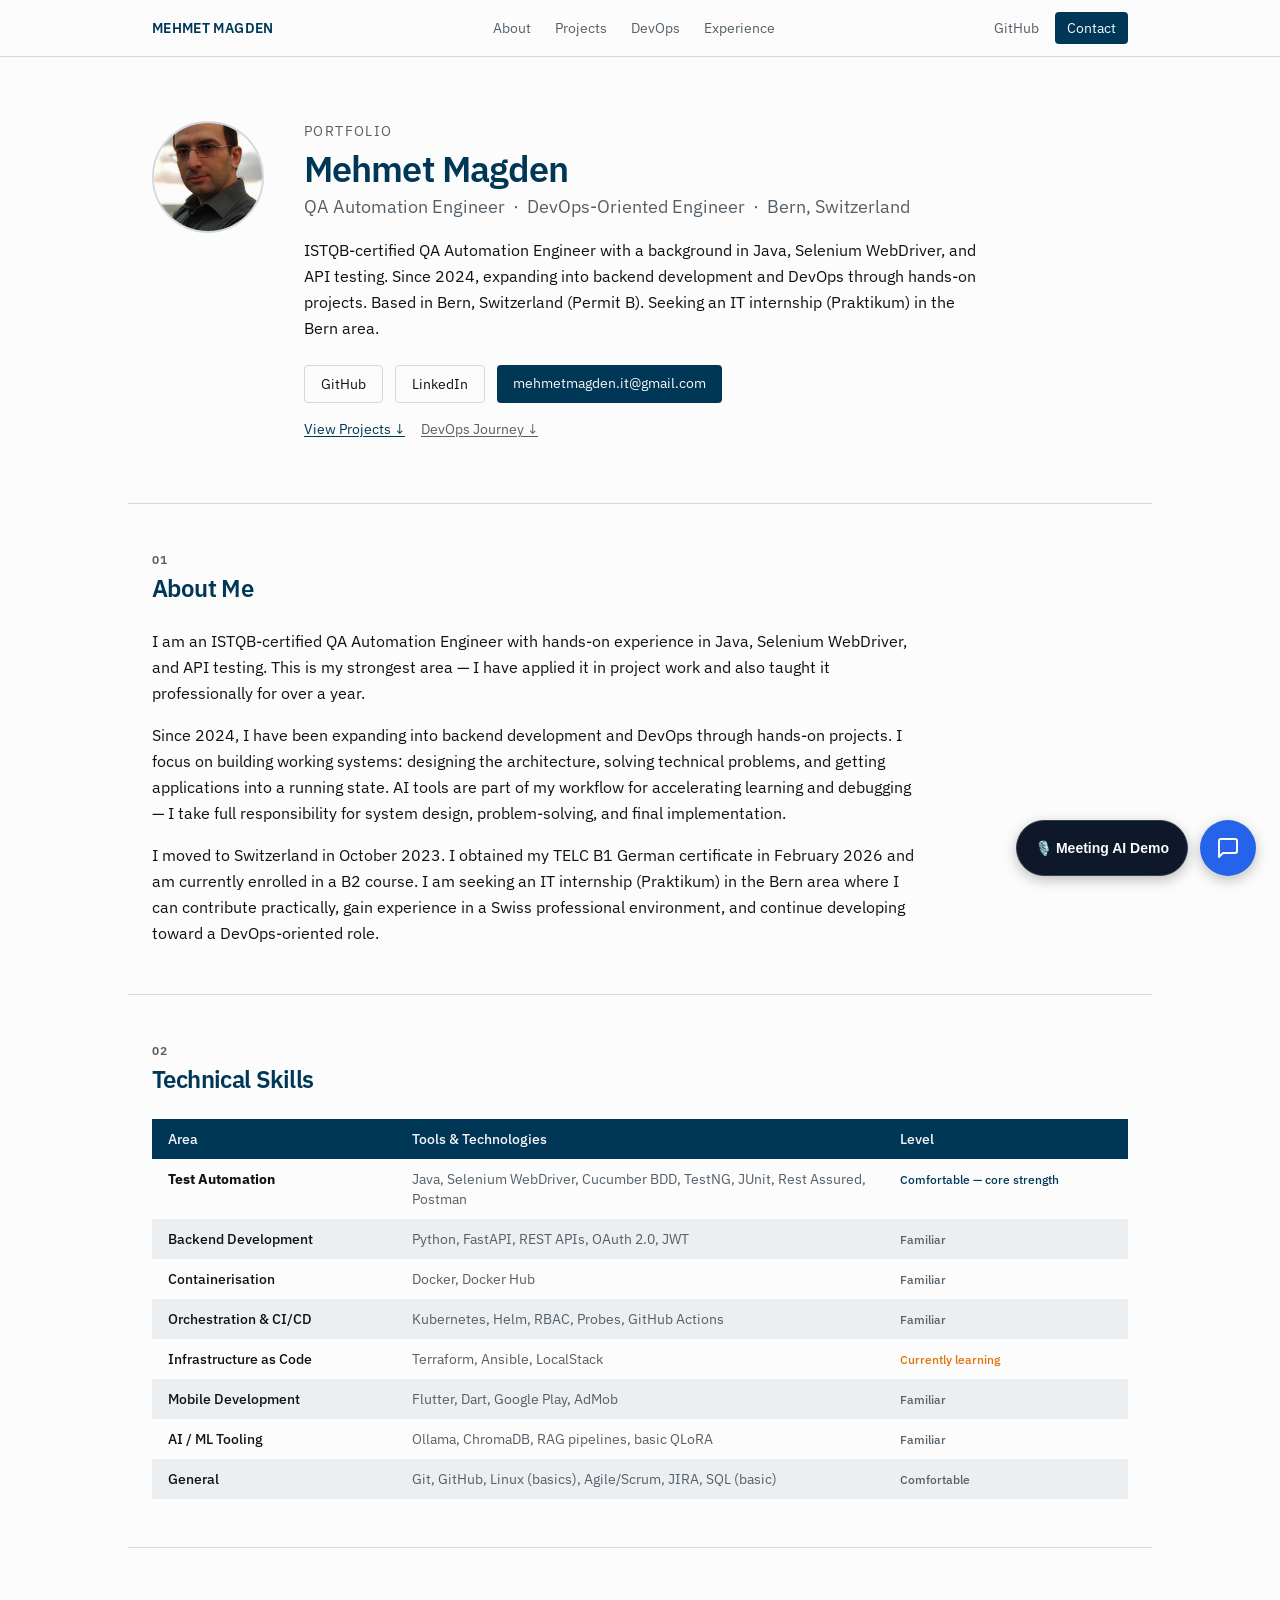
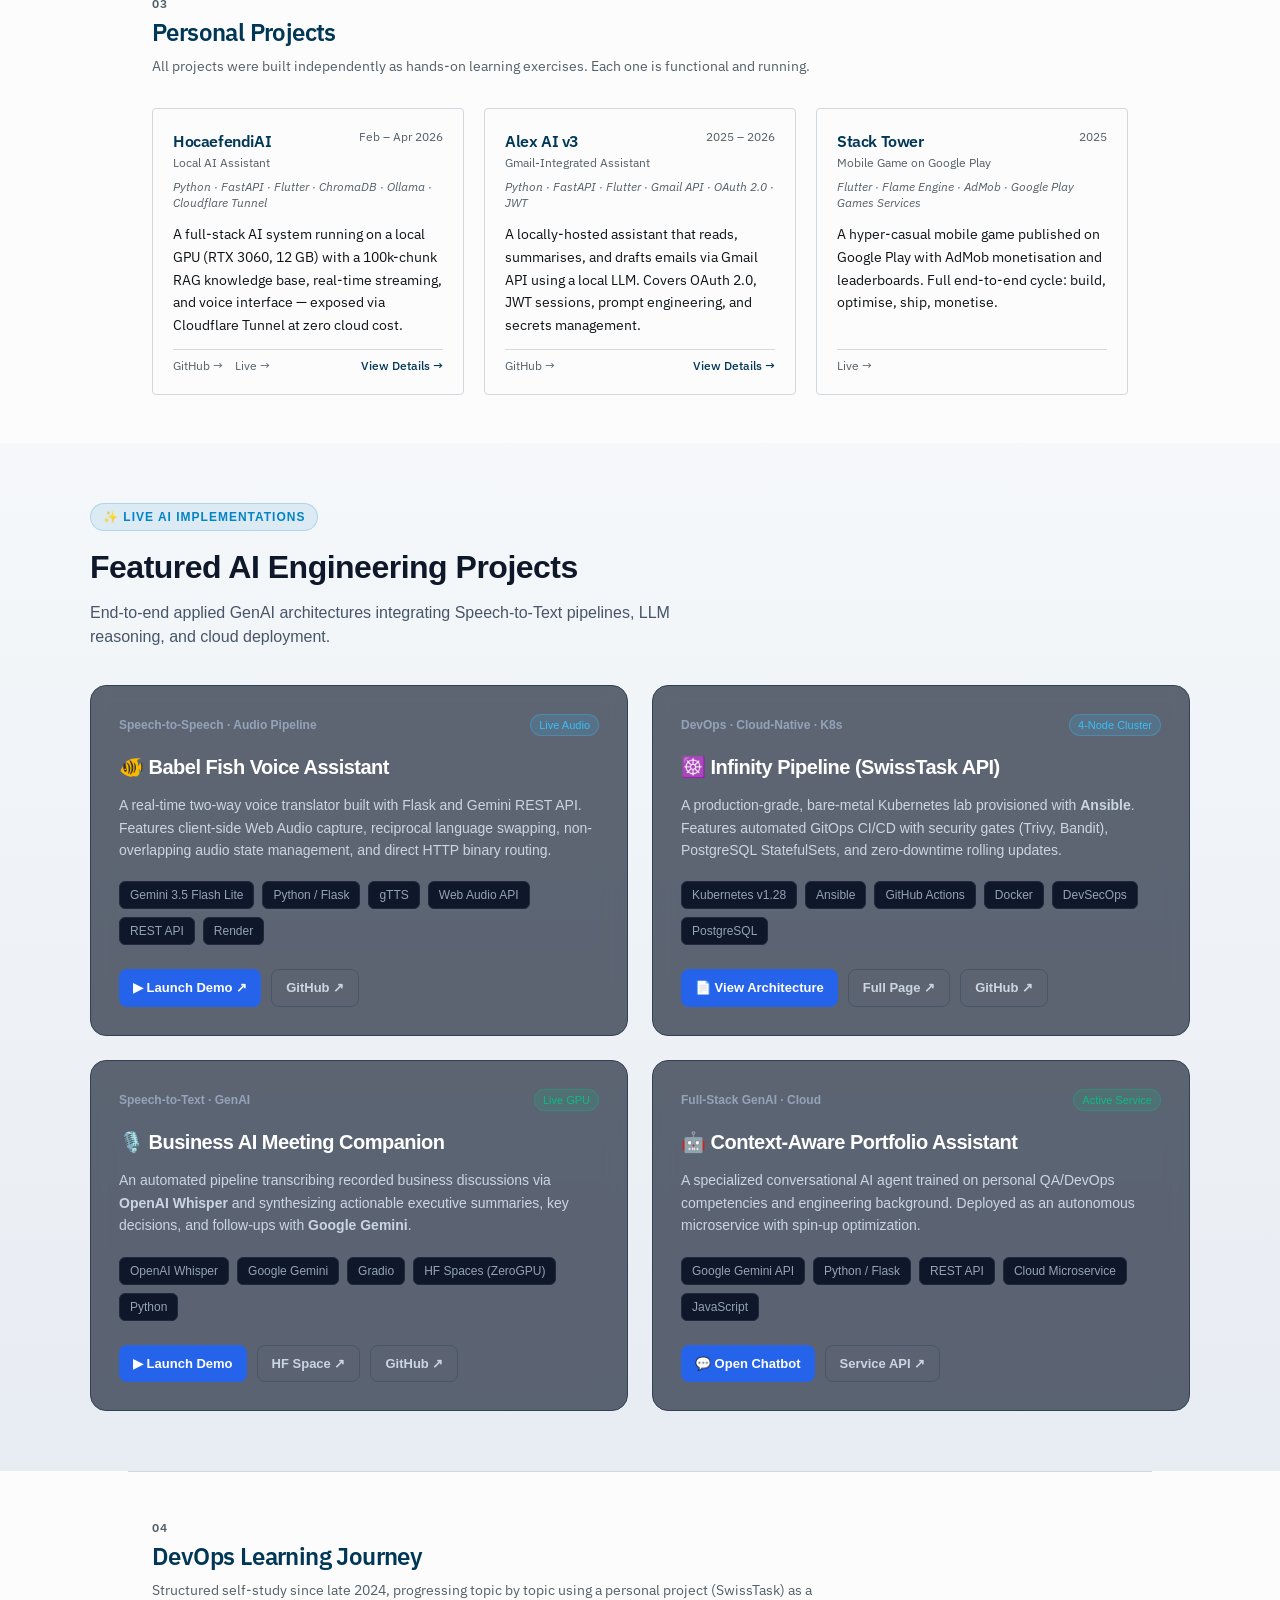
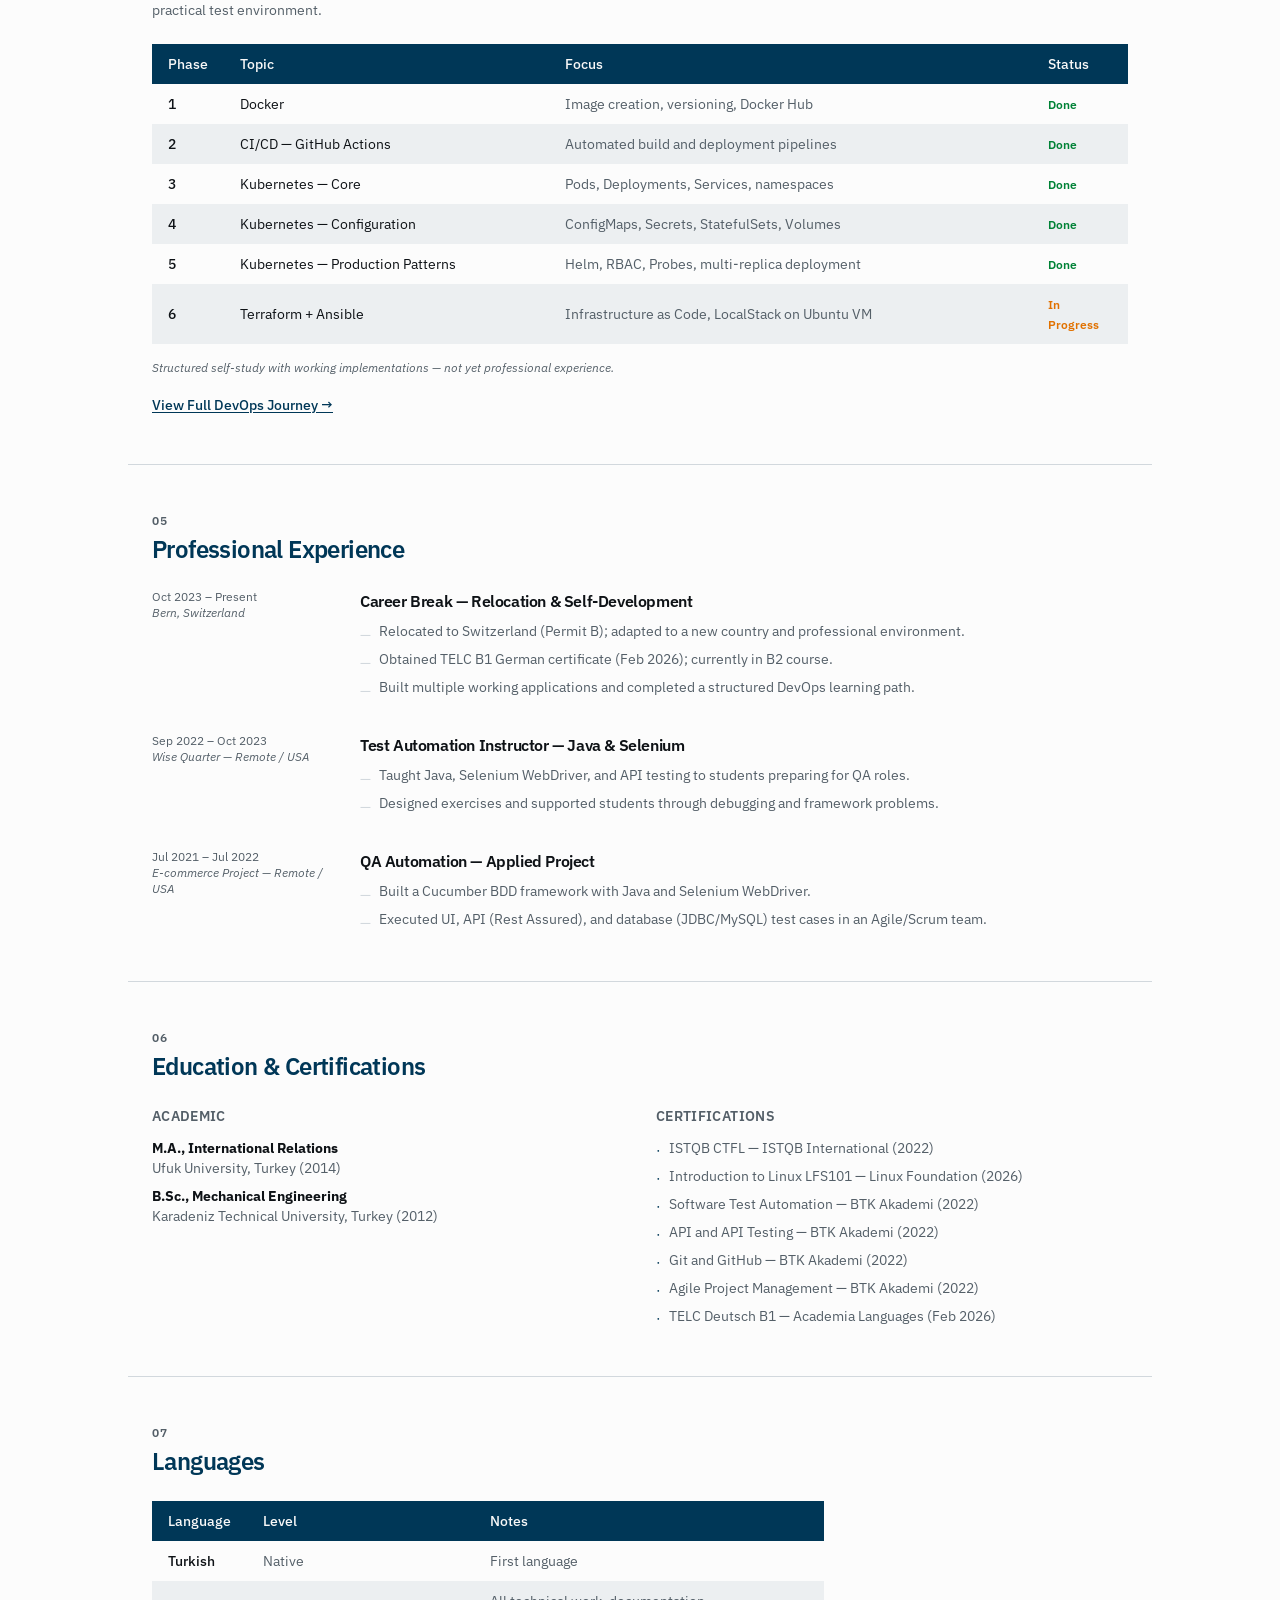
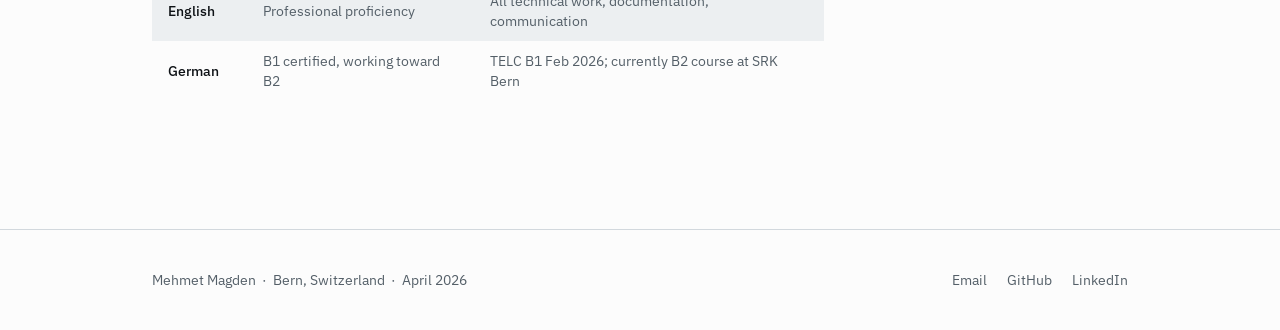
<file: index.html>
<!DOCTYPE html>
<html lang="en">
  <head>
    <meta charset="UTF-8" />
    <meta name="viewport" content="width=device-width, initial-scale=1.0" />
    <title>Mehmet Magden — QA Automation Engineer · DevOps · Bern</title>
    <meta name="description" content="Personal portfolio of Mehmet Magden — QA Automation Engineer transitioning to DevOps. Based in Bern, Switzerland." />
    <meta name="author" content="Skywork" />

    <meta property="og:title" content="Mehmet Magden — Portfolio" />
    <meta property="og:description" content="QA Automation Engineer transitioning to DevOps. Based in Bern, Switzerland." />
    <meta property="og:type" content="website" />
    <script type="module" crossorigin src="/assets/index-CN5qv0gE.js"></script>
    <link rel="stylesheet" crossorigin href="/assets/index-DxcIpa8t.css">
  </head>

  <body>
    <div id="root"></div>

    <!-- ================= START: FEATURED AI PROJECTS SECTION ================= -->
        <section id="ai-showcase-section">
          <div class="ai-showcase-container">
            <div class="ai-section-badge">✨ Live AI Implementations</div>
            <h2 class="ai-section-title">Featured AI Engineering Projects</h2>
            <p class="ai-section-subtitle">
              End-to-end applied GenAI architectures integrating Speech-to-Text pipelines, LLM reasoning, and cloud deployment.
            </p>
    
            <div class="ai-cards-grid">

              <!-- Project 4: Babel Fish -->
              <div class="ai-card">
                <div class="ai-card-header">
                  <span class="ai-tag">Speech-to-Speech · Audio Pipeline</span>
                  <span class="ai-status" style="color: #38bdf8; background: rgba(56, 189, 248, 0.15); border-color: rgba(56, 189, 248, 0.3);">Live Audio</span>
                </div>
                <h3>🐠 Babel Fish Voice Assistant</h3>
                <p>
                  A real-time two-way voice translator built with Flask and Gemini REST API. Features client-side Web Audio capture, reciprocal language swapping, non-overlapping audio state management, and direct HTTP binary routing.
                </p>
                <div class="ai-stack-list">
                  <span>Gemini 3.5 Flash Lite</span>
                  <span>Python / Flask</span>
                  <span>gTTS</span>
                  <span>Web Audio API</span>
                  <span>REST API</span>
                  <span>Render</span>
                </div>
                <div class="ai-card-actions">
                  <a href="https://babelfish.aimaden.com" target="_blank" rel="noopener" class="ai-btn ai-btn-primary">
                    ▶ Launch Demo ↗
                  </a>
                  <a href="https://github.com/MehmetMagden/babel-fish-voice-assistant" target="_blank" rel="noopener" class="ai-btn ai-btn-outline">
                    GitHub ↗
                  </a>
                </div>
              </div>          

              

              <!-- Project 3: Infinity Pipeline -->
              <div class="ai-card">
                <div class="ai-card-header">
                  <span class="ai-tag">DevOps · Cloud-Native · K8s</span>
                  <span class="ai-status" style="color: #38bdf8; background: rgba(56, 189, 248, 0.15); border-color: rgba(56, 189, 248, 0.3);">4-Node Cluster</span>
                </div>
                <h3>☸️ Infinity Pipeline (SwissTask API)</h3>
                <p>
                  A production-grade, bare-metal Kubernetes lab provisioned with <strong>Ansible</strong>. Features automated GitOps CI/CD with security gates (Trivy, Bandit), PostgreSQL StatefulSets, and zero-downtime rolling updates.
                </p>
                <div class="ai-stack-list">
                  <span>Kubernetes v1.28</span>
                  <span>Ansible</span>
                  <span>GitHub Actions</span>
                  <span>Docker</span>
                  <span>DevSecOps</span>
                  <span>PostgreSQL</span>
                </div>
                <div class="ai-card-actions">
                  <button onclick="openPipelineModal()" class="ai-btn ai-btn-primary">
                    📄 View Architecture
                  </button>
                  <a href="/infinity-pipeline.html" target="_blank" class="ai-btn ai-btn-outline" title="Open Full Page in New Tab">
                    Full Page ↗
                  </a>
                  <a href="https://github.com/MehmetMagden/infinity-pipeline" target="_blank" class="ai-btn ai-btn-outline">
                    GitHub ↗
                  </a>
                </div>
              </div>

              
              <!-- Project 1: Meeting Companion -->
              <div class="ai-card">
                <div class="ai-card-header">
                  <span class="ai-tag">Speech-to-Text · GenAI</span>
                  <span class="ai-status">Live GPU</span>
                </div>
                <h3>🎙️ Business AI Meeting Companion</h3>
                <p>
                  An automated pipeline transcribing recorded business discussions via <strong>OpenAI Whisper</strong> and synthesizing actionable executive summaries, key decisions, and follow-ups with <strong>Google Gemini</strong>.
                </p>
                <div class="ai-stack-list">
                  <span>OpenAI Whisper</span>
                  <span>Google Gemini</span>
                  <span>Gradio</span>
                  <span>HF Spaces (ZeroGPU)</span>
                  <span>Python</span>
                </div>
                <div class="ai-card-actions">
                  <button onclick="openMeetingModal()" class="ai-btn ai-btn-primary">
                    ▶ Launch Demo
                  </button>
                  <a href="https://huggingface.co/spaces/WowMaker/meeting-audio-summarizer" target="_blank" class="ai-btn ai-btn-outline">
                    HF Space ↗
                  </a>
                  <a href="https://github.com/MehmetMagden/meeting-audio-summarizer" target="_blank" class="ai-btn ai-btn-outline">
                    GitHub ↗
                  </a>
                </div>
              </div>
    
              <!-- Project 2: AI Assistant -->
              <div class="ai-card">
                <div class="ai-card-header">
                  <span class="ai-tag">Full-Stack GenAI · Cloud</span>
                  <span class="ai-status">Active Service</span>
                </div>
                <h3>🤖 Context-Aware Portfolio Assistant</h3>
                <p>
                  A specialized conversational AI agent trained on personal QA/DevOps competencies and engineering background. Deployed as an autonomous microservice with spin-up optimization.
                </p>
                <div class="ai-stack-list">
                  <span>Google Gemini API</span>
                  <span>Python / Flask</span>
                  <span>REST API</span>
                  <span>Cloud Microservice</span>
                  <span>JavaScript</span>
                </div>
                <div class="ai-card-actions">
                  <button onclick="toggleChatWindow()" class="ai-btn ai-btn-primary">
                    💬 Open Chatbot
                  </button>
                  <a href="https://aimaden-ai-service.onrender.com" target="_blank" class="ai-btn ai-btn-outline">
                    Service API ↗
                  </a>
                </div>
              </div>
            </div>
          </div>
        </section>
    
        <style>
          /* --- Featured AI Showcase Styles --- */


          
          #ai-showcase-section {
            padding: 60px 20px;
            background: linear-gradient(180deg, rgba(241, 245, 249, 0.6) 0%, rgba(226, 232, 240, 0.8) 100%);
            font-family: -apple-system, BlinkMacSystemFont, "Segoe UI", Roboto, sans-serif;
            color: #0f172a;
          }
          .ai-showcase-container {
            max-width: 1100px;
            margin: 0 auto;
          }
          .ai-section-badge {
            display: inline-block;
            font-size: 12px;
            font-weight: 600;
            text-transform: uppercase;
            letter-spacing: 1px;
            color: #0284c7;
            background: rgba(2, 132, 199, 0.1);
            padding: 4px 12px;
            border-radius: 20px;
            border: 1px solid rgba(2, 132, 199, 0.2);
            margin-bottom: 12px;
          }
          .ai-section-title {
            font-size: 32px;
            font-weight: 700;
            margin: 0 0 10px 0;
            letter-spacing: -0.5px;
            color: #0f172a;
          }
          .ai-section-subtitle {
            color: #475569;
            font-size: 16px;
            max-width: 650px;
            line-height: 1.5;
            margin: 0 0 36px 0;
          }
          .ai-cards-grid {
            display: grid;
            grid-template-columns: repeat(2, 1fr);
            gap: 24px;
          }
          @media (max-width: 768px) {
            .ai-cards-grid {
              grid-template-columns: 1fr;
            }
          }




          
          .ai-card {
            background: rgba(30, 41, 59, 0.7);
            border: 1px solid #334155;
            border-radius: 16px;
            padding: 28px;
            display: flex;
            flex-direction: column;
            justify-content: space-between;
            backdrop-filter: blur(10px);
            transition: transform 0.2s ease, border-color 0.2s ease;
          }
          .ai-card:hover {
            transform: translateY(-4px);
            border-color: #38bdf8;
          }
          .ai-card-header {
            display: flex;
            justify-content: space-between;
            align-items: center;
            margin-bottom: 16px;
          }
          .ai-tag {
            font-size: 12px;
            font-weight: 600;
            color: #94a3b8;
          }
          .ai-status {
            font-size: 11px;
            background: rgba(16, 185, 129, 0.15);
            color: #10b981;
            padding: 2px 8px;
            border-radius: 12px;
            border: 1px solid rgba(16, 185, 129, 0.3);
          }
          .ai-card h3 {
            font-size: 20px;
            font-weight: 600;
            margin: 0 0 12px 0;
            color: #ffffff;
          }
          .ai-card p {
            font-size: 14px;
            line-height: 1.6;
            color: #cbd5e1;
            margin: 0 0 20px 0;
            flex-grow: 1;
          }
          .ai-stack-list {
            display: flex;
            flex-wrap: wrap;
            gap: 8px;
            margin-bottom: 24px;
          }
          .ai-stack-list span {
            font-size: 12px;
            background: #0f172a;
            color: #94a3b8;
            padding: 4px 10px;
            border-radius: 6px;
            border: 1px solid #1e293b;
          }
          .ai-card-actions {
            display: flex;
            flex-wrap: wrap;
            gap: 10px;
          }
          .ai-btn {
            font-size: 13px;
            font-weight: 600;
            padding: 8px 14px;
            border-radius: 8px;
            text-decoration: none;
            cursor: pointer;
            display: inline-flex;
            align-items: center;
            transition: all 0.2s;
            border: none;
          }
          .ai-btn-primary {
            background: #2563eb;
            color: #ffffff;
          }
          .ai-btn-primary:hover {
            background: #1d4ed8;
          }
          .ai-btn-outline {
            background: transparent;
            color: #cbd5e1;
            border: 1px solid #475569;
          }
          .ai-btn-outline:hover {
            border-color: #38bdf8;
            color: #ffffff;
          }
        </style>
        <!-- ================= END: FEATURED AI PROJECTS SECTION ================= -->    

    <!-- ================= START: AI MEETING COMPANION MODAL ================= -->
    <div id="meeting-modal-backdrop" onclick="handleBackdropClick(event)">
      <div id="meeting-modal-content">
        <div id="meeting-modal-header">
          <div style="display:flex; align-items:center; gap:8px;">
            <span>🎙️</span>
            <strong>Business AI Meeting Companion</strong>
            <span style="font-size:11px; background:#0ea5e9; color:#fff; padding:2px 8px; border-radius:12px;">Live Demo</span>
          </div>
          <button onclick="closeMeetingModal()" title="Close">&times;</button>
        </div>
        
        <div id="meeting-modal-body">
          <iframe
            id="meeting-iframe"
            src="https://wowmaker-meeting-audio-summarizer.hf.space"
            frameborder="0"
            allow="microphone; camera; clipboard-read; clipboard-write; autoplay;"
          ></iframe>
        </div>
      </div>
    </div>

    <!-- ================= START: INFINITY PIPELINE MODAL ================= -->
    <div id="pipeline-modal-backdrop" onclick="handlePipelineBackdropClick(event)">
      <div id="meeting-modal-content" style="max-width: 1050px; height: 90vh;">
        <div id="meeting-modal-header">
          <div style="display:flex; align-items:center; gap:8px;">
            <span>☸️</span>
            <strong>Infinity Pipeline: Engineering Architecture & Deep-Dive Report</strong>
            <span style="font-size:11px; background:#0284c7; color:#fff; padding:2px 8px; border-radius:12px;">Case Study</span>
          </div>
          <button onclick="closePipelineModal()" title="Close">&times;</button>
        </div>
        
        <div id="meeting-modal-body">
          <iframe
            id="pipeline-iframe"
            src="/infinity-pipeline.html"
            frameborder="0"
            style="width: 100%; height: 100%; border: none;"
          ></iframe>
        </div>
      </div>
    </div>
    <!-- ================= END: INFINITY PIPELINE MODAL ================= -->
    

    <!-- Floating Trigger Button for Meeting Companion -->
    <button id="meeting-launch-btn" onclick="openMeetingModal()" title="Try Meeting Companion Demo">
      <span>🎙️ Meeting AI Demo</span>
    </button>
    <!-- ================= END: AI MEETING COMPANION MODAL ================= -->

    <!-- ================= START: AI CHATBOT WIDGET ================= -->
    <div id="ai-chat-widget">
      <button id="ai-chat-btn" onclick="toggleChatWindow()" title="Chat with Mehmet's AI Assistant">
        <svg width="24" height="24" viewBox="0 0 24 24" fill="none" stroke="currentColor" stroke-width="2" stroke-linecap="round" stroke-linejoin="round">
          <path d="M21 15a2 2 0 0 1-2 2H7l-4 4V5a2 2 0 0 1 2-2h14a2 2 0 0 1 2 2z"></path>
        </svg>
      </button>
      
      <div id="ai-chat-container">
        <div id="ai-chat-header">
          <div style="display:flex; align-items:center; gap:8px;">
            <span style="display:inline-block; width:10px; height:10px; background:#10b981; border-radius:50%;"></span>
            <span>Mehmet's AI Assistant</span>
          </div>
          <button onclick="toggleChatWindow()" style="background:none; border:none; color:#fff; font-size:18px; cursor:pointer;">&times;</button>
        </div>
      
        <div id="ai-chat-messages">
          <div class="ai-msg bot">
            Hello! I am Mehmet Magden's portfolio assistant. Feel free to ask about his skills, projects, or background!
            <div style="font-size: 11px; color: #64748b; margin-top: 6px; border-top: 1px dashed #cbd5e1; padding-top: 4px;">
              ⏳ <em>Note: Hosted on a free cloud instance; the initial response may take ~30 seconds to spin up.</em>
            </div>
          </div>
        </div>
      
        <div id="ai-chat-input-area">
          <input type="text" id="ai-user-input" placeholder="Ask a question..." onkeypress="handleKeyPress(event)" />
          <button onclick="sendChatMessage()">Send</button>
        </div>
      </div>
    </div>
    <!-- ================= END: AI CHATBOT WIDGET ================= -->

    <style>

      
      /* --- Meeting Companion Floating Button --- */
      #meeting-launch-btn {
        position: fixed;
        bottom: 24px;
        right: 92px;
        z-index: 99998;
        background: #0f172a;
        color: #f8fafc;
        border: 1px solid #334155;
        border-radius: 28px;
        padding: 0 18px;
        height: 56px;
        display: flex;
        align-items: center;
        gap: 8px;
        font-family: -apple-system, BlinkMacSystemFont, "Segoe UI", Roboto, sans-serif;
        font-size: 14px;
        font-weight: 600;
        cursor: pointer;
        box-shadow: 0 4px 14px rgba(0,0,0,0.25);
        transition: all 0.2s ease;
      }
      #meeting-launch-btn:hover {
        background: #1e293b;
        transform: translateY(-2px);
        border-color: #38bdf8;
      }

      /* --- Meeting Modal Styles --- */
      #meeting-modal-backdrop,
      #pipeline-modal-backdrop {
        display: none;
        position: fixed;
        inset: 0;
        background: rgba(15, 23, 42, 0.75);
        backdrop-filter: blur(4px);
        z-index: 100000;
        align-items: center;
        justify-content: center;
        padding: 16px;
      }
      #meeting-modal-content {
        width: 100%;
        max-width: 1000px;
        height: 85vh;
        background: #ffffff;
        border-radius: 14px;
        overflow: hidden;
        display: flex;
        flex-direction: column;
        box-shadow: 0 20px 40px rgba(0,0,0,0.35);
        border: 1px solid #334155;
      }
      #meeting-modal-header {
        background: #1e293b;
        color: #fff;
        padding: 14px 20px;
        display: flex;
        justify-content: space-between;
        align-items: center;
        font-family: -apple-system, BlinkMacSystemFont, "Segoe UI", Roboto, sans-serif;
      }
      #meeting-modal-header button {
        background: none;
        border: none;
        color: #cbd5e1;
        font-size: 24px;
        line-height: 1;
        cursor: pointer;
      }
      #meeting-modal-header button:hover {
        color: #fff;
      }
      #meeting-modal-body {
        flex: 1;
        width: 100%;
        height: calc(100% - 53px);
        background: #f8fafc;
      }
      #meeting-iframe {
        width: 100%;
        height: 100%;
        border: none;
        display: block;
      }

      /* --- AI Chatbot Widget Styles --- */
      #ai-chat-widget {
        position: fixed;
        bottom: 24px;
        right: 24px;
        z-index: 99999;
        font-family: -apple-system, BlinkMacSystemFont, "Segoe UI", Roboto, sans-serif;
      }
      #ai-chat-btn {
        width: 56px;
        height: 56px;
        border-radius: 50%;
        background: #2563eb;
        color: white;
        border: none;
        cursor: pointer;
        box-shadow: 0 4px 14px rgba(0,0,0,0.25);
        display: flex;
        align-items: center;
        justify-content: center;
        transition: transform 0.2s;
      }
      #ai-chat-btn:hover {
        transform: scale(1.05);
      }
      #ai-chat-container {
        display: none;
        position: absolute;
        bottom: 70px;
        right: 0;
        width: 360px;
        max-width: 90vw;
        height: 480px;
        background: #ffffff;
        border-radius: 12px;
        box-shadow: 0 8px 30px rgba(0,0,0,0.18);
        overflow: hidden;
        flex-direction: column;
        border: 1px solid #e2e8f0;
      }
      #ai-chat-header {
        background: #1e293b;
        color: #fff;
        padding: 14px 16px;
        font-weight: 600;
        display: flex;
        justify-content: space-between;
        align-items: center;
      }
      #ai-chat-messages {
        flex: 1;
        padding: 16px;
        overflow-y: auto;
        display: flex;
        flex-direction: column;
        gap: 10px;
        background: #f8fafc;
      }
      .ai-msg {
        max-width: 80%;
        padding: 10px 14px;
        border-radius: 10px;
        font-size: 14px;
        line-height: 1.4;
      }
      .ai-msg.bot {
        background: #ffffff;
        border: 1px solid #e2e8f0;
        align-self: flex-start;
        color: #1e293b;
      }
      .ai-msg.user {
        background: #2563eb;
        color: white;
        align-self: flex-end;
      }
      #ai-chat-input-area {
        display: flex;
        padding: 12px;
        background: #ffffff;
        border-top: 1px solid #e2e8f0;
        gap: 8px;
      }
      #ai-user-input {
        flex: 1;
        border: 1px solid #cbd5e1;
        padding: 8px 12px;
        border-radius: 6px;
        outline: none;
        font-size: 14px;
      }
      #ai-chat-input-area button {
        background: #2563eb;
        color: white;
        border: none;
        padding: 8px 14px;
        border-radius: 6px;
        cursor: pointer;
        font-weight: 500;
      }

      /* Mobil Uyumluluk */
      @media (max-width: 600px) {
        #meeting-launch-btn span {
          display: none;
        }
        #meeting-launch-btn {
          width: 56px;
          padding: 0;
          justify-content: center;
          right: 88px;
        }
        #meeting-launch-btn::after {
          content: "🎙️";
          font-size: 20px;
        }
      }
    </style>

    <script>
      // --- Meeting Modal Mantığı ---
      function openMeetingModal() {
        const modal = document.getElementById("meeting-modal-backdrop");
        if (modal) {
          modal.style.display = "flex";
        }
      }

      function closeMeetingModal() {
        const modal = document.getElementById("meeting-modal-backdrop");
        if (modal) {
          modal.style.display = "none";
        }
      }

      // --- Infinity Pipeline Modal Mantığı ---
      function openPipelineModal() {
        const modal = document.getElementById("pipeline-modal-backdrop");
        if (modal) modal.style.display = "flex";
      }

      function closePipelineModal() {
        const modal = document.getElementById("pipeline-modal-backdrop");
        if (modal) modal.style.display = "none";
      }

      function handlePipelineBackdropClick(e) {
        if (e.target.id === "pipeline-modal-backdrop") {
          closePipelineModal();
        }
      }

      // ESC tuşuyla kapatmayı güncelleme
      document.addEventListener("keydown", (e) => {
        if (e.key === "Escape") {
          closeMeetingModal();
          closePipelineModal();
        }
      });

      

      function handleBackdropClick(e) {
        if (e.target.id === "meeting-modal-backdrop") {
          closeMeetingModal();
        }
      }

      document.addEventListener("keydown", (e) => {
        if (e.key === "Escape") closeMeetingModal();
      });

      // --- AI Chatbot Mantığı ---
      const API_URL = "https://aimaden-ai-service.onrender.com/chat";

      function toggleChatWindow() {
        const container = document.getElementById("ai-chat-container");
        container.style.display = container.style.display === "flex" ? "none" : "flex";
      }

      function handleKeyPress(e) {
        if (e.key === "Enter") sendChatMessage();
      }

      async function sendChatMessage() {
        const input = document.getElementById("ai-user-input");
        const msg = input.value.trim();
        if (!msg) return;

        const chatMessages = document.getElementById("ai-chat-messages");

        chatMessages.innerHTML += `<div class="ai-msg user">${msg}</div>`;
        input.value = "";
        chatMessages.scrollTop = chatMessages.scrollHeight;

        const loadingId = "loading-" + Date.now();
        chatMessages.innerHTML += `<div class="ai-msg bot" id="${loadingId}">Thinking... (Waking up server if idle)</div>`;
        chatMessages.scrollTop = chatMessages.scrollHeight;

        try {
          const res = await fetch(API_URL, {
            method: "POST",
            headers: { "Content-Type": "application/json" },
            body: JSON.stringify({ message: msg })
          });
          const data = await res.json();
          document.getElementById(loadingId).innerText = data.reply || data.error || "No response.";
        } catch (err) {
          document.getElementById(loadingId).innerText = "Connection error. Please try again.";
        }
        chatMessages.scrollTop = chatMessages.scrollHeight;
      }


    // React DOM'u oluşturduktan sonra AI Showcase'i doğrudan Projects bölümünün altına bağlar
    window.addEventListener("DOMContentLoaded", () => {
      const checkReactRender = setInterval(() => {
        // React projenizdeki projeler alanını tespit eder (genelde id veya section olarak bulunur)
        const projectsSection = document.getElementById("projects") || document.querySelector('section[id*="project"]');
        const aiShowcase = document.getElementById("ai-showcase-section");
    
        if (projectsSection && aiShowcase) {
          // AI bölümünü React'in Projeler bölümünün hemen ardına taşır
          projectsSection.insertAdjacentElement("afterend", aiShowcase);
          clearInterval(checkReactRender);
        }
      }, 100);
    
      // 5 saniye sonra aramayı durdurur (kaynak tasarrufu)
      setTimeout(() => clearInterval(checkReactRender), 5000);
    });      


      
    </script>
  </body>
</html>
</file>
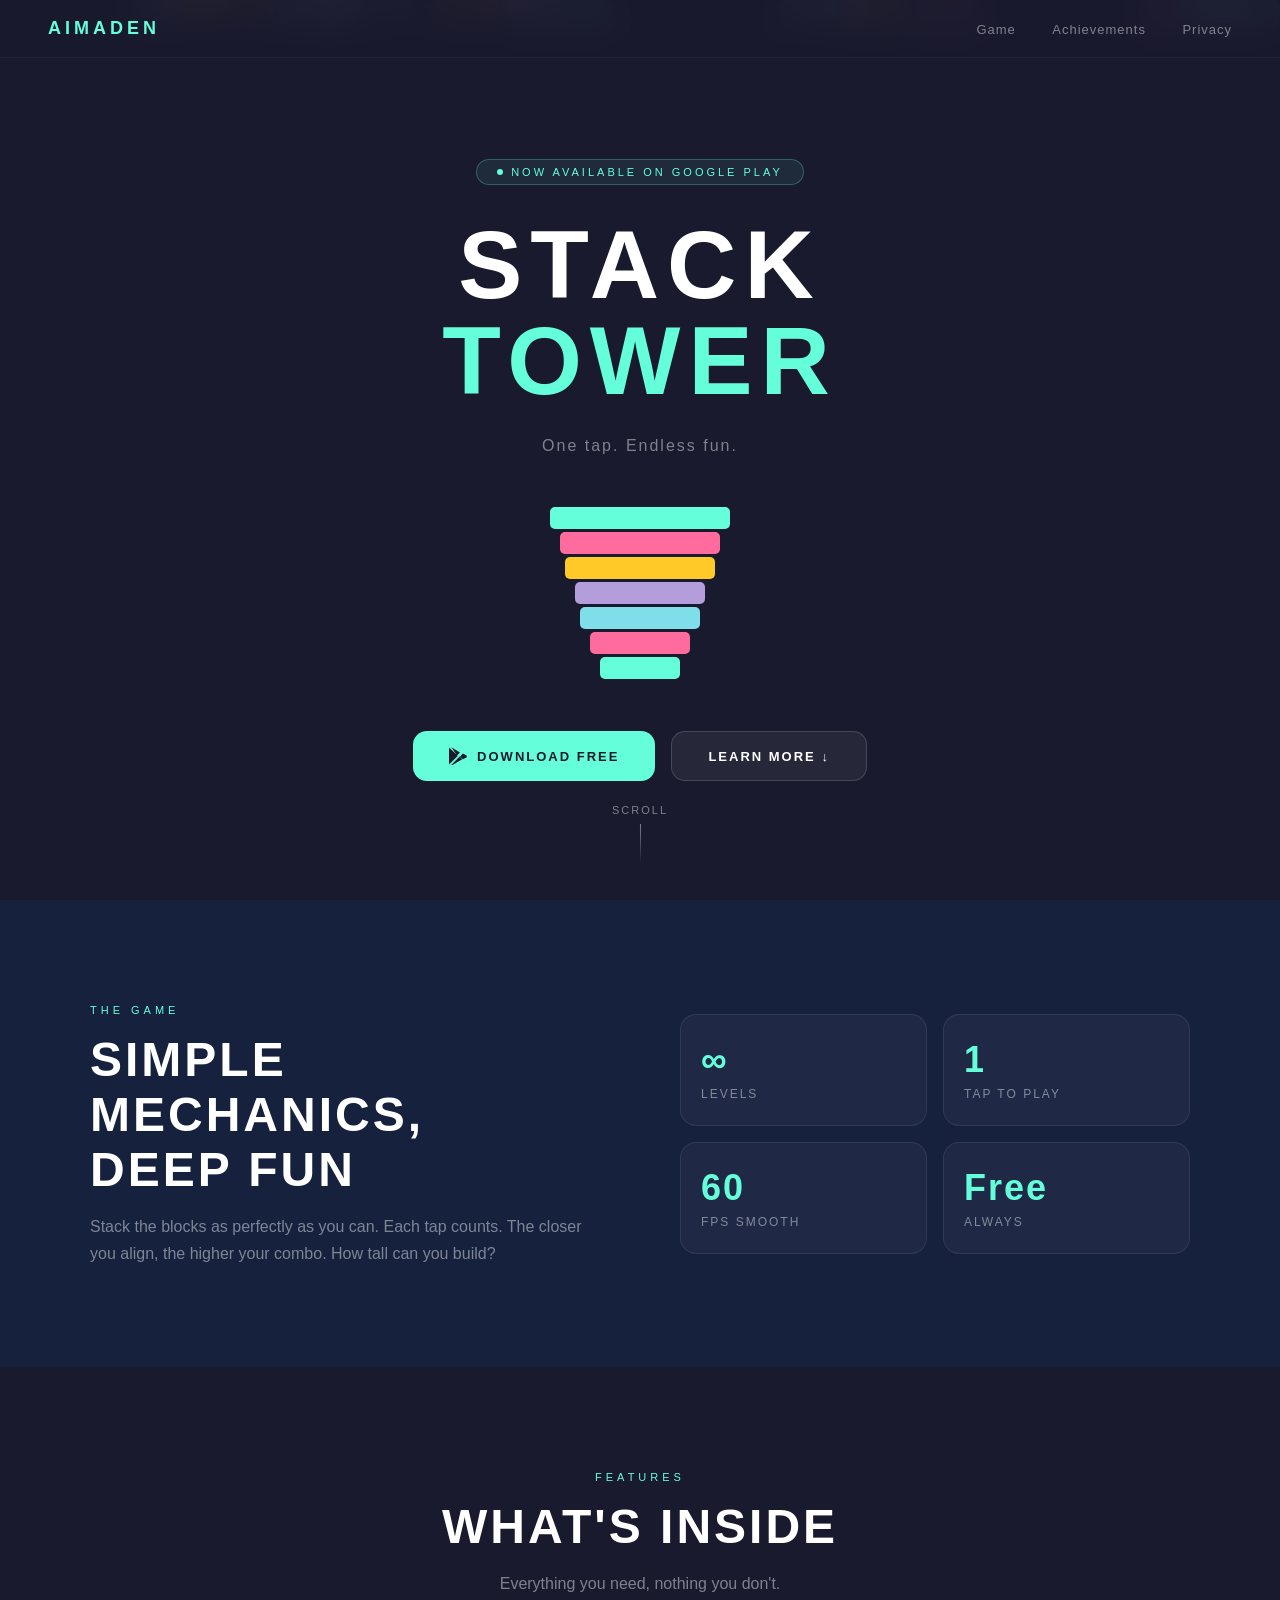
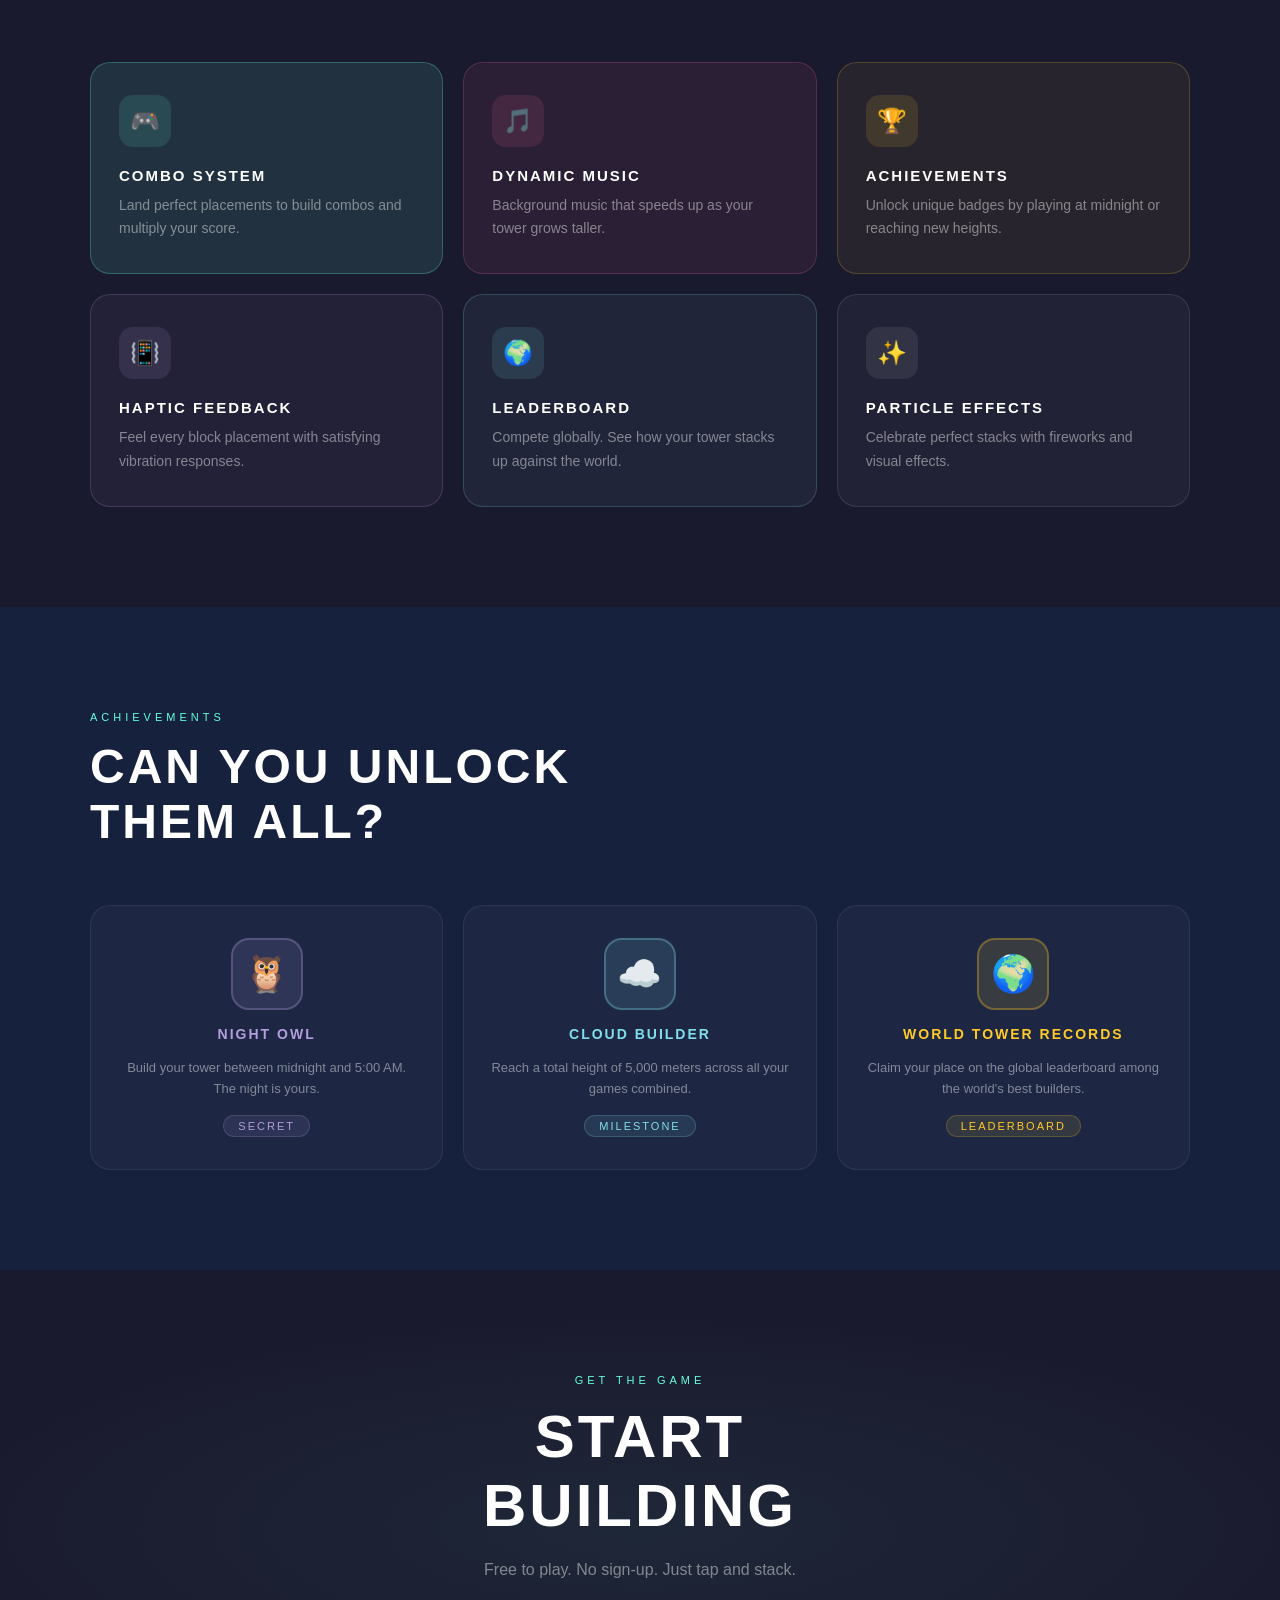
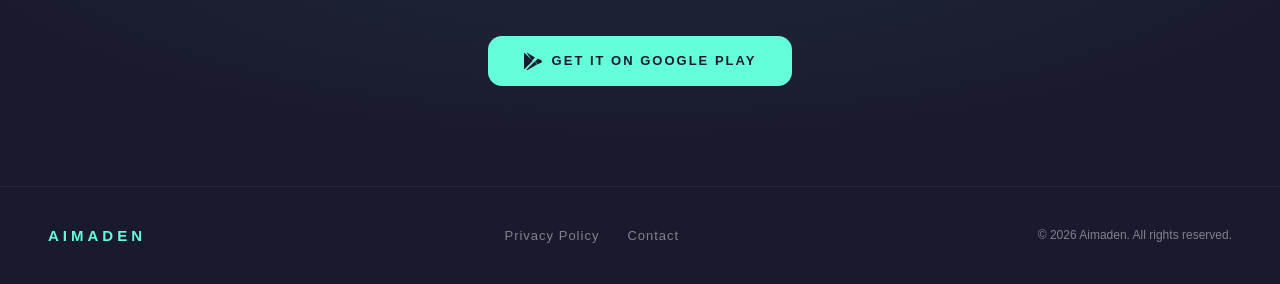
<file: game/index.html>
<!DOCTYPE html><html lang="en"><head>
  <meta charset="UTF-8"/>
  <meta name="viewport" content="width=device-width, initial-scale=1.0"/>
  <title>Aimaden – Stack Tower</title>
  <meta name="description" content="Aimaden – Independent mobile game developer. Creator of Stack Tower, available on Google Play."/>

  <style>
    *, *::before, *::after { margin: 0; padding: 0; box-sizing: border-box; }

    :root {
      --bg:       #1a1a2e;
      --bg2:      #16213e;
      --teal:     #64ffda;
      --pink:     #ff6b9d;
      --amber:    #ffca28;
      --purple:   #b39ddb;
      --lblue:    #80deea;
      --text:     #ffffff;
      --muted:    rgba(255,255,255,0.45);
    }

    html { scroll-behavior: smooth; }

    body {
      background: var(--bg);
      color: var(--text);
      font-family: -apple-system, BlinkMacSystemFont, 'Segoe UI', Roboto, sans-serif;
      overflow-x: hidden;
    }

    /* ── HEADER ─────────────────────────────── */
    header {
      position: fixed; top: 0; left: 0; right: 0; z-index: 100;
      padding: 18px 48px;
      display: flex; align-items: center; justify-content: space-between;
      background: rgba(26,26,46,0.85);
      backdrop-filter: blur(12px);
      border-bottom: 1px solid rgba(255,255,255,0.06);
    }
    .logo {
      font-size: 18px; font-weight: 900; letter-spacing: 4px;
      color: var(--teal); text-decoration: none; text-transform: uppercase;
    }
    nav a {
      color: var(--muted); text-decoration: none;
      font-size: 13px; letter-spacing: 1px; margin-left: 32px;
      transition: color .2s;
    }
    nav a:hover { color: var(--teal); }

    /* ── HERO ────────────────────────────────── */
    .hero {
      min-height: 100vh;
      display: flex; flex-direction: column;
      align-items: center; justify-content: center;
      text-align: center;
      padding: 120px 24px 80px;
      position: relative; overflow: hidden;
    }

    /* Floating blocks background */
    .blocks-bg {
      position: absolute; inset: 0; pointer-events: none;
      overflow: hidden;
    }
    .block {
      position: absolute; border-radius: 6px; opacity: 0.12;
      animation: floatUp linear infinite;
    }
    @keyframes floatUp {
      0%   { transform: translateY(110vh) rotate(0deg);   opacity: 0; }
      10%  { opacity: 0.12; }
      90%  { opacity: 0.12; }
      100% { transform: translateY(-20vh) rotate(360deg); opacity: 0; }
    }

    .hero-eyebrow {
      display: inline-flex; align-items: center; gap: 8px;
      background: rgba(100,255,218,0.08);
      border: 1px solid rgba(100,255,218,0.25);
      border-radius: 30px; padding: 6px 20px;
      font-size: 11px; letter-spacing: 3px; text-transform: uppercase;
      color: var(--teal); margin-bottom: 32px;
    }
    .hero-eyebrow span { width: 6px; height: 6px; border-radius: 50%; background: var(--teal); display: inline-block; animation: pulse 1.5s ease-in-out infinite; }
    @keyframes pulse { 0%,100%{opacity:1;transform:scale(1)} 50%{opacity:.4;transform:scale(.7)} }

    h1 {
      font-size: clamp(52px, 10vw, 96px);
      font-weight: 900; letter-spacing: 8px;
      text-transform: uppercase; line-height: 1;
      margin-bottom: 8px;
    }
    h1 em { color: var(--teal); font-style: normal; }

    .hero-sub {
      font-size: 16px; color: var(--muted);
      letter-spacing: 2px; margin: 20px 0 52px;
    }

    /* Tower visual */
    .tower {
      display: flex; flex-direction: column;
      align-items: center; gap: 3px;
      margin-bottom: 52px;
    }
    .tower-block {
      height: 22px; border-radius: 5px;
      animation: towerPop .4s cubic-bezier(.34,1.56,.64,1) backwards;
    }
    @keyframes towerPop {
      from { opacity:0; transform:scaleX(.3); }
      to   { opacity:1; transform:scaleX(1); }
    }

    /* CTA */
    .cta-group { display: flex; gap: 16px; flex-wrap: wrap; justify-content: center; }

    .btn-primary {
      display: inline-flex; align-items: center; gap: 10px;
      background: var(--teal); color: var(--bg);
      text-decoration: none; font-weight: 800;
      font-size: 13px; letter-spacing: 2px; text-transform: uppercase;
      border-radius: 14px; padding: 16px 36px;
      transition: transform .2s, box-shadow .2s;
      box-shadow: 0 0 0 0 rgba(100,255,218,0);
    }
    .btn-primary:hover {
      transform: translateY(-2px);
      box-shadow: 0 8px 32px rgba(100,255,218,0.25);
    }
    .btn-primary svg { width:18px; height:18px; flex-shrink:0; }

    .btn-secondary {
      display: inline-flex; align-items: center; gap: 10px;
      background: rgba(255,255,255,0.06);
      border: 1px solid rgba(255,255,255,0.15);
      color: var(--text); text-decoration: none; font-weight: 600;
      font-size: 13px; letter-spacing: 2px; text-transform: uppercase;
      border-radius: 14px; padding: 16px 36px;
      transition: background .2s, border-color .2s, transform .2s;
    }
    .btn-secondary:hover {
      background: rgba(255,255,255,0.1);
      border-color: rgba(100,255,218,0.4);
      transform: translateY(-2px);
    }

    /* Scroll hint */
    .scroll-hint {
      position: absolute; bottom: 36px; left: 50%; transform: translateX(-50%);
      display: flex; flex-direction: column; align-items: center; gap: 8px;
      color: var(--muted); font-size: 11px; letter-spacing: 2px; text-transform: uppercase;
    }
    .scroll-hint::after {
      content: ''; width: 1px; height: 40px;
      background: linear-gradient(to bottom, var(--muted), transparent);
      animation: scrollLine 1.8s ease-in-out infinite;
    }
    @keyframes scrollLine { 0%,100%{opacity:.2;transform:scaleY(.5)} 50%{opacity:1;transform:scaleY(1)} }

    /* ── SECTION COMMON ─────────────────────── */
    section { padding: 100px 24px; }

    .section-label {
      display: inline-block;
      font-size: 11px; letter-spacing: 4px; text-transform: uppercase;
      color: var(--teal); margin-bottom: 16px;
    }
    .section-title {
      font-size: clamp(28px,5vw,48px); font-weight: 900;
      letter-spacing: 3px; text-transform: uppercase;
      margin-bottom: 16px;
    }
    .section-desc { color: var(--muted); font-size: 16px; line-height: 1.7; max-width: 520px; }

    /* ── ABOUT ───────────────────────────────── */
    .about { background: var(--bg2); }
    .about-inner {
      max-width: 1100px; margin: 0 auto;
      display: grid; grid-template-columns: 1fr 1fr; gap: 80px; align-items: center;
    }

    .stats-grid {
      display: grid; grid-template-columns: 1fr 1fr; gap: 16px;
    }
    .stat-card {
      background: rgba(255,255,255,0.04);
      border: 1px solid rgba(255,255,255,0.08);
      border-radius: 16px; padding: 24px 20px;
      transition: border-color .2s, transform .2s;
    }
    .stat-card:hover { border-color: rgba(100,255,218,0.3); transform: translateY(-3px); }
    .stat-value {
      font-size: 36px; font-weight: 900; letter-spacing: 2px;
      color: var(--teal); margin-bottom: 6px;
    }
    .stat-label { font-size: 12px; color: var(--muted); letter-spacing: 2px; text-transform: uppercase; }

    /* ── FEATURES ────────────────────────────── */
    .features-inner { max-width: 1100px; margin: 0 auto; }
    .features-header { text-align: center; margin-bottom: 64px; }
    .features-header .section-desc { margin: 0 auto; }

    .features-grid {
      display: grid; grid-template-columns: repeat(3, 1fr); gap: 20px;
    }
    .feature-card {
      background: rgba(255,255,255,0.03);
      border: 1px solid rgba(255,255,255,0.07);
      border-radius: 20px; padding: 32px 28px;
      transition: transform .2s, border-color .2s, background .2s;
    }
    .feature-card:hover {
      transform: translateY(-6px);
      background: rgba(255,255,255,0.06);
    }
    .feature-icon {
      width: 52px; height: 52px; border-radius: 14px;
      display: flex; align-items: center; justify-content: center;
      font-size: 24px; margin-bottom: 20px;
    }
    .feature-card h3 {
      font-size: 15px; font-weight: 700; letter-spacing: 2px;
      text-transform: uppercase; margin-bottom: 10px;
    }
    .feature-card p { font-size: 14px; color: var(--muted); line-height: 1.7; }

    /* Accent colors per feature */
    .fc-teal   { background: rgba(100,255,218,0.1); border-color: rgba(100,255,218,.25); }
    .fi-teal   { background: rgba(100,255,218,0.12); }
    .fc-pink   { background: rgba(255,107,157,0.07); border-color: rgba(255,107,157,.2); }
    .fi-pink   { background: rgba(255,107,157,0.12); }
    .fc-amber  { background: rgba(255,202,40,0.06);  border-color: rgba(255,202,40,.2);  }
    .fi-amber  { background: rgba(255,202,40,0.12);  }
    .fc-purple { background: rgba(179,157,219,0.06); border-color: rgba(179,157,219,.2); }
    .fi-purple { background: rgba(179,157,219,0.12); }
    .fc-lblue  { background: rgba(128,222,234,0.06); border-color: rgba(128,222,234,.2); }
    .fi-lblue  { background: rgba(128,222,234,0.12); }
    .fc-white  { background: rgba(255,255,255,0.04); border-color: rgba(255,255,255,.1); }
    .fi-white  { background: rgba(255,255,255,0.08); }

    /* ── ACHIEVEMENTS ────────────────────────── */
    .achievements { background: var(--bg2); }
    .achievements-inner { max-width: 1100px; margin: 0 auto; }
    .achievements-header { margin-bottom: 56px; }

    .ach-grid {
      display: grid; grid-template-columns: repeat(3, 1fr); gap: 20px;
    }
    .ach-card {
      background: rgba(255,255,255,0.03);
      border: 1px solid rgba(255,255,255,0.07);
      border-radius: 20px; padding: 32px 24px;
      display: flex; flex-direction: column; align-items: center; text-align: center;
      gap: 16px;
      transition: transform .25s, border-color .25s;
    }
    .ach-card:hover { transform: translateY(-6px); border-color: rgba(100,255,218,0.25); }

    .ach-badge {
      width: 72px; height: 72px; border-radius: 18px;
      font-size: 36px;
      display: flex; align-items: center; justify-content: center;
      border: 2px solid rgba(255,255,255,0.1);
    }
    .ach-name {
      font-size: 14px; font-weight: 800; letter-spacing: 2px;
      text-transform: uppercase;
    }
    .ach-desc { font-size: 13px; color: var(--muted); line-height: 1.6; }
    .ach-tag {
      font-size: 11px; letter-spacing: 2px; text-transform: uppercase;
      padding: 4px 14px; border-radius: 20px;
    }

    /* ── DOWNLOAD ────────────────────────────── */
    .download {
      text-align: center;
      background: radial-gradient(ellipse 80% 60% at 50% 50%, rgba(100,255,218,0.06) 0%, transparent 70%);
    }
    .download-inner { max-width: 640px; margin: 0 auto; }
    .download .section-title { font-size: clamp(32px,6vw,60px); }
    .download .section-desc { margin: 16px auto 52px; }

    /* ── FOOTER ──────────────────────────────── */
    footer {
      padding: 40px 48px;
      border-top: 1px solid rgba(255,255,255,0.06);
      display: flex; align-items: center; justify-content: space-between;
      flex-wrap: wrap; gap: 16px;
    }
    .footer-logo { font-size: 15px; font-weight: 900; letter-spacing: 4px; color: var(--teal); text-transform: uppercase; }
    .footer-links { display: flex; gap: 28px; flex-wrap: wrap; }
    .footer-links a { color: var(--muted); text-decoration: none; font-size: 13px; letter-spacing: 1px; transition: color .2s; }
    .footer-links a:hover { color: var(--teal); }
    .footer-copy { color: var(--muted); font-size: 12px; }

    /* ── RESPONSIVE ──────────────────────────── */
    @media (max-width: 900px) {
      .about-inner { grid-template-columns: 1fr; gap: 48px; }
      .features-grid { grid-template-columns: 1fr 1fr; }
      .ach-grid { grid-template-columns: 1fr; max-width: 400px; margin: 0 auto; }
    }
    @media (max-width: 600px) {
      header { padding: 16px 20px; }
      nav a { margin-left: 16px; }
      section { padding: 72px 20px; }
      .features-grid { grid-template-columns: 1fr; }
      .stats-grid { grid-template-columns: 1fr 1fr; }
      footer { padding: 28px 20px; flex-direction: column; align-items: flex-start; }
    }
  </style>
</head>
<body>

<!-- HEADER -->
<header>
  <a href="#" class="logo">Aimaden</a>
  <nav>
    <a href="#game">Game</a>
    <a href="#achievements">Achievements</a>
    <a href="https://privacypolicy.aimaden.com" target="_blank">Privacy</a>
  </nav>
</header>

<!-- HERO -->
<section class="hero" id="home">

  <!-- Floating blocks -->
  <div class="blocks-bg" id="blocksBg"></div>

  <div class="hero-eyebrow">
    <span></span>
    Now available on Google Play
  </div>

  <h1>Stack<br/><em>Tower</em></h1>
  <p class="hero-sub">One tap. Endless fun.</p>

  <!-- Animated tower -->
  <div class="tower" id="tower"></div>

  <div class="cta-group">
    <a href="https://play.google.com/store/apps/details?id=com.aimaden.stack_tower" target="_blank" class="btn-primary">
      <svg viewBox="0 0 24 24" fill="currentColor">
        <path d="M3.18 23.76a2 2 0 0 0 2.14-.22l12.44-7.18-3.54-3.54-11.04 10.94zM.4 1.05A2 2 0 0 0 0 2.18v19.64a2 2 0 0 0 .4 1.13l.06.06 11-11v-.26L.46.99l-.06.06zM21.6 10.37l-2.96-1.71-3.86 3.86 3.86 3.86 2.98-1.72a2.03 2.03 0 0 0 0-4.29zM3.18.24L14.62 7.4l-3.86 3.86L3.12.3a2 2 0 0 1 .06-.06z"></path>
      </svg>
      Download Free
    </a>
    <a href="#game" class="btn-secondary">
      Learn More ↓
    </a>
  </div>

  <div class="scroll-hint">Scroll</div>
</section>

<!-- ABOUT -->
<section class="about" id="game">
  <div class="about-inner">
    <div>
      <span class="section-label">The Game</span>
      <h2 class="section-title">Simple<br/>Mechanics,<br/>Deep Fun</h2>
      <p class="section-desc">
        Stack the blocks as perfectly as you can. Each tap counts.
        The closer you align, the higher your combo. How tall can you build?
      </p>
    </div>
    <div class="stats-grid">
      <div class="stat-card">
        <div class="stat-value">∞</div>
        <div class="stat-label">Levels</div>
      </div>
      <div class="stat-card">
        <div class="stat-value">1</div>
        <div class="stat-label">Tap to play</div>
      </div>
      <div class="stat-card">
        <div class="stat-value">60</div>
        <div class="stat-label">FPS smooth</div>
      </div>
      <div class="stat-card">
        <div class="stat-value">Free</div>
        <div class="stat-label">Always</div>
      </div>
    </div>
  </div>
</section>

<!-- FEATURES -->
<section id="features">
  <div class="features-inner">
    <div class="features-header">
      <span class="section-label">Features</span>
      <h2 class="section-title">What&#39;s Inside</h2>
      <p class="section-desc">Everything you need, nothing you don&#39;t.</p>
    </div>
    <div class="features-grid">
      <div class="feature-card fc-teal">
        <div class="feature-icon fi-teal">🎮</div>
        <h3>Combo System</h3>
        <p>Land perfect placements to build combos and multiply your score.</p>
      </div>
      <div class="feature-card fc-pink">
        <div class="feature-icon fi-pink">🎵</div>
        <h3>Dynamic Music</h3>
        <p>Background music that speeds up as your tower grows taller.</p>
      </div>
      <div class="feature-card fc-amber">
        <div class="feature-icon fi-amber">🏆</div>
        <h3>Achievements</h3>
        <p>Unlock unique badges by playing at midnight or reaching new heights.</p>
      </div>
      <div class="feature-card fc-purple">
        <div class="feature-icon fi-purple">📳</div>
        <h3>Haptic Feedback</h3>
        <p>Feel every block placement with satisfying vibration responses.</p>
      </div>
      <div class="feature-card fc-lblue">
        <div class="feature-icon fi-lblue">🌍</div>
        <h3>Leaderboard</h3>
        <p>Compete globally. See how your tower stacks up against the world.</p>
      </div>
      <div class="feature-card fc-white">
        <div class="feature-icon fi-white">✨</div>
        <h3>Particle Effects</h3>
        <p>Celebrate perfect stacks with fireworks and visual effects.</p>
      </div>
    </div>
  </div>
</section>

<!-- ACHIEVEMENTS -->
<section class="achievements" id="achievements">
  <div class="achievements-inner">
    <div class="achievements-header">
      <span class="section-label">Achievements</span>
      <h2 class="section-title">Can You Unlock<br/>Them All?</h2>
    </div>
    <div class="ach-grid">
      <div class="ach-card">
        <div class="ach-badge" style="background:rgba(179,157,219,0.12);border-color:rgba(179,157,219,0.3)">🦉</div>
        <div class="ach-name" style="color:var(--purple)">Night Owl</div>
        <div class="ach-desc">Build your tower between midnight and 5:00 AM. The night is yours.</div>
        <div class="ach-tag" style="background:rgba(179,157,219,0.1);color:var(--purple);border:1px solid rgba(179,157,219,0.2)">Secret</div>
      </div>
      <div class="ach-card">
        <div class="ach-badge" style="background:rgba(128,222,234,0.12);border-color:rgba(128,222,234,0.3)">☁️</div>
        <div class="ach-name" style="color:var(--lblue)">Cloud Builder</div>
        <div class="ach-desc">Reach a total height of 5,000 meters across all your games combined.</div>
        <div class="ach-tag" style="background:rgba(128,222,234,0.1);color:var(--lblue);border:1px solid rgba(128,222,234,0.2)">Milestone</div>
      </div>
      <div class="ach-card">
        <div class="ach-badge" style="background:rgba(255,202,40,0.12);border-color:rgba(255,202,40,0.3)">🌍</div>
        <div class="ach-name" style="color:var(--amber)">World Tower Records</div>
        <div class="ach-desc">Claim your place on the global leaderboard among the world&#39;s best builders.</div>
        <div class="ach-tag" style="background:rgba(255,202,40,0.1);color:var(--amber);border:1px solid rgba(255,202,40,0.2)">Leaderboard</div>
      </div>
    </div>
  </div>
</section>

<!-- DOWNLOAD -->
<section class="download" id="download">
  <div class="download-inner">
    <span class="section-label">Get The Game</span>
    <h2 class="section-title">Start<br/>Building</h2>
    <p class="section-desc">Free to play. No sign-up. Just tap and stack.</p>
    <a href="https://play.google.com/store/apps/details?id=com.aimaden.stack_tower" target="_blank" class="btn-primary">
      <svg viewBox="0 0 24 24" fill="currentColor" width="20" height="20">
        <path d="M3.18 23.76a2 2 0 0 0 2.14-.22l12.44-7.18-3.54-3.54-11.04 10.94zM.4 1.05A2 2 0 0 0 0 2.18v19.64a2 2 0 0 0 .4 1.13l.06.06 11-11v-.26L.46.99l-.06.06zM21.6 10.37l-2.96-1.71-3.86 3.86 3.86 3.86 2.98-1.72a2.03 2.03 0 0 0 0-4.29zM3.18.24L14.62 7.4l-3.86 3.86L3.12.3a2 2 0 0 1 .06-.06z"></path>
      </svg>
      Get it on Google Play
    </a>
  </div>
</section>

<!-- FOOTER -->
<footer>
  <div class="footer-logo">Aimaden</div>
  <div class="footer-links">
    <a href="https://privacypolicy.aimaden.com" target="_blank">Privacy Policy</a>
    <a href="mailto:contact@aimaden.com">Contact</a>
  </div>
  <div class="footer-copy">© 2026 Aimaden. All rights reserved.</div>
</footer>

<script>
  // Floating blocks background
  const colors = ['#64ffda','#ff6b9d','#ffca28','#b39ddb','#80deea'];
  const bg = document.getElementById('blocksBg');
  for (let i = 0; i < 18; i++) {
    const b = document.createElement('div');
    b.className = 'block';
    const w = 30 + Math.random() * 80;
    b.style.cssText = `
      width:${w}px; height:${14 + Math.random()*16}px;
      left:${Math.random()*100}%;
      background:${colors[Math.floor(Math.random()*colors.length)]};
      border-radius:5px;
      animation-duration:${8 + Math.random()*12}s;
      animation-delay:${Math.random()*12}s;
    `;
    bg.appendChild(b);
  }

  // Animated tower build
  const towerColors = ['#64ffda','#ff6b9d','#ffca28','#b39ddb','#80deea','#ff6b9d','#64ffda'];
  const widths = [180,160,150,130,120,100,80];
  const tower = document.getElementById('tower');
  towerColors.forEach((c, i) => {
    const b = document.createElement('div');
    b.className = 'tower-block';
    b.style.cssText = `width:${widths[i]}px; background:${c}; animation-delay:${i*0.08}s;`;
    tower.appendChild(b);
  });
</script>



</body></html>
</file>
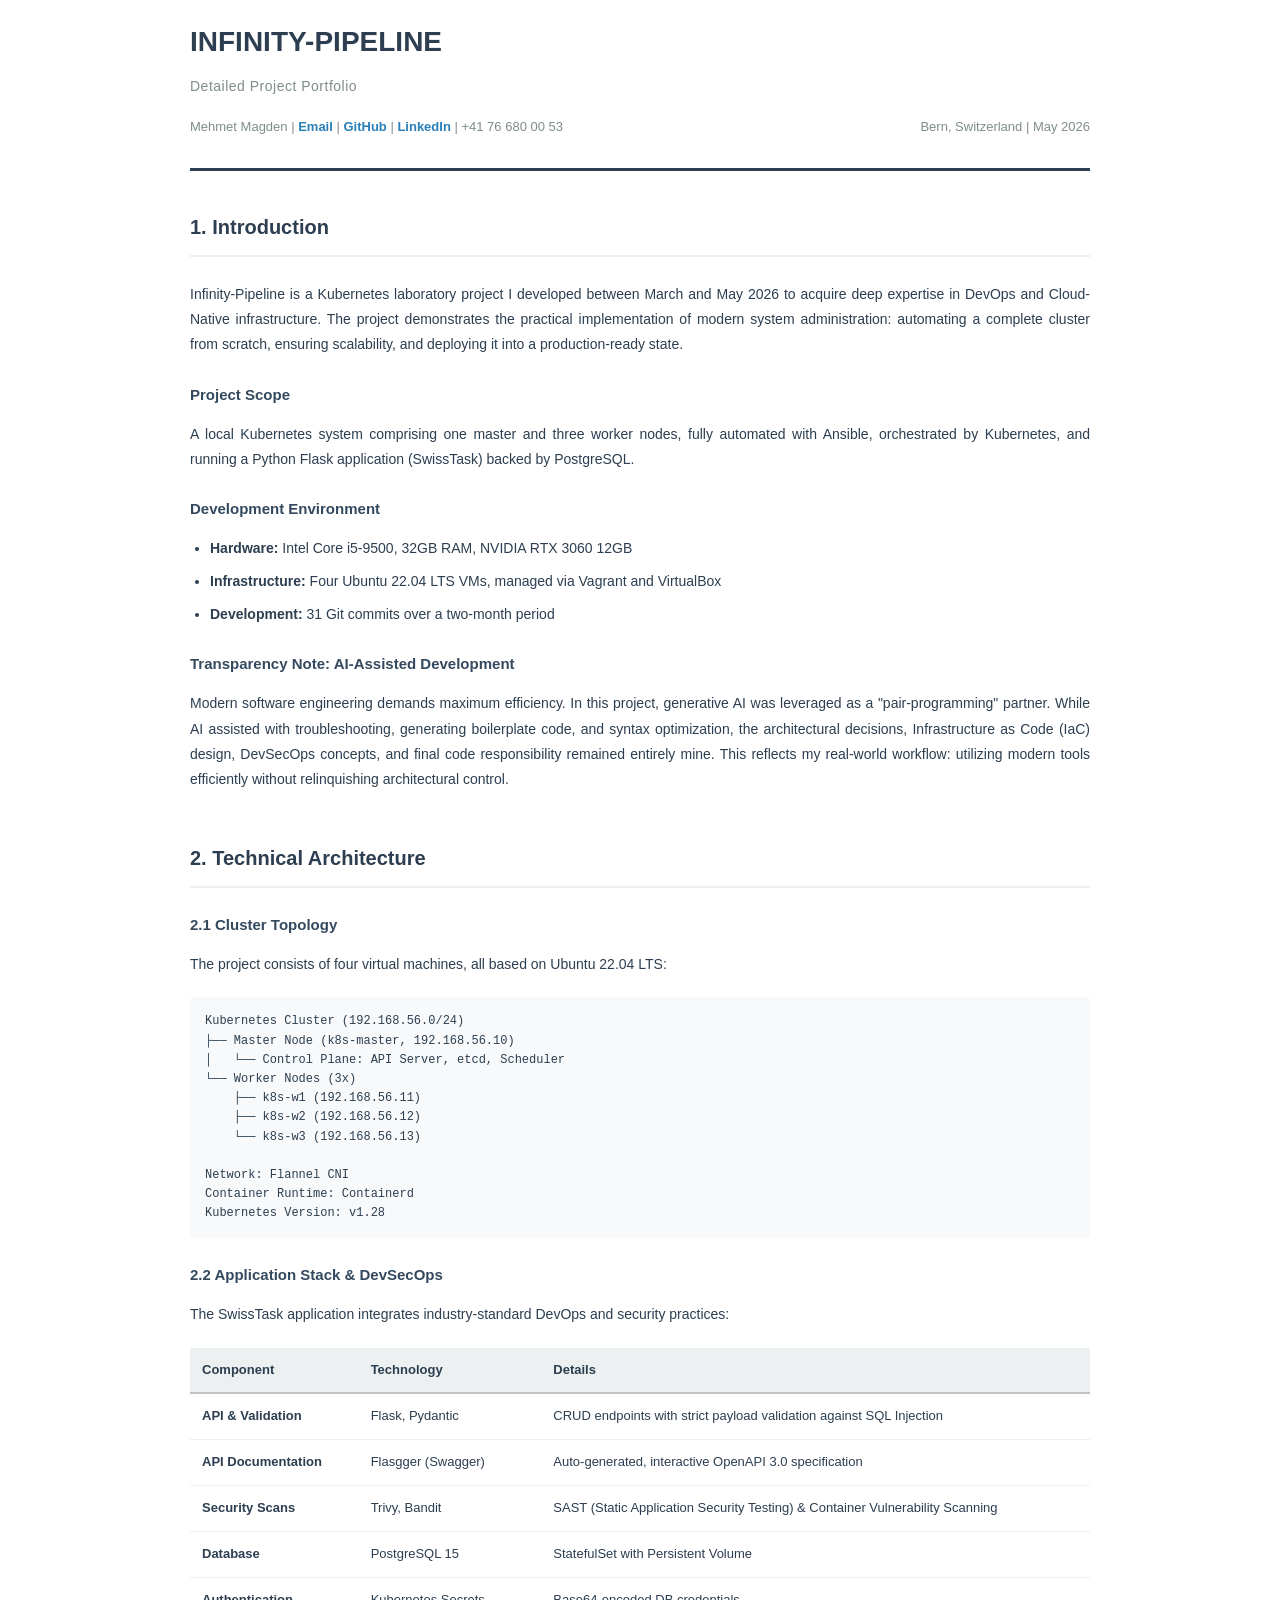
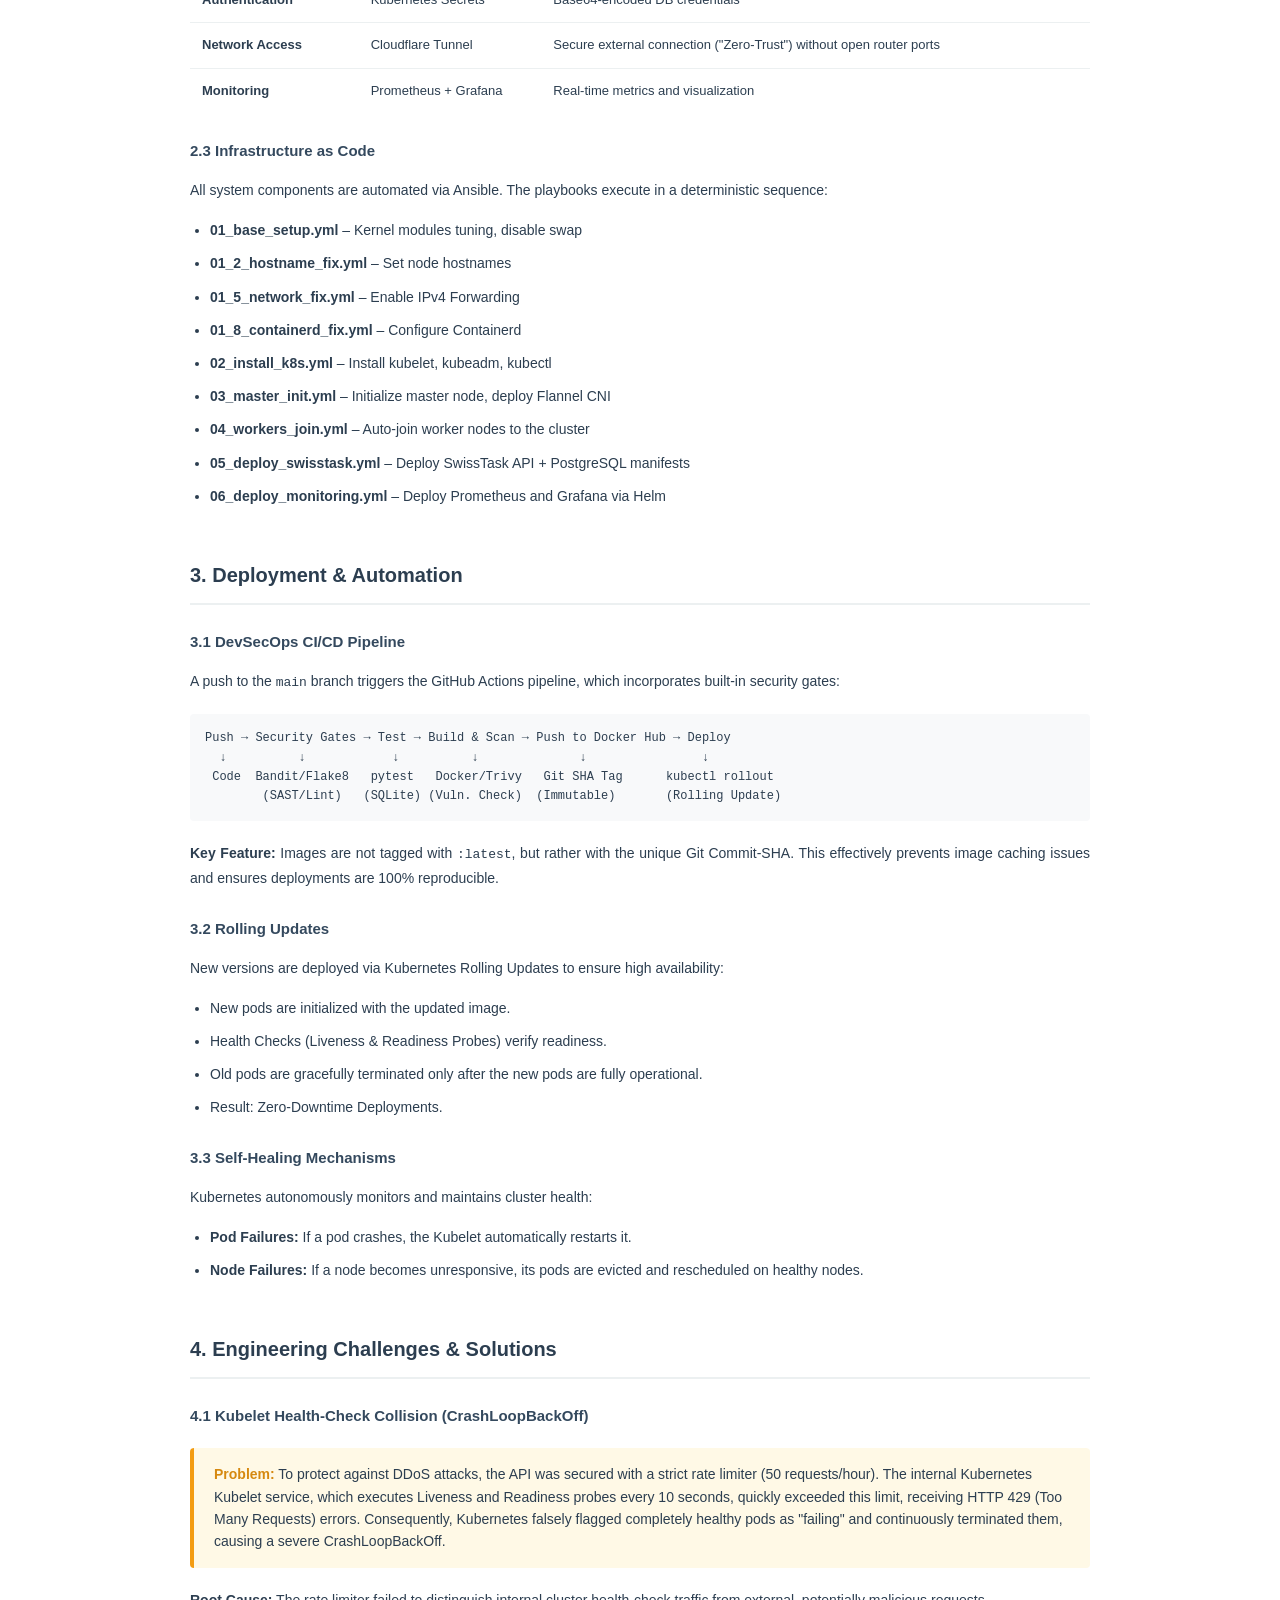
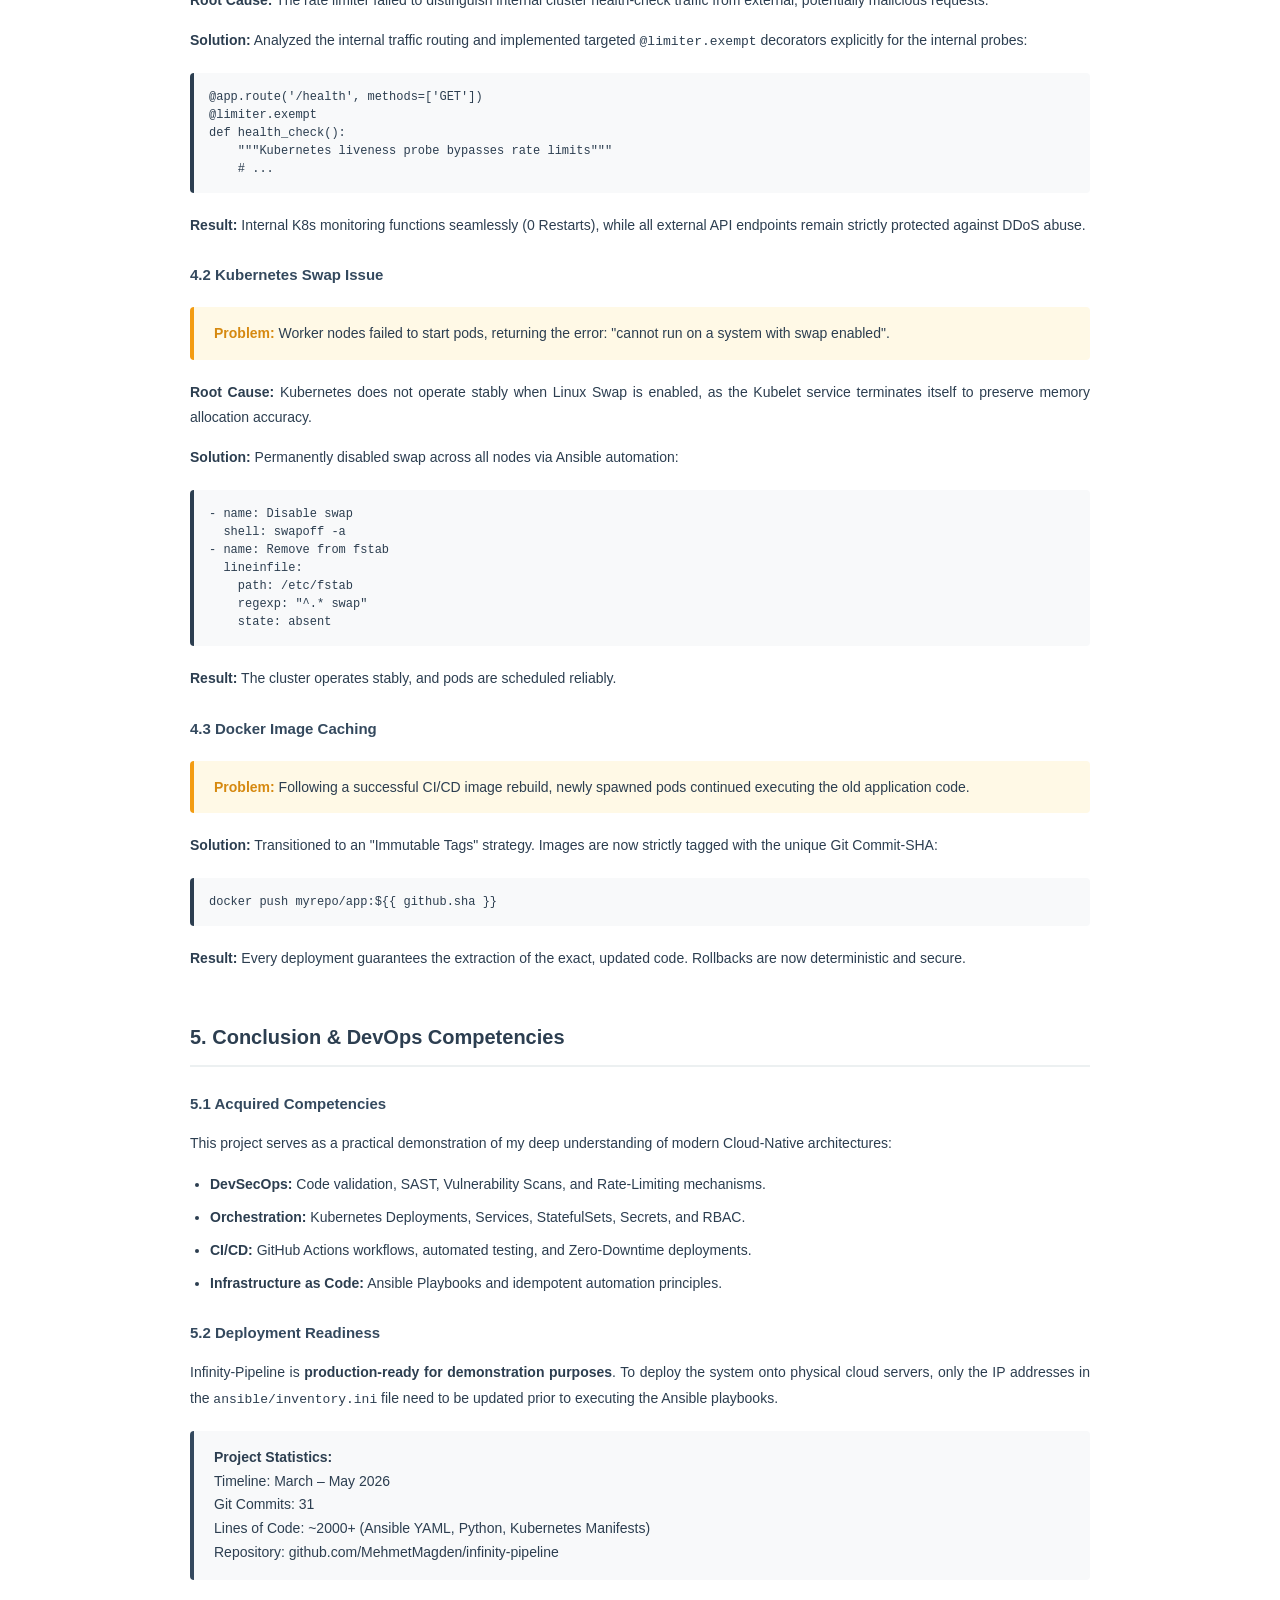
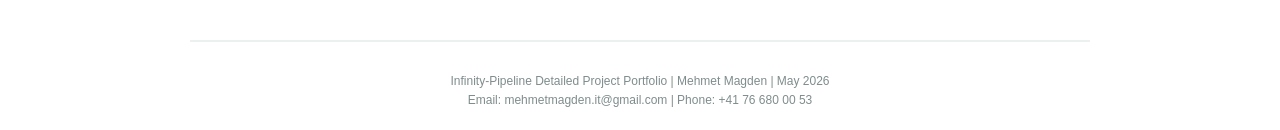
<file: infinity-pipeline.html>
<!DOCTYPE html>
<html lang="en">
<head>
    <meta charset="UTF-8">
    <meta name="viewport" content="width=device-width, initial-scale=1.0">
    <title>Infinity-Pipeline: Detailed Project Portfolio</title>
    <style>
        * {
            margin: 0;
            padding: 0;
            box-sizing: border-box;
        }

        body {
            font-family: -apple-system, BlinkMacSystemFont, 'Segoe UI', 'Roboto', 'Oxygen', 'Ubuntu', 'Cantarell', 'Fira Sans', 'Droid Sans', 'Helvetica Neue', sans-serif;
            line-height: 1.6;
            color: #2c3e50;
            background: #ffffff;
            padding: 20px;
        }

        @media print {
            body {
                padding: 0;
            }
        }

        .container {
            max-width: 900px;
            margin: 0 auto;
            background: #ffffff;
        }

        /* Header */
        .header {
            border-bottom: 3px solid #2c3e50;
            padding-bottom: 30px;
            margin-bottom: 40px;
        }

        .header h1 {
            font-size: 28px;
            font-weight: 700;
            color: #2c3e50;
            margin-bottom: 10px;
        }

        .header .subtitle {
            font-size: 14px;
            color: #7f8c8d;
            font-weight: 500;
            letter-spacing: 0.5px;
        }

        .header .meta {
            display: flex;
            justify-content: space-between;
            align-items: center;
            margin-top: 20px;
            font-size: 13px;
            color: #7f8c8d;
        }

        .header .contact {
            font-size: 13px;
            color: #7f8c8d;
        }

        .header a {
            color: #2980b9;
            text-decoration: none;
            font-weight: 600;
        }

        .header a:hover {
            text-decoration: underline;
        }

        /* Sections */
        .section {
            margin-bottom: 50px;
        }

        .section h2 {
            font-size: 20px;
            font-weight: 700;
            color: #2c3e50;
            margin-bottom: 25px;
            padding-bottom: 12px;
            border-bottom: 2px solid #ecf0f1;
        }

        .section h3 {
            font-size: 15px;
            font-weight: 700;
            color: #34495e;
            margin-top: 25px;
            margin-bottom: 15px;
        }

        .section p {
            margin-bottom: 15px;
            text-align: justify;
            font-size: 14px;
            line-height: 1.8;
        }

        .section ul {
            margin-left: 20px;
            margin-bottom: 15px;
            font-size: 14px;
            line-height: 1.8;
        }

        .section ul li {
            margin-bottom: 8px;
        }

        /* Tables */
        table {
            width: 100%;
            border-collapse: collapse;
            margin: 20px 0;
            font-size: 13px;
        }

        table th {
            background-color: #ecf0f1;
            color: #2c3e50;
            font-weight: 600;
            padding: 12px;
            text-align: left;
            border-bottom: 2px solid #bdc3c7;
        }

        table td {
            padding: 12px;
            border-bottom: 1px solid #ecf0f1;
        }

        table tr:last-child td {
            border-bottom: none;
        }

        /* Code blocks */
        pre {
            background-color: #f8f9fa;
            padding: 15px;
            border-left: 4px solid #2c3e50;
            margin: 20px 0;
            overflow-x: auto;
            font-family: 'Courier New', monospace;
            font-size: 12px;
            line-height: 1.5;
            border-radius: 4px;
        }

        code {
            font-family: 'Courier New', monospace;
            font-size: 13px;
            color: #2c3e50;
        }

        /* Blockquotes / Special boxes */
        .highlight-box {
            background-color: #f8f9fa;
            border-left: 4px solid #34495e;
            padding: 15px 20px;
            margin: 20px 0;
            border-radius: 4px;
            font-size: 14px;
            line-height: 1.7;
        }

        .challenge-box {
            background-color: #fff9e6;
            border-left: 4px solid #f39c12;
            padding: 15px 20px;
            margin: 20px 0;
            border-radius: 4px;
            font-size: 14px;
        }

        .challenge-box strong {
            color: #d68910;
        }

        /* Diagram-like structure */
        .diagram {
            background-color: #f8f9fa;
            padding: 15px;
            margin: 20px 0;
            border-radius: 4px;
            font-family: 'Courier New', monospace;
            font-size: 12px;
            line-height: 1.6;
            white-space: pre;
            overflow-x: auto;
            color: #2c3e50;
        }

        /* Footer */
        .footer {
            margin-top: 60px;
            padding-top: 30px;
            border-top: 2px solid #ecf0f1;
            font-size: 12px;
            color: #7f8c8d;
            text-align: center;
        }

        /* Page break for PDF */
        @media print {
            .section {
                page-break-inside: avoid;
            }
            
            .footer {
                page-break-before: always;
            }
        }

        /* Responsive */
        @media (max-width: 768px) {
            .header .meta {
                flex-direction: column;
                align-items: flex-start;
                gap: 10px;
            }

            .section h2 {
                font-size: 18px;
            }

            pre, .diagram {
                font-size: 11px;
                overflow-x: scroll;
            }
        }
    </style>
</head>
<body>
    <div class="container">
        <div class="header">
            <h1>INFINITY-PIPELINE</h1>
            <div class="subtitle">Detailed Project Portfolio</div>
            <div class="meta">
                <div class="contact">
                    Mehmet Magden | 
                    <a href="mailto:mehmetmagden.it@gmail.com">Email</a> | 
                    <a href="https://github.com/MehmetMagden/infinity-pipeline" target="_blank">GitHub</a> | 
                    <a href="https://linkedin.com/in/mehmetmagden" target="_blank">LinkedIn</a> | 
                    +41 76 680 00 53
                </div>
                <div>Bern, Switzerland | May 2026</div>
            </div>
        </div>

        <div class="section">
            <h2>1. Introduction</h2>
            
            <p>Infinity-Pipeline is a Kubernetes laboratory project I developed between March and May 2026 to acquire deep expertise in DevOps and Cloud-Native infrastructure. The project demonstrates the practical implementation of modern system administration: automating a complete cluster from scratch, ensuring scalability, and deploying it into a production-ready state.</p>
            
            <h3>Project Scope</h3>
            <p>A local Kubernetes system comprising one master and three worker nodes, fully automated with Ansible, orchestrated by Kubernetes, and running a Python Flask application (SwissTask) backed by PostgreSQL.</p>

            <h3>Development Environment</h3>
            <ul>
                <li><strong>Hardware:</strong> Intel Core i5-9500, 32GB RAM, NVIDIA RTX 3060 12GB</li>
                <li><strong>Infrastructure:</strong> Four Ubuntu 22.04 LTS VMs, managed via Vagrant and VirtualBox</li>
                <li><strong>Development:</strong> 31 Git commits over a two-month period</li>
            </ul>

            <h3>Transparency Note: AI-Assisted Development</h3>
            <p>Modern software engineering demands maximum efficiency. In this project, generative AI was leveraged as a "pair-programming" partner. While AI assisted with troubleshooting, generating boilerplate code, and syntax optimization, the architectural decisions, Infrastructure as Code (IaC) design, DevSecOps concepts, and final code responsibility remained entirely mine. This reflects my real-world workflow: utilizing modern tools efficiently without relinquishing architectural control.</p>
        </div>

        <div class="section">
            <h2>2. Technical Architecture</h2>

            <h3>2.1 Cluster Topology</h3>
            <p>The project consists of four virtual machines, all based on Ubuntu 22.04 LTS:</p>
            
            <div class="diagram">Kubernetes Cluster (192.168.56.0/24)
├── Master Node (k8s-master, 192.168.56.10)
│   └── Control Plane: API Server, etcd, Scheduler
└── Worker Nodes (3x)
    ├── k8s-w1 (192.168.56.11)
    ├── k8s-w2 (192.168.56.12)
    └── k8s-w3 (192.168.56.13)

Network: Flannel CNI
Container Runtime: Containerd
Kubernetes Version: v1.28</div>

            <h3>2.2 Application Stack & DevSecOps</h3>
            <p>The SwissTask application integrates industry-standard DevOps and security practices:</p>
            
            <table>
                <tr>
                    <th>Component</th>
                    <th>Technology</th>
                    <th>Details</th>
                </tr>
                <tr>
                    <td><strong>API & Validation</strong></td>
                    <td>Flask, Pydantic</td>
                    <td>CRUD endpoints with strict payload validation against SQL Injection</td>
                </tr>
                <tr>
                    <td><strong>API Documentation</strong></td>
                    <td>Flasgger (Swagger)</td>
                    <td>Auto-generated, interactive OpenAPI 3.0 specification</td>
                </tr>
                <tr>
                    <td><strong>Security Scans</strong></td>
                    <td>Trivy, Bandit</td>
                    <td>SAST (Static Application Security Testing) & Container Vulnerability Scanning</td>
                </tr>
                <tr>
                    <td><strong>Database</strong></td>
                    <td>PostgreSQL 15</td>
                    <td>StatefulSet with Persistent Volume</td>
                </tr>
                <tr>
                    <td><strong>Authentication</strong></td>
                    <td>Kubernetes Secrets</td>
                    <td>Base64-encoded DB credentials</td>
                </tr>
                <tr>
                    <td><strong>Network Access</strong></td>
                    <td>Cloudflare Tunnel</td>
                    <td>Secure external connection ("Zero-Trust") without open router ports</td>
                </tr>
                <tr>
                    <td><strong>Monitoring</strong></td>
                    <td>Prometheus + Grafana</td>
                    <td>Real-time metrics and visualization</td>
                </tr>
            </table>

            <h3>2.3 Infrastructure as Code</h3>
            <p>All system components are automated via Ansible. The playbooks execute in a deterministic sequence:</p>
            <ul>
                <li><strong>01_base_setup.yml</strong> – Kernel modules tuning, disable swap</li>
                <li><strong>01_2_hostname_fix.yml</strong> – Set node hostnames</li>
                <li><strong>01_5_network_fix.yml</strong> – Enable IPv4 Forwarding</li>
                <li><strong>01_8_containerd_fix.yml</strong> – Configure Containerd</li>
                <li><strong>02_install_k8s.yml</strong> – Install kubelet, kubeadm, kubectl</li>
                <li><strong>03_master_init.yml</strong> – Initialize master node, deploy Flannel CNI</li>
                <li><strong>04_workers_join.yml</strong> – Auto-join worker nodes to the cluster</li>
                <li><strong>05_deploy_swisstask.yml</strong> – Deploy SwissTask API + PostgreSQL manifests</li>
                <li><strong>06_deploy_monitoring.yml</strong> – Deploy Prometheus and Grafana via Helm</li>
            </ul>
        </div>

        <div class="section">
            <h2>3. Deployment &amp; Automation</h2>

            <h3>3.1 DevSecOps CI/CD Pipeline</h3>
            <p>A push to the <code>main</code> branch triggers the GitHub Actions pipeline, which incorporates built-in security gates:</p>
            
            <div class="diagram">Push → Security Gates → Test → Build & Scan → Push to Docker Hub → Deploy
  ↓          ↓            ↓          ↓              ↓                ↓
 Code  Bandit/Flake8   pytest   Docker/Trivy   Git SHA Tag      kubectl rollout
        (SAST/Lint)   (SQLite) (Vuln. Check)  (Immutable)       (Rolling Update)</div>

            <p><strong>Key Feature:</strong> Images are not tagged with <code>:latest</code>, but rather with the unique Git Commit-SHA. This effectively prevents image caching issues and ensures deployments are 100% reproducible.</p>

            <h3>3.2 Rolling Updates</h3>
            <p>New versions are deployed via Kubernetes Rolling Updates to ensure high availability:</p>
            <ul>
                <li>New pods are initialized with the updated image.</li>
                <li>Health Checks (Liveness &amp; Readiness Probes) verify readiness.</li>
                <li>Old pods are gracefully terminated only after the new pods are fully operational.</li>
                <li>Result: Zero-Downtime Deployments.</li>
            </ul>

            <h3>3.3 Self-Healing Mechanisms</h3>
            <p>Kubernetes autonomously monitors and maintains cluster health:</p>
            <ul>
                <li><strong>Pod Failures:</strong> If a pod crashes, the Kubelet automatically restarts it.</li>
                <li><strong>Node Failures:</strong> If a node becomes unresponsive, its pods are evicted and rescheduled on healthy nodes.</li>
            </ul>
        </div>

        <div class="section">
            <h2>4. Engineering Challenges &amp; Solutions</h2>

            <h3>4.1 Kubelet Health-Check Collision (CrashLoopBackOff)</h3>
            
            <div class="challenge-box">
                <strong>Problem:</strong> To protect against DDoS attacks, the API was secured with a strict rate limiter (50 requests/hour). The internal Kubernetes Kubelet service, which executes Liveness and Readiness probes every 10 seconds, quickly exceeded this limit, receiving HTTP 429 (Too Many Requests) errors. Consequently, Kubernetes falsely flagged completely healthy pods as "failing" and continuously terminated them, causing a severe CrashLoopBackOff.
            </div>

            <p><strong>Root Cause:</strong> The rate limiter failed to distinguish internal cluster health-check traffic from external, potentially malicious requests.</p>

            <p><strong>Solution:</strong> Analyzed the internal traffic routing and implemented targeted <code>@limiter.exempt</code> decorators explicitly for the internal probes:</p>
            
            <pre>@app.route('/health', methods=['GET'])
@limiter.exempt
def health_check():
    """Kubernetes liveness probe bypasses rate limits"""
    # ...</pre>

            <p><strong>Result:</strong> Internal K8s monitoring functions seamlessly (0 Restarts), while all external API endpoints remain strictly protected against DDoS abuse.</p>

            <h3>4.2 Kubernetes Swap Issue</h3>
            
            <div class="challenge-box">
                <strong>Problem:</strong> Worker nodes failed to start pods, returning the error: "cannot run on a system with swap enabled".
            </div>

            <p><strong>Root Cause:</strong> Kubernetes does not operate stably when Linux Swap is enabled, as the Kubelet service terminates itself to preserve memory allocation accuracy.</p>

            <p><strong>Solution:</strong> Permanently disabled swap across all nodes via Ansible automation:</p>
            
            <pre>- name: Disable swap
  shell: swapoff -a
- name: Remove from fstab
  lineinfile:
    path: /etc/fstab
    regexp: "^.* swap"
    state: absent</pre>

            <p><strong>Result:</strong> The cluster operates stably, and pods are scheduled reliably.</p>

            <h3>4.3 Docker Image Caching</h3>
            
            <div class="challenge-box">
                <strong>Problem:</strong> Following a successful CI/CD image rebuild, newly spawned pods continued executing the old application code.
            </div>

            <p><strong>Solution:</strong> Transitioned to an "Immutable Tags" strategy. Images are now strictly tagged with the unique Git Commit-SHA:</p>
            
            <pre>docker push myrepo/app:${{ github.sha }}</pre>

            <p><strong>Result:</strong> Every deployment guarantees the extraction of the exact, updated code. Rollbacks are now deterministic and secure.</p>
        </div>

        <div class="section">
            <h2>5. Conclusion &amp; DevOps Competencies</h2>

            <h3>5.1 Acquired Competencies</h3>
            <p>This project serves as a practical demonstration of my deep understanding of modern Cloud-Native architectures:</p>
            <ul>
                <li><strong>DevSecOps:</strong> Code validation, SAST, Vulnerability Scans, and Rate-Limiting mechanisms.</li>
                <li><strong>Orchestration:</strong> Kubernetes Deployments, Services, StatefulSets, Secrets, and RBAC.</li>
                <li><strong>CI/CD:</strong> GitHub Actions workflows, automated testing, and Zero-Downtime deployments.</li>
                <li><strong>Infrastructure as Code:</strong> Ansible Playbooks and idempotent automation principles.</li>
            </ul>

            <h3>5.2 Deployment Readiness</h3>
            <p>Infinity-Pipeline is <strong>production-ready for demonstration purposes</strong>. To deploy the system onto physical cloud servers, only the IP addresses in the <code>ansible/inventory.ini</code> file need to be updated prior to executing the Ansible playbooks.</p>

            <div class="highlight-box">
                <strong>Project Statistics:</strong><br>
                Timeline: March – May 2026<br>
                Git Commits: 31<br>
                Lines of Code: ~2000+ (Ansible YAML, Python, Kubernetes Manifests)<br>
                Repository: github.com/MehmetMagden/infinity-pipeline
            </div>
        </div>

        <div class="footer">
            <p>Infinity-Pipeline Detailed Project Portfolio | Mehmet Magden | May 2026</p>
            <p>Email: mehmetmagden.it@gmail.com | Phone: +41 76 680 00 53</p>
        </div>
    </div>

    <script>
        // Optional: Print formatting enhancement
        window.addEventListener('beforeprint', function() {
            document.body.style.backgroundColor = '#ffffff';
        });
    </script>
</body>
</html>
</file>
<file: assets/index-DxcIpa8t.css>
@import"https://fonts.googleapis.com/css2?family=IBM+Plex+Sans:wght@400;500;600&family=IBM+Plex+Serif:wght@400;500&family=IBM+Plex+Mono:wght@400;500&display=swap";/*! tailwindcss v4.1.18 | MIT License | https://tailwindcss.com */@layer properties{@supports (((-webkit-hyphens:none)) and (not (margin-trim:inline))) or ((-moz-orient:inline) and (not (color:rgb(from red r g b)))){*,:before,:after,::backdrop{--tw-translate-x:0;--tw-translate-y:0;--tw-translate-z:0;--tw-rotate-x:initial;--tw-rotate-y:initial;--tw-rotate-z:initial;--tw-skew-x:initial;--tw-skew-y:initial;--tw-space-y-reverse:0;--tw-space-x-reverse:0;--tw-border-style:solid;--tw-leading:initial;--tw-font-weight:initial;--tw-tracking:initial;--tw-ordinal:initial;--tw-slashed-zero:initial;--tw-numeric-figure:initial;--tw-numeric-spacing:initial;--tw-numeric-fraction:initial;--tw-shadow:0 0 #0000;--tw-shadow-color:initial;--tw-shadow-alpha:100%;--tw-inset-shadow:0 0 #0000;--tw-inset-shadow-color:initial;--tw-inset-shadow-alpha:100%;--tw-ring-color:initial;--tw-ring-shadow:0 0 #0000;--tw-inset-ring-color:initial;--tw-inset-ring-shadow:0 0 #0000;--tw-ring-inset:initial;--tw-ring-offset-width:0;--tw-ring-offset-color:#fff;--tw-ring-offset-shadow:0 0 #0000;--tw-outline-style:solid;--tw-backdrop-blur:initial;--tw-backdrop-brightness:initial;--tw-backdrop-contrast:initial;--tw-backdrop-grayscale:initial;--tw-backdrop-hue-rotate:initial;--tw-backdrop-invert:initial;--tw-backdrop-opacity:initial;--tw-backdrop-saturate:initial;--tw-backdrop-sepia:initial;--tw-duration:initial;--tw-ease:initial;--tw-content:"";--tw-animation-delay:0s;--tw-animation-direction:normal;--tw-animation-duration:initial;--tw-animation-fill-mode:none;--tw-animation-iteration-count:1;--tw-enter-blur:0;--tw-enter-opacity:1;--tw-enter-rotate:0;--tw-enter-scale:1;--tw-enter-translate-x:0;--tw-enter-translate-y:0;--tw-exit-blur:0;--tw-exit-opacity:1;--tw-exit-rotate:0;--tw-exit-scale:1;--tw-exit-translate-x:0;--tw-exit-translate-y:0}}}@layer theme{:root,:host{--font-sans:var(--font-sans);--font-mono:var(--font-mono);--color-red-50:oklch(97.1% .013 17.38);--color-red-200:oklch(88.5% .062 18.334);--color-red-300:oklch(80.8% .114 19.571);--color-red-400:oklch(70.4% .191 22.216);--color-red-600:oklch(57.7% .245 27.325);--color-red-700:oklch(50.5% .213 27.518);--color-amber-50:oklch(98.7% .022 95.277);--color-amber-100:oklch(96.2% .059 95.617);--color-amber-200:oklch(92.4% .12 95.746);--color-amber-600:oklch(66.6% .179 58.318);--color-amber-700:oklch(55.5% .163 48.998);--color-amber-900:oklch(41.4% .112 45.904);--color-green-100:oklch(96.2% .044 156.743);--color-green-700:oklch(52.7% .154 150.069);--color-blue-500:oklch(62.3% .214 259.815);--color-blue-600:oklch(54.6% .245 262.881);--color-blue-700:oklch(48.8% .243 264.376);--color-gray-100:oklch(96.7% .003 264.542);--color-gray-300:oklch(87.2% .01 258.338);--color-gray-400:oklch(70.7% .022 261.325);--color-gray-500:oklch(55.1% .027 264.364);--color-gray-600:oklch(44.6% .03 256.802);--color-gray-700:oklch(37.3% .034 259.733);--color-black:#000;--color-white:#fff;--spacing:.25rem;--container-sm:24rem;--container-lg:32rem;--container-2xl:42rem;--container-3xl:48rem;--container-5xl:64rem;--text-xs:.75rem;--text-xs--line-height:calc(1/.75);--text-sm:.875rem;--text-sm--line-height:calc(1.25/.875);--text-base:1rem;--text-base--line-height: 1.5 ;--text-lg:1.125rem;--text-lg--line-height:calc(1.75/1.125);--text-xl:1.25rem;--text-xl--line-height:calc(1.75/1.25);--text-2xl:1.5rem;--text-2xl--line-height:calc(2/1.5);--text-3xl:1.875rem;--text-3xl--line-height: 1.2 ;--text-4xl:2.25rem;--text-4xl--line-height:calc(2.5/2.25);--font-weight-normal:400;--font-weight-medium:500;--font-weight-semibold:600;--font-weight-bold:700;--tracking-tight:-.025em;--tracking-wide:.025em;--tracking-widest:.1em;--leading-relaxed:1.625;--ease-in-out:cubic-bezier(.4,0,.2,1);--animate-spin:spin 1s linear infinite;--animate-pulse:pulse 2s cubic-bezier(.4,0,.6,1)infinite;--aspect-video:16/9;--default-transition-duration:.15s;--default-transition-timing-function:cubic-bezier(.4,0,.2,1);--default-font-family:var(--font-sans);--default-mono-font-family:var(--font-mono);--color-border:var(--border)}}@layer base{*,:after,:before,::backdrop{box-sizing:border-box;border:0 solid;margin:0;padding:0}::file-selector-button{box-sizing:border-box;border:0 solid;margin:0;padding:0}html,:host{-webkit-text-size-adjust:100%;-moz-tab-size:4;tab-size:4;line-height:1.5;font-family:var(--default-font-family,ui-sans-serif,system-ui,sans-serif,"Apple Color Emoji","Segoe UI Emoji","Segoe UI Symbol","Noto Color Emoji");font-feature-settings:var(--default-font-feature-settings,normal);font-variation-settings:var(--default-font-variation-settings,normal);-webkit-tap-highlight-color:transparent}hr{height:0;color:inherit;border-top-width:1px}abbr:where([title]){-webkit-text-decoration:underline dotted;text-decoration:underline dotted}h1,h2,h3,h4,h5,h6{font-size:inherit;font-weight:inherit}a{color:inherit;-webkit-text-decoration:inherit;text-decoration:inherit}b,strong{font-weight:bolder}code,kbd,samp,pre{font-family:var(--default-mono-font-family,ui-monospace,SFMono-Regular,Menlo,Monaco,Consolas,"Liberation Mono","Courier New",monospace);font-feature-settings:var(--default-mono-font-feature-settings,normal);font-variation-settings:var(--default-mono-font-variation-settings,normal);font-size:1em}small{font-size:80%}sub,sup{vertical-align:baseline;font-size:75%;line-height:0;position:relative}sub{bottom:-.25em}sup{top:-.5em}table{text-indent:0;border-color:inherit;border-collapse:collapse}:-moz-focusring{outline:auto}progress{vertical-align:baseline}summary{display:list-item}ol,ul,menu{list-style:none}img,svg,video,canvas,audio,iframe,embed,object{vertical-align:middle;display:block}img,video{max-width:100%;height:auto}button,input,select,optgroup,textarea{font:inherit;font-feature-settings:inherit;font-variation-settings:inherit;letter-spacing:inherit;color:inherit;opacity:1;background-color:#0000;border-radius:0}::file-selector-button{font:inherit;font-feature-settings:inherit;font-variation-settings:inherit;letter-spacing:inherit;color:inherit;opacity:1;background-color:#0000;border-radius:0}:where(select:is([multiple],[size])) optgroup{font-weight:bolder}:where(select:is([multiple],[size])) optgroup option{padding-inline-start:20px}::file-selector-button{margin-inline-end:4px}::placeholder{opacity:1}@supports (not ((-webkit-appearance:-apple-pay-button))) or (contain-intrinsic-size:1px){::placeholder{color:currentColor}@supports (color:color-mix(in lab,red,red)){::placeholder{color:currentColor}@supports (color:color-mix(in lab,red,red)){::placeholder{color:color-mix(in oklab,currentcolor 50%,transparent)}}}}textarea{resize:vertical}::-webkit-search-decoration{-webkit-appearance:none}::-webkit-date-and-time-value{min-height:1lh;text-align:inherit}::-webkit-datetime-edit{display:inline-flex}::-webkit-datetime-edit-fields-wrapper{padding:0}::-webkit-datetime-edit{padding-block:0}::-webkit-datetime-edit-year-field{padding-block:0}::-webkit-datetime-edit-month-field{padding-block:0}::-webkit-datetime-edit-day-field{padding-block:0}::-webkit-datetime-edit-hour-field{padding-block:0}::-webkit-datetime-edit-minute-field{padding-block:0}::-webkit-datetime-edit-second-field{padding-block:0}::-webkit-datetime-edit-millisecond-field{padding-block:0}::-webkit-datetime-edit-meridiem-field{padding-block:0}::-webkit-calendar-picker-indicator{line-height:1}:-moz-ui-invalid{box-shadow:none}button,input:where([type=button],[type=reset],[type=submit]){-webkit-appearance:button;-moz-appearance:button;appearance:button}::file-selector-button{-webkit-appearance:button;-moz-appearance:button;appearance:button}::-webkit-inner-spin-button{height:auto}::-webkit-outer-spin-button{height:auto}[hidden]:where(:not([hidden=until-found])){display:none!important}*{border-color:var(--border);outline-color:var(--ring)}@supports (color:color-mix(in lab,red,red)){*{outline-color:var(--ring)}@supports (color:color-mix(in lab,red,red)){*{outline-color:color-mix(in oklab,var(--ring)50%,transparent)}}}html{scroll-behavior:smooth;-webkit-font-smoothing:antialiased;-moz-osx-font-smoothing:grayscale}body{background-color:var(--background);min-height:100vh;font-family:var(--font-sans);color:var(--foreground);font-feature-settings:"cv02","cv03","cv04","cv11"}h1,h2,h3,h4,h5,h6{--tw-font-weight:var(--font-weight-semibold);font-weight:var(--font-weight-semibold);--tw-tracking:var(--tracking-tight);letter-spacing:var(--tracking-tight)}code,pre{font-family:var(--font-mono)}::selection{background-color:var(--primary)}@supports (color:color-mix(in lab,red,red)){::selection{background-color:var(--primary)}@supports (color:color-mix(in lab,red,red)){::selection{background-color:color-mix(in oklab,var(--primary)20%,transparent)}}}::selection{color:var(--primary)}::-webkit-scrollbar{width:6px;height:6px}::-webkit-scrollbar-track{background-color:#0000}::-webkit-scrollbar-thumb{background-color:var(--muted-foreground);border-radius:3.40282e38px}@supports (color:color-mix(in lab,red,red)){::-webkit-scrollbar-thumb{background-color:var(--muted-foreground)}@supports (color:color-mix(in lab,red,red)){::-webkit-scrollbar-thumb{background-color:color-mix(in oklab,var(--muted-foreground)20%,transparent)}}}@media (hover:hover){::-webkit-scrollbar-thumb:hover{background-color:var(--muted-foreground)}@supports (color:color-mix(in lab,red,red)){::-webkit-scrollbar-thumb:hover{background-color:var(--muted-foreground)}@supports (color:color-mix(in lab,red,red)){::-webkit-scrollbar-thumb:hover{background-color:color-mix(in oklab,var(--muted-foreground)40%,transparent)}}}}}@layer components;@layer utilities{.pointer-events-auto{pointer-events:auto}.pointer-events-none{pointer-events:none}.invisible{visibility:hidden}.visible{visibility:visible}.sr-only{clip-path:inset(50%);white-space:nowrap;border-width:0;width:1px;height:1px;margin:-1px;padding:0;position:absolute;overflow:hidden}.absolute{position:absolute}.fixed{position:fixed}.relative{position:relative}.sticky{position:sticky}.inset-0{inset:calc(var(--spacing)*0)}.inset-x-0{inset-inline:calc(var(--spacing)*0)}.inset-y-0{inset-block:calc(var(--spacing)*0)}.-top-12{top:calc(var(--spacing)*-12)}.top-0{top:calc(var(--spacing)*0)}.top-1\.5{top:calc(var(--spacing)*1.5)}.top-1\/2{top:50%}.top-2{top:calc(var(--spacing)*2)}.top-3\.5{top:calc(var(--spacing)*3.5)}.top-4{top:calc(var(--spacing)*4)}.top-\[1px\]{top:1px}.top-\[50\%\]{top:50%}.top-\[60\%\]{top:60%}.top-full{top:100%}.-right-12{right:calc(var(--spacing)*-12)}.right-0{right:calc(var(--spacing)*0)}.right-1{right:calc(var(--spacing)*1)}.right-2{right:calc(var(--spacing)*2)}.right-3{right:calc(var(--spacing)*3)}.right-4{right:calc(var(--spacing)*4)}.-bottom-12{bottom:calc(var(--spacing)*-12)}.bottom-0{bottom:calc(var(--spacing)*0)}.-left-12{left:calc(var(--spacing)*-12)}.left-0{left:calc(var(--spacing)*0)}.left-1{left:calc(var(--spacing)*1)}.left-1\/2{left:50%}.left-2{left:calc(var(--spacing)*2)}.left-\[50\%\]{left:50%}.z-10{z-index:10}.z-20{z-index:20}.z-50{z-index:50}.z-\[1\]{z-index:1}.z-\[100\]{z-index:100}.container{width:100%}@media (min-width:40rem){.container{max-width:40rem}}@media (min-width:48rem){.container{max-width:48rem}}@media (min-width:64rem){.container{max-width:64rem}}@media (min-width:80rem){.container{max-width:80rem}}@media (min-width:96rem){.container{max-width:96rem}}.-mx-1{margin-inline:calc(var(--spacing)*-1)}.mx-2{margin-inline:calc(var(--spacing)*2)}.mx-3\.5{margin-inline:calc(var(--spacing)*3.5)}.mx-auto{margin-inline:auto}.my-0\.5{margin-block:calc(var(--spacing)*.5)}.my-1{margin-block:calc(var(--spacing)*1)}.-mt-4{margin-top:calc(var(--spacing)*-4)}.mt-0\.5{margin-top:calc(var(--spacing)*.5)}.mt-1{margin-top:calc(var(--spacing)*1)}.mt-1\.5{margin-top:calc(var(--spacing)*1.5)}.mt-2{margin-top:calc(var(--spacing)*2)}.mt-4{margin-top:calc(var(--spacing)*4)}.mt-8{margin-top:calc(var(--spacing)*8)}.mt-12{margin-top:calc(var(--spacing)*12)}.mt-20{margin-top:calc(var(--spacing)*20)}.mt-24{margin-top:calc(var(--spacing)*24)}.mt-auto{margin-top:auto}.mr-2{margin-right:calc(var(--spacing)*2)}.mr-3{margin-right:calc(var(--spacing)*3)}.mb-0\.5{margin-bottom:calc(var(--spacing)*.5)}.mb-1{margin-bottom:calc(var(--spacing)*1)}.mb-2{margin-bottom:calc(var(--spacing)*2)}.mb-3{margin-bottom:calc(var(--spacing)*3)}.mb-4{margin-bottom:calc(var(--spacing)*4)}.mb-6{margin-bottom:calc(var(--spacing)*6)}.mb-8{margin-bottom:calc(var(--spacing)*8)}.mb-10{margin-bottom:calc(var(--spacing)*10)}.-ml-1{margin-left:calc(var(--spacing)*-1)}.-ml-4{margin-left:calc(var(--spacing)*-4)}.ml-1{margin-left:calc(var(--spacing)*1)}.ml-auto{margin-left:auto}.block{display:block}.flex{display:flex}.grid{display:grid}.hidden{display:none}.inline{display:inline}.inline-flex{display:inline-flex}.table{display:table}.aspect-square{aspect-ratio:1}.aspect-video{aspect-ratio:var(--aspect-video)}.size-4{width:calc(var(--spacing)*4);height:calc(var(--spacing)*4)}.h-1\.5{height:calc(var(--spacing)*1.5)}.h-2{height:calc(var(--spacing)*2)}.h-2\.5{height:calc(var(--spacing)*2.5)}.h-3{height:calc(var(--spacing)*3)}.h-3\.5{height:calc(var(--spacing)*3.5)}.h-4{height:calc(var(--spacing)*4)}.h-5{height:calc(var(--spacing)*5)}.h-6{height:calc(var(--spacing)*6)}.h-7{height:calc(var(--spacing)*7)}.h-8{height:calc(var(--spacing)*8)}.h-9{height:calc(var(--spacing)*9)}.h-10{height:calc(var(--spacing)*10)}.h-11{height:calc(var(--spacing)*11)}.h-12{height:calc(var(--spacing)*12)}.h-14{height:calc(var(--spacing)*14)}.h-28{height:calc(var(--spacing)*28)}.h-\[1px\]{height:1px}.h-\[var\(--radix-navigation-menu-viewport-height\)\]{height:var(--radix-navigation-menu-viewport-height)}.h-\[var\(--radix-select-trigger-height\)\]{height:var(--radix-select-trigger-height)}.h-auto{height:auto}.h-full{height:100%}.h-px{height:1px}.h-svh{height:100svh}.max-h-96{max-height:calc(var(--spacing)*96)}.max-h-\[300px\]{max-height:300px}.max-h-screen{max-height:100vh}.min-h-0{min-height:calc(var(--spacing)*0)}.min-h-\[80px\]{min-height:80px}.min-h-screen{min-height:100vh}.min-h-svh{min-height:100svh}.w-0{width:calc(var(--spacing)*0)}.w-1{width:calc(var(--spacing)*1)}.w-1\/2{width:50%}.w-1\/3{width:33.3333%}.w-1\/4{width:25%}.w-2{width:calc(var(--spacing)*2)}.w-2\.5{width:calc(var(--spacing)*2.5)}.w-3{width:calc(var(--spacing)*3)}.w-3\.5{width:calc(var(--spacing)*3.5)}.w-3\/4{width:75%}.w-4{width:calc(var(--spacing)*4)}.w-5{width:calc(var(--spacing)*5)}.w-7{width:calc(var(--spacing)*7)}.w-8{width:calc(var(--spacing)*8)}.w-9{width:calc(var(--spacing)*9)}.w-10{width:calc(var(--spacing)*10)}.w-11{width:calc(var(--spacing)*11)}.w-12{width:calc(var(--spacing)*12)}.w-24{width:calc(var(--spacing)*24)}.w-28{width:calc(var(--spacing)*28)}.w-64{width:calc(var(--spacing)*64)}.w-72{width:calc(var(--spacing)*72)}.w-\[--sidebar-width\]{width:--sidebar-width}.w-\[1px\]{width:1px}.w-\[100px\]{width:100px}.w-auto{width:auto}.w-full{width:100%}.w-max{width:max-content}.w-px{width:1px}.max-w-2xl{max-width:var(--container-2xl)}.max-w-3xl{max-width:var(--container-3xl)}.max-w-5xl{max-width:var(--container-5xl)}.max-w-\[--skeleton-width\]{max-width:--skeleton-width}.max-w-lg{max-width:var(--container-lg)}.max-w-max{max-width:max-content}.min-w-0{min-width:calc(var(--spacing)*0)}.min-w-5{min-width:calc(var(--spacing)*5)}.min-w-\[8rem\]{min-width:8rem}.min-w-\[12rem\]{min-width:12rem}.min-w-\[var\(--radix-select-trigger-width\)\]{min-width:var(--radix-select-trigger-width)}.flex-1{flex:1}.flex-shrink-0,.shrink-0{flex-shrink:0}.grow{flex-grow:1}.grow-0{flex-grow:0}.basis-full{flex-basis:100%}.caption-bottom{caption-side:bottom}.border-collapse{border-collapse:collapse}.-translate-x-1\/2{--tw-translate-x: -50% ;translate:var(--tw-translate-x)var(--tw-translate-y)}.-translate-x-px{--tw-translate-x:-1px;translate:var(--tw-translate-x)var(--tw-translate-y)}.translate-x-\[-50\%\]{--tw-translate-x:-50%;translate:var(--tw-translate-x)var(--tw-translate-y)}.translate-x-px{--tw-translate-x:1px;translate:var(--tw-translate-x)var(--tw-translate-y)}.-translate-y-1\/2{--tw-translate-y: -50% ;translate:var(--tw-translate-x)var(--tw-translate-y)}.translate-y-\[-50\%\]{--tw-translate-y:-50%;translate:var(--tw-translate-x)var(--tw-translate-y)}.rotate-45{rotate:45deg}.rotate-90{rotate:90deg}.transform{transform:var(--tw-rotate-x,)var(--tw-rotate-y,)var(--tw-rotate-z,)var(--tw-skew-x,)var(--tw-skew-y,)}.animate-caret-blink{animation:1.25s ease-out infinite caret-blink}.animate-in{animation:enter var(--tw-animation-duration,var(--tw-duration,.15s))var(--tw-ease,ease)var(--tw-animation-delay,0s)var(--tw-animation-iteration-count,1)var(--tw-animation-direction,normal)var(--tw-animation-fill-mode,none)}.animate-pulse{animation:var(--animate-pulse)}.animate-spin{animation:var(--animate-spin)}.cursor-default{cursor:default}.cursor-not-allowed{cursor:not-allowed}.cursor-pointer{cursor:pointer}.touch-none{touch-action:none}.list-none{list-style-type:none}.flex-col{flex-direction:column}.flex-col-reverse{flex-direction:column-reverse}.flex-row{flex-direction:row}.flex-wrap{flex-wrap:wrap}.items-center{align-items:center}.items-end{align-items:flex-end}.items-start{align-items:flex-start}.items-stretch{align-items:stretch}.justify-between{justify-content:space-between}.justify-center{justify-content:center}.gap-1{gap:calc(var(--spacing)*1)}.gap-1\.5{gap:calc(var(--spacing)*1.5)}.gap-2{gap:calc(var(--spacing)*2)}.gap-3{gap:calc(var(--spacing)*3)}.gap-4{gap:calc(var(--spacing)*4)}.gap-5{gap:calc(var(--spacing)*5)}.gap-6{gap:calc(var(--spacing)*6)}.gap-8{gap:calc(var(--spacing)*8)}.gap-10{gap:calc(var(--spacing)*10)}:where(.space-y-1>:not(:last-child)){--tw-space-y-reverse:0;margin-block-start:calc(calc(var(--spacing)*1)*var(--tw-space-y-reverse));margin-block-end:calc(calc(var(--spacing)*1)*calc(1 - var(--tw-space-y-reverse)))}:where(.space-y-1\.5>:not(:last-child)){--tw-space-y-reverse:0;margin-block-start:calc(calc(var(--spacing)*1.5)*var(--tw-space-y-reverse));margin-block-end:calc(calc(var(--spacing)*1.5)*calc(1 - var(--tw-space-y-reverse)))}:where(.space-y-2>:not(:last-child)){--tw-space-y-reverse:0;margin-block-start:calc(calc(var(--spacing)*2)*var(--tw-space-y-reverse));margin-block-end:calc(calc(var(--spacing)*2)*calc(1 - var(--tw-space-y-reverse)))}:where(.space-y-3>:not(:last-child)){--tw-space-y-reverse:0;margin-block-start:calc(calc(var(--spacing)*3)*var(--tw-space-y-reverse));margin-block-end:calc(calc(var(--spacing)*3)*calc(1 - var(--tw-space-y-reverse)))}:where(.space-y-4>:not(:last-child)){--tw-space-y-reverse:0;margin-block-start:calc(calc(var(--spacing)*4)*var(--tw-space-y-reverse));margin-block-end:calc(calc(var(--spacing)*4)*calc(1 - var(--tw-space-y-reverse)))}:where(.space-y-8>:not(:last-child)){--tw-space-y-reverse:0;margin-block-start:calc(calc(var(--spacing)*8)*var(--tw-space-y-reverse));margin-block-end:calc(calc(var(--spacing)*8)*calc(1 - var(--tw-space-y-reverse)))}:where(.space-x-1>:not(:last-child)){--tw-space-x-reverse:0;margin-inline-start:calc(calc(var(--spacing)*1)*var(--tw-space-x-reverse));margin-inline-end:calc(calc(var(--spacing)*1)*calc(1 - var(--tw-space-x-reverse)))}:where(.space-x-4>:not(:last-child)){--tw-space-x-reverse:0;margin-inline-start:calc(calc(var(--spacing)*4)*var(--tw-space-x-reverse));margin-inline-end:calc(calc(var(--spacing)*4)*calc(1 - var(--tw-space-x-reverse)))}.overflow-auto{overflow:auto}.overflow-hidden{overflow:hidden}.overflow-x-auto{overflow-x:auto}.overflow-x-hidden{overflow-x:hidden}.overflow-y-auto{overflow-y:auto}.rounded{border-radius:.25rem}.rounded-\[2px\]{border-radius:2px}.rounded-\[inherit\]{border-radius:inherit}.rounded-full{border-radius:3.40282e38px}.rounded-lg{border-radius:var(--radius)}.rounded-md{border-radius:calc(var(--radius) - 2px)}.rounded-sm{border-radius:calc(var(--radius) - 4px)}.rounded-t-\[10px\]{border-top-left-radius:10px;border-top-right-radius:10px}.rounded-tl-sm{border-top-left-radius:calc(var(--radius) - 4px)}.border{border-style:var(--tw-border-style);border-width:1px}.border-2{border-style:var(--tw-border-style);border-width:2px}.border-\[1\.5px\]{border-style:var(--tw-border-style);border-width:1.5px}.border-y{border-block-style:var(--tw-border-style);border-block-width:1px}.border-t{border-top-style:var(--tw-border-style);border-top-width:1px}.border-r{border-right-style:var(--tw-border-style);border-right-width:1px}.border-b{border-bottom-style:var(--tw-border-style);border-bottom-width:1px}.border-l{border-left-style:var(--tw-border-style);border-left-width:1px}.border-l-2{border-left-style:var(--tw-border-style);border-left-width:2px}.border-dashed{--tw-border-style:dashed;border-style:dashed}.border-\[--color-border\]{border-color:--color-border}.border-amber-200{border-color:var(--color-amber-200)}.border-border,.border-border\/50{border-color:var(--border)}@supports (color:color-mix(in lab,red,red)){.border-border\/50{border-color:var(--border)}@supports (color:color-mix(in lab,red,red)){.border-border\/50{border-color:color-mix(in oklab,var(--border)50%,transparent)}}}.border-destructive,.border-destructive\/50{border-color:var(--destructive)}@supports (color:color-mix(in lab,red,red)){.border-destructive\/50{border-color:var(--destructive)}@supports (color:color-mix(in lab,red,red)){.border-destructive\/50{border-color:color-mix(in oklab,var(--destructive)50%,transparent)}}}.border-gray-300{border-color:var(--color-gray-300)}.border-input{border-color:var(--input)}.border-muted-foreground{border-color:var(--muted-foreground)}.border-primary{border-color:var(--primary)}.border-red-200{border-color:var(--color-red-200)}.border-sidebar-border{border-color:var(--sidebar-border)}.border-transparent{border-color:#0000}.border-t-transparent{border-top-color:#0000}.border-l-transparent{border-left-color:#0000}.bg-\[--color-bg\]{background-color:--color-bg}.bg-\[var\(--custom\)\]{background-color:var(--custom)}.bg-accent{background-color:var(--accent)}.bg-amber-50{background-color:var(--color-amber-50)}.bg-amber-100{background-color:var(--color-amber-100)}.bg-background{background-color:var(--background)}.bg-black\/80{background-color:#000c}@supports (color:color-mix(in lab,red,red)){.bg-black\/80{background-color:var(--color-black)}@supports (color:color-mix(in lab,red,red)){.bg-black\/80{background-color:color-mix(in oklab,var(--color-black)80%,transparent)}}}.bg-blue-500{background-color:var(--color-blue-500)}.bg-blue-600{background-color:var(--color-blue-600)}.bg-border{background-color:var(--border)}.bg-card{background-color:var(--card)}.bg-destructive{background-color:var(--destructive)}.bg-foreground{background-color:var(--foreground)}.bg-gray-100{background-color:var(--color-gray-100)}.bg-gray-400{background-color:var(--color-gray-400)}.bg-green-100{background-color:var(--color-green-100)}.bg-muted,.bg-muted\/50{background-color:var(--muted)}@supports (color:color-mix(in lab,red,red)){.bg-muted\/50{background-color:var(--muted)}@supports (color:color-mix(in lab,red,red)){.bg-muted\/50{background-color:color-mix(in oklab,var(--muted)50%,transparent)}}}.bg-popover{background-color:var(--popover)}.bg-primary{background-color:var(--primary)}.bg-red-50{background-color:var(--color-red-50)}.bg-secondary{background-color:var(--secondary)}.bg-sidebar{background-color:var(--sidebar)}.bg-sidebar-border{background-color:var(--sidebar-border)}.bg-transparent{background-color:#0000}.bg-white{background-color:var(--color-white)}.fill-current{fill:currentColor}.object-cover{object-fit:cover}.p-0{padding:calc(var(--spacing)*0)}.p-1{padding:calc(var(--spacing)*1)}.p-2{padding:calc(var(--spacing)*2)}.p-3{padding:calc(var(--spacing)*3)}.p-4{padding:calc(var(--spacing)*4)}.p-5{padding:calc(var(--spacing)*5)}.p-6{padding:calc(var(--spacing)*6)}.p-\[1px\]{padding:1px}.px-1{padding-inline:calc(var(--spacing)*1)}.px-2{padding-inline:calc(var(--spacing)*2)}.px-2\.5{padding-inline:calc(var(--spacing)*2.5)}.px-3{padding-inline:calc(var(--spacing)*3)}.px-4{padding-inline:calc(var(--spacing)*4)}.px-5{padding-inline:calc(var(--spacing)*5)}.px-6{padding-inline:calc(var(--spacing)*6)}.px-8{padding-inline:calc(var(--spacing)*8)}.py-0\.5{padding-block:calc(var(--spacing)*.5)}.py-1{padding-block:calc(var(--spacing)*1)}.py-1\.5{padding-block:calc(var(--spacing)*1.5)}.py-2{padding-block:calc(var(--spacing)*2)}.py-2\.5{padding-block:calc(var(--spacing)*2.5)}.py-3{padding-block:calc(var(--spacing)*3)}.py-4{padding-block:calc(var(--spacing)*4)}.py-6{padding-block:calc(var(--spacing)*6)}.py-10{padding-block:calc(var(--spacing)*10)}.py-12{padding-block:calc(var(--spacing)*12)}.py-24{padding-block:calc(var(--spacing)*24)}.pt-0{padding-top:calc(var(--spacing)*0)}.pt-1{padding-top:calc(var(--spacing)*1)}.pt-2{padding-top:calc(var(--spacing)*2)}.pt-3{padding-top:calc(var(--spacing)*3)}.pt-4{padding-top:calc(var(--spacing)*4)}.pt-6{padding-top:calc(var(--spacing)*6)}.pt-8{padding-top:calc(var(--spacing)*8)}.pt-16{padding-top:calc(var(--spacing)*16)}.pr-2{padding-right:calc(var(--spacing)*2)}.pr-2\.5{padding-right:calc(var(--spacing)*2.5)}.pr-8{padding-right:calc(var(--spacing)*8)}.pb-3{padding-bottom:calc(var(--spacing)*3)}.pb-4{padding-bottom:calc(var(--spacing)*4)}.pb-16{padding-bottom:calc(var(--spacing)*16)}.pl-2\.5{padding-left:calc(var(--spacing)*2.5)}.pl-4{padding-left:calc(var(--spacing)*4)}.pl-5{padding-left:calc(var(--spacing)*5)}.pl-8{padding-left:calc(var(--spacing)*8)}.text-center{text-align:center}.text-left{text-align:left}.align-middle{vertical-align:middle}.align-top{vertical-align:top}.font-mono{font-family:var(--font-mono)}.text-2xl{font-size:var(--text-2xl);line-height:var(--tw-leading,var(--text-2xl--line-height))}.text-3xl{font-size:var(--text-3xl);line-height:var(--tw-leading,var(--text-3xl--line-height))}.text-4xl{font-size:var(--text-4xl);line-height:var(--tw-leading,var(--text-4xl--line-height))}.text-base{font-size:var(--text-base);line-height:var(--tw-leading,var(--text-base--line-height))}.text-lg{font-size:var(--text-lg);line-height:var(--tw-leading,var(--text-lg--line-height))}.text-sm{font-size:var(--text-sm);line-height:var(--tw-leading,var(--text-sm--line-height))}.text-xl{font-size:var(--text-xl);line-height:var(--tw-leading,var(--text-xl--line-height))}.text-xs{font-size:var(--text-xs);line-height:var(--tw-leading,var(--text-xs--line-height))}.text-\[0\.8rem\]{font-size:.8rem}.leading-none{--tw-leading:1;line-height:1}.leading-relaxed{--tw-leading:var(--leading-relaxed);line-height:var(--leading-relaxed)}.font-bold{--tw-font-weight:var(--font-weight-bold);font-weight:var(--font-weight-bold)}.font-medium{--tw-font-weight:var(--font-weight-medium);font-weight:var(--font-weight-medium)}.font-normal{--tw-font-weight:var(--font-weight-normal);font-weight:var(--font-weight-normal)}.font-semibold{--tw-font-weight:var(--font-weight-semibold);font-weight:var(--font-weight-semibold)}.tracking-tight{--tw-tracking:var(--tracking-tight);letter-spacing:var(--tracking-tight)}.tracking-wide{--tw-tracking:var(--tracking-wide);letter-spacing:var(--tracking-wide)}.tracking-widest{--tw-tracking:var(--tracking-widest);letter-spacing:var(--tracking-widest)}.break-words{overflow-wrap:break-word}.whitespace-nowrap{white-space:nowrap}.text-accent-foreground{color:var(--accent-foreground)}.text-amber-600{color:var(--color-amber-600)}.text-amber-700{color:var(--color-amber-700)}.text-amber-900{color:var(--color-amber-900)}.text-blue-500{color:var(--color-blue-500)}.text-border{color:var(--border)}.text-card-foreground{color:var(--card-foreground)}.text-current{color:currentColor}.text-destructive{color:var(--destructive)}.text-destructive-foreground{color:var(--destructive-foreground)}.text-foreground,.text-foreground\/50{color:var(--foreground)}@supports (color:color-mix(in lab,red,red)){.text-foreground\/50{color:var(--foreground)}@supports (color:color-mix(in lab,red,red)){.text-foreground\/50{color:color-mix(in oklab,var(--foreground)50%,transparent)}}}.text-gray-500{color:var(--color-gray-500)}.text-gray-600{color:var(--color-gray-600)}.text-gray-700{color:var(--color-gray-700)}.text-green-700{color:var(--color-green-700)}.text-muted-foreground{color:var(--muted-foreground)}.text-popover-foreground{color:var(--popover-foreground)}.text-primary{color:var(--primary)}.text-primary-foreground{color:var(--primary-foreground)}.text-red-600{color:var(--color-red-600)}.text-red-700{color:var(--color-red-700)}.text-secondary-foreground{color:var(--secondary-foreground)}.text-sidebar-foreground,.text-sidebar-foreground\/70{color:var(--sidebar-foreground)}@supports (color:color-mix(in lab,red,red)){.text-sidebar-foreground\/70{color:var(--sidebar-foreground)}@supports (color:color-mix(in lab,red,red)){.text-sidebar-foreground\/70{color:color-mix(in oklab,var(--sidebar-foreground)70%,transparent)}}}.text-white{color:var(--color-white)}.uppercase{text-transform:uppercase}.italic{font-style:italic}.tabular-nums{--tw-numeric-spacing:tabular-nums;font-variant-numeric:var(--tw-ordinal,)var(--tw-slashed-zero,)var(--tw-numeric-figure,)var(--tw-numeric-spacing,)var(--tw-numeric-fraction,)}.underline{text-decoration-line:underline}.underline-offset-2{text-underline-offset:2px}.underline-offset-4{text-underline-offset:4px}.opacity-0{opacity:0}.opacity-25{opacity:.25}.opacity-50{opacity:.5}.opacity-60{opacity:.6}.opacity-70{opacity:.7}.opacity-75{opacity:.75}.opacity-90{opacity:.9}.shadow{--tw-shadow:0 1px 3px 0 var(--tw-shadow-color,#0000001a),0 1px 2px -1px var(--tw-shadow-color,#0000001a);box-shadow:var(--tw-inset-shadow),var(--tw-inset-ring-shadow),var(--tw-ring-offset-shadow),var(--tw-ring-shadow),var(--tw-shadow)}.shadow-\[0_0_0_1px_hsl\(var\(--sidebar-border\)\)\]{--tw-shadow:0 0 0 1px var(--tw-shadow-color,hsl(var(--sidebar-border)));box-shadow:var(--tw-inset-shadow),var(--tw-inset-ring-shadow),var(--tw-ring-offset-shadow),var(--tw-ring-shadow),var(--tw-shadow)}.shadow-lg{--tw-shadow:0 10px 15px -3px var(--tw-shadow-color,#0000001a),0 4px 6px -4px var(--tw-shadow-color,#0000001a);box-shadow:var(--tw-inset-shadow),var(--tw-inset-ring-shadow),var(--tw-ring-offset-shadow),var(--tw-ring-shadow),var(--tw-shadow)}.shadow-md{--tw-shadow:0 4px 6px -1px var(--tw-shadow-color,#0000001a),0 2px 4px -2px var(--tw-shadow-color,#0000001a);box-shadow:var(--tw-inset-shadow),var(--tw-inset-ring-shadow),var(--tw-ring-offset-shadow),var(--tw-ring-shadow),var(--tw-shadow)}.shadow-none{--tw-shadow:0 0 #0000;box-shadow:var(--tw-inset-shadow),var(--tw-inset-ring-shadow),var(--tw-ring-offset-shadow),var(--tw-ring-shadow),var(--tw-shadow)}.shadow-sm{--tw-shadow:0 1px 3px 0 var(--tw-shadow-color,#0000001a),0 1px 2px -1px var(--tw-shadow-color,#0000001a);box-shadow:var(--tw-inset-shadow),var(--tw-inset-ring-shadow),var(--tw-ring-offset-shadow),var(--tw-ring-shadow),var(--tw-shadow)}.shadow-xl{--tw-shadow:0 20px 25px -5px var(--tw-shadow-color,#0000001a),0 8px 10px -6px var(--tw-shadow-color,#0000001a);box-shadow:var(--tw-inset-shadow),var(--tw-inset-ring-shadow),var(--tw-ring-offset-shadow),var(--tw-ring-shadow),var(--tw-shadow)}.ring-0{--tw-ring-shadow:var(--tw-ring-inset,)0 0 0 calc(0px + var(--tw-ring-offset-width))var(--tw-ring-color,currentcolor);box-shadow:var(--tw-inset-shadow),var(--tw-inset-ring-shadow),var(--tw-ring-offset-shadow),var(--tw-ring-shadow),var(--tw-shadow)}.ring-2{--tw-ring-shadow:var(--tw-ring-inset,)0 0 0 calc(2px + var(--tw-ring-offset-width))var(--tw-ring-color,currentcolor);box-shadow:var(--tw-inset-shadow),var(--tw-inset-ring-shadow),var(--tw-ring-offset-shadow),var(--tw-ring-shadow),var(--tw-shadow)}.ring-ring{--tw-ring-color:var(--ring)}.ring-sidebar-ring{--tw-ring-color:var(--sidebar-ring)}.ring-offset-background{--tw-ring-offset-color:var(--background)}.outline{outline-style:var(--tw-outline-style);outline-width:1px}.backdrop-blur{--tw-backdrop-blur:blur(8px);-webkit-backdrop-filter:var(--tw-backdrop-blur,)var(--tw-backdrop-brightness,)var(--tw-backdrop-contrast,)var(--tw-backdrop-grayscale,)var(--tw-backdrop-hue-rotate,)var(--tw-backdrop-invert,)var(--tw-backdrop-opacity,)var(--tw-backdrop-saturate,)var(--tw-backdrop-sepia,);backdrop-filter:var(--tw-backdrop-blur,)var(--tw-backdrop-brightness,)var(--tw-backdrop-contrast,)var(--tw-backdrop-grayscale,)var(--tw-backdrop-hue-rotate,)var(--tw-backdrop-invert,)var(--tw-backdrop-opacity,)var(--tw-backdrop-saturate,)var(--tw-backdrop-sepia,)}.transition{transition-property:color,background-color,border-color,outline-color,text-decoration-color,fill,stroke,--tw-gradient-from,--tw-gradient-via,--tw-gradient-to,opacity,box-shadow,transform,translate,scale,rotate,filter,-webkit-backdrop-filter,backdrop-filter,display,content-visibility,overlay,pointer-events;transition-timing-function:var(--tw-ease,var(--default-transition-timing-function));transition-duration:var(--tw-duration,var(--default-transition-duration))}.transition-\[left\,right\,width\]{transition-property:left,right,width;transition-timing-function:var(--tw-ease,var(--default-transition-timing-function));transition-duration:var(--tw-duration,var(--default-transition-duration))}.transition-\[margin\,opa\]{transition-property:margin,opa;transition-timing-function:var(--tw-ease,var(--default-transition-timing-function));transition-duration:var(--tw-duration,var(--default-transition-duration))}.transition-\[width\,height\,padding\]{transition-property:width,height,padding;transition-timing-function:var(--tw-ease,var(--default-transition-timing-function));transition-duration:var(--tw-duration,var(--default-transition-duration))}.transition-\[width\]{transition-property:width;transition-timing-function:var(--tw-ease,var(--default-transition-timing-function));transition-duration:var(--tw-duration,var(--default-transition-duration))}.transition-all{transition-property:all;transition-timing-function:var(--tw-ease,var(--default-transition-timing-function));transition-duration:var(--tw-duration,var(--default-transition-duration))}.transition-colors{transition-property:color,background-color,border-color,outline-color,text-decoration-color,fill,stroke,--tw-gradient-from,--tw-gradient-via,--tw-gradient-to;transition-timing-function:var(--tw-ease,var(--default-transition-timing-function));transition-duration:var(--tw-duration,var(--default-transition-duration))}.transition-opacity{transition-property:opacity;transition-timing-function:var(--tw-ease,var(--default-transition-timing-function));transition-duration:var(--tw-duration,var(--default-transition-duration))}.transition-transform{transition-property:transform,translate,scale,rotate;transition-timing-function:var(--tw-ease,var(--default-transition-timing-function));transition-duration:var(--tw-duration,var(--default-transition-duration))}.duration-200{--tw-duration:.2s;transition-duration:.2s}.duration-1000{--tw-duration:1s;transition-duration:1s}.ease-in-out{--tw-ease:var(--ease-in-out);transition-timing-function:var(--ease-in-out)}.ease-linear{--tw-ease:linear;transition-timing-function:linear}.fade-in-0{--tw-enter-opacity:0}.fade-in-80{--tw-enter-opacity:.8}.outline-none{--tw-outline-style:none;outline-style:none}.select-none{-webkit-user-select:none;user-select:none}.zoom-in-95{--tw-enter-scale:.95}.running{animation-play-state:running}.group-focus-within\/menu-item\:opacity-100:is(:where(.group\/menu-item):focus-within *){opacity:1}@media (hover:hover){.group-hover\:opacity-100:is(:where(.group):hover *),.group-hover\/menu-item\:opacity-100:is(:where(.group\/menu-item):hover *){opacity:1}}.group-has-\[\[data-sidebar\=menu-action\]\]\/menu-item\:pr-8:is(:where(.group\/menu-item):has([data-sidebar=menu-action]) *){padding-right:calc(var(--spacing)*8)}.group-data-\[collapsible\=icon\]\:-mt-8:is(:where(.group)[data-collapsible=icon] *){margin-top:calc(var(--spacing)*-8)}.group-data-\[collapsible\=icon\]\:hidden:is(:where(.group)[data-collapsible=icon] *){display:none}.group-data-\[collapsible\=icon\]\:\!size-8:is(:where(.group)[data-collapsible=icon] *){width:calc(var(--spacing)*8)!important;height:calc(var(--spacing)*8)!important}.group-data-\[collapsible\=icon\]\:w-\[--sidebar-width-icon\]:is(:where(.group)[data-collapsible=icon] *){width:--sidebar-width-icon}.group-data-\[collapsible\=icon\]\:w-\[calc\(var\(--sidebar-width-icon\)_\+_theme\(spacing\.4\)\)\]:is(:where(.group)[data-collapsible=icon] *){width:calc(var(--sidebar-width-icon) + 1rem)}.group-data-\[collapsible\=icon\]\:w-\[calc\(var\(--sidebar-width-icon\)_\+_theme\(spacing\.4\)_\+2px\)\]:is(:where(.group)[data-collapsible=icon] *){width:calc(var(--sidebar-width-icon) + 1rem + 2px)}.group-data-\[collapsible\=icon\]\:overflow-hidden:is(:where(.group)[data-collapsible=icon] *){overflow:hidden}.group-data-\[collapsible\=icon\]\:\!p-0:is(:where(.group)[data-collapsible=icon] *){padding:calc(var(--spacing)*0)!important}.group-data-\[collapsible\=icon\]\:\!p-2:is(:where(.group)[data-collapsible=icon] *){padding:calc(var(--spacing)*2)!important}.group-data-\[collapsible\=icon\]\:opacity-0:is(:where(.group)[data-collapsible=icon] *){opacity:0}.group-data-\[collapsible\=offcanvas\]\:right-\[calc\(var\(--sidebar-width\)\*-1\)\]:is(:where(.group)[data-collapsible=offcanvas] *){right:calc(var(--sidebar-width)*-1)}.group-data-\[collapsible\=offcanvas\]\:left-\[calc\(var\(--sidebar-width\)\*-1\)\]:is(:where(.group)[data-collapsible=offcanvas] *){left:calc(var(--sidebar-width)*-1)}.group-data-\[collapsible\=offcanvas\]\:w-0:is(:where(.group)[data-collapsible=offcanvas] *){width:calc(var(--spacing)*0)}.group-data-\[collapsible\=offcanvas\]\:translate-x-0:is(:where(.group)[data-collapsible=offcanvas] *){--tw-translate-x:calc(var(--spacing)*0);translate:var(--tw-translate-x)var(--tw-translate-y)}.group-data-\[side\=left\]\:-right-4:is(:where(.group)[data-side=left] *){right:calc(var(--spacing)*-4)}.group-data-\[side\=left\]\:border-r:is(:where(.group)[data-side=left] *){border-right-style:var(--tw-border-style);border-right-width:1px}.group-data-\[side\=right\]\:left-0:is(:where(.group)[data-side=right] *){left:calc(var(--spacing)*0)}.group-data-\[side\=right\]\:rotate-180:is(:where(.group)[data-side=right] *){rotate:180deg}.group-data-\[side\=right\]\:border-l:is(:where(.group)[data-side=right] *){border-left-style:var(--tw-border-style);border-left-width:1px}.group-data-\[state\=open\]\:rotate-180:is(:where(.group)[data-state=open] *){rotate:180deg}.group-data-\[variant\=floating\]\:rounded-lg:is(:where(.group)[data-variant=floating] *){border-radius:var(--radius)}.group-data-\[variant\=floating\]\:border:is(:where(.group)[data-variant=floating] *){border-style:var(--tw-border-style);border-width:1px}.group-data-\[variant\=floating\]\:border-sidebar-border:is(:where(.group)[data-variant=floating] *){border-color:var(--sidebar-border)}.group-data-\[variant\=floating\]\:shadow:is(:where(.group)[data-variant=floating] *){--tw-shadow:0 1px 3px 0 var(--tw-shadow-color,#0000001a),0 1px 2px -1px var(--tw-shadow-color,#0000001a);box-shadow:var(--tw-inset-shadow),var(--tw-inset-ring-shadow),var(--tw-ring-offset-shadow),var(--tw-ring-shadow),var(--tw-shadow)}.group-\[\.destructive\]\:border-muted\/40:is(:where(.group).destructive *){border-color:var(--muted)}@supports (color:color-mix(in lab,red,red)){.group-\[\.destructive\]\:border-muted\/40:is(:where(.group).destructive *){border-color:var(--muted)}@supports (color:color-mix(in lab,red,red)){.group-\[\.destructive\]\:border-muted\/40:is(:where(.group).destructive *){border-color:color-mix(in oklab,var(--muted)40%,transparent)}}}.group-\[\.destructive\]\:text-red-300:is(:where(.group).destructive *){color:var(--color-red-300)}.group-\[\.toast\]\:bg-muted:is(:where(.group).toast *){background-color:var(--muted)}.group-\[\.toast\]\:bg-primary:is(:where(.group).toast *){background-color:var(--primary)}.group-\[\.toast\]\:text-muted-foreground:is(:where(.group).toast *){color:var(--muted-foreground)}.group-\[\.toast\]\:text-primary-foreground:is(:where(.group).toast *){color:var(--primary-foreground)}.group-\[\.toaster\]\:border-border:is(:where(.group).toaster *){border-color:var(--border)}.group-\[\.toaster\]\:bg-background:is(:where(.group).toaster *){background-color:var(--background)}.group-\[\.toaster\]\:text-foreground:is(:where(.group).toaster *){color:var(--foreground)}.group-\[\.toaster\]\:shadow-lg:is(:where(.group).toaster *){--tw-shadow:0 10px 15px -3px var(--tw-shadow-color,#0000001a),0 4px 6px -4px var(--tw-shadow-color,#0000001a);box-shadow:var(--tw-inset-shadow),var(--tw-inset-ring-shadow),var(--tw-ring-offset-shadow),var(--tw-ring-shadow),var(--tw-shadow)}@media (hover:hover){.peer-hover\/menu-button\:text-sidebar-accent-foreground:is(:where(.peer\/menu-button):hover~*){color:var(--sidebar-accent-foreground)}}.peer-disabled\:cursor-not-allowed:is(:where(.peer):disabled~*){cursor:not-allowed}.peer-disabled\:opacity-70:is(:where(.peer):disabled~*){opacity:.7}.peer-data-\[active\=true\]\/menu-button\:text-sidebar-accent-foreground:is(:where(.peer\/menu-button)[data-active=true]~*){color:var(--sidebar-accent-foreground)}.peer-data-\[size\=default\]\/menu-button\:top-1\.5:is(:where(.peer\/menu-button)[data-size=default]~*){top:calc(var(--spacing)*1.5)}.peer-data-\[size\=lg\]\/menu-button\:top-2\.5:is(:where(.peer\/menu-button)[data-size=lg]~*){top:calc(var(--spacing)*2.5)}.peer-data-\[size\=sm\]\/menu-button\:top-1:is(:where(.peer\/menu-button)[data-size=sm]~*){top:calc(var(--spacing)*1)}.peer-data-\[variant\=inset\]\:min-h-\[calc\(100svh-theme\(spacing\.4\)\)\]:is(:where(.peer)[data-variant=inset]~*){min-height:calc(100svh - 1rem)}.file\:border-0::file-selector-button{border-style:var(--tw-border-style);border-width:0}.file\:bg-transparent::file-selector-button{background-color:#0000}.file\:text-sm::file-selector-button{font-size:var(--text-sm);line-height:var(--tw-leading,var(--text-sm--line-height))}.file\:font-medium::file-selector-button{--tw-font-weight:var(--font-weight-medium);font-weight:var(--font-weight-medium)}.file\:text-foreground::file-selector-button{color:var(--foreground)}.placeholder\:text-muted-foreground::placeholder{color:var(--muted-foreground)}.after\:absolute:after{content:var(--tw-content);position:absolute}.after\:-inset-2:after{content:var(--tw-content);inset:calc(var(--spacing)*-2)}.after\:inset-y-0:after{content:var(--tw-content);inset-block:calc(var(--spacing)*0)}.after\:left-1\/2:after{content:var(--tw-content);left:50%}.after\:w-1:after{content:var(--tw-content);width:calc(var(--spacing)*1)}.after\:w-\[2px\]:after{content:var(--tw-content);width:2px}.after\:-translate-x-1\/2:after{content:var(--tw-content);--tw-translate-x: -50% ;translate:var(--tw-translate-x)var(--tw-translate-y)}.group-data-\[collapsible\=offcanvas\]\:after\:left-full:is(:where(.group)[data-collapsible=offcanvas] *):after{content:var(--tw-content);left:100%}.first\:rounded-l-md:first-child{border-top-left-radius:calc(var(--radius) - 2px);border-bottom-left-radius:calc(var(--radius) - 2px)}.first\:border-l:first-child{border-left-style:var(--tw-border-style);border-left-width:1px}.last\:rounded-r-md:last-child{border-top-right-radius:calc(var(--radius) - 2px);border-bottom-right-radius:calc(var(--radius) - 2px)}.focus-within\:relative:focus-within{position:relative}.focus-within\:z-20:focus-within{z-index:20}@media (hover:hover){.hover\:scale-\[1\.02\]:hover{scale:1.02}.hover\:border-primary:hover{border-color:var(--primary)}.hover\:bg-accent:hover{background-color:var(--accent)}.hover\:bg-blue-700:hover{background-color:var(--color-blue-700)}.hover\:bg-destructive\/80:hover{background-color:var(--destructive)}@supports (color:color-mix(in lab,red,red)){.hover\:bg-destructive\/80:hover{background-color:var(--destructive)}@supports (color:color-mix(in lab,red,red)){.hover\:bg-destructive\/80:hover{background-color:color-mix(in oklab,var(--destructive)80%,transparent)}}}.hover\:bg-destructive\/90:hover{background-color:var(--destructive)}@supports (color:color-mix(in lab,red,red)){.hover\:bg-destructive\/90:hover{background-color:var(--destructive)}@supports (color:color-mix(in lab,red,red)){.hover\:bg-destructive\/90:hover{background-color:color-mix(in oklab,var(--destructive)90%,transparent)}}}.hover\:bg-muted:hover,.hover\:bg-muted\/50:hover{background-color:var(--muted)}@supports (color:color-mix(in lab,red,red)){.hover\:bg-muted\/50:hover{background-color:var(--muted)}@supports (color:color-mix(in lab,red,red)){.hover\:bg-muted\/50:hover{background-color:color-mix(in oklab,var(--muted)50%,transparent)}}}.hover\:bg-primary:hover,.hover\:bg-primary\/80:hover{background-color:var(--primary)}@supports (color:color-mix(in lab,red,red)){.hover\:bg-primary\/80:hover{background-color:var(--primary)}@supports (color:color-mix(in lab,red,red)){.hover\:bg-primary\/80:hover{background-color:color-mix(in oklab,var(--primary)80%,transparent)}}}.hover\:bg-primary\/90:hover{background-color:var(--primary)}@supports (color:color-mix(in lab,red,red)){.hover\:bg-primary\/90:hover{background-color:var(--primary)}@supports (color:color-mix(in lab,red,red)){.hover\:bg-primary\/90:hover{background-color:color-mix(in oklab,var(--primary)90%,transparent)}}}.hover\:bg-secondary:hover,.hover\:bg-secondary\/80:hover{background-color:var(--secondary)}@supports (color:color-mix(in lab,red,red)){.hover\:bg-secondary\/80:hover{background-color:var(--secondary)}@supports (color:color-mix(in lab,red,red)){.hover\:bg-secondary\/80:hover{background-color:color-mix(in oklab,var(--secondary)80%,transparent)}}}.hover\:bg-sidebar-accent:hover{background-color:var(--sidebar-accent)}.hover\:text-accent:hover{color:var(--accent)}.hover\:text-accent-foreground:hover{color:var(--accent-foreground)}.hover\:text-blue-700:hover{color:var(--color-blue-700)}.hover\:text-foreground:hover{color:var(--foreground)}.hover\:text-muted-foreground:hover{color:var(--muted-foreground)}.hover\:text-primary:hover{color:var(--primary)}.hover\:text-primary-foreground:hover{color:var(--primary-foreground)}.hover\:text-sidebar-accent-foreground:hover{color:var(--sidebar-accent-foreground)}.hover\:underline:hover{text-decoration-line:underline}.hover\:opacity-100:hover{opacity:1}.hover\:shadow-\[0_0_0_1px_hsl\(var\(--sidebar-accent\)\)\]:hover{--tw-shadow:0 0 0 1px var(--tw-shadow-color,hsl(var(--sidebar-accent)));box-shadow:var(--tw-inset-shadow),var(--tw-inset-ring-shadow),var(--tw-ring-offset-shadow),var(--tw-ring-shadow),var(--tw-shadow)}.group-data-\[collapsible\=offcanvas\]\:hover\:bg-sidebar:is(:where(.group)[data-collapsible=offcanvas] *):hover{background-color:var(--sidebar)}.group-\[\.destructive\]\:hover\:border-destructive\/30:is(:where(.group).destructive *):hover{border-color:var(--destructive)}@supports (color:color-mix(in lab,red,red)){.group-\[\.destructive\]\:hover\:border-destructive\/30:is(:where(.group).destructive *):hover{border-color:var(--destructive)}@supports (color:color-mix(in lab,red,red)){.group-\[\.destructive\]\:hover\:border-destructive\/30:is(:where(.group).destructive *):hover{border-color:color-mix(in oklab,var(--destructive)30%,transparent)}}}.group-\[\.destructive\]\:hover\:bg-destructive:is(:where(.group).destructive *):hover{background-color:var(--destructive)}.group-\[\.destructive\]\:hover\:text-destructive-foreground:is(:where(.group).destructive *):hover{color:var(--destructive-foreground)}.group-\[\.destructive\]\:hover\:text-red-50:is(:where(.group).destructive *):hover{color:var(--color-red-50)}.hover\:after\:bg-sidebar-border:hover:after{content:var(--tw-content);background-color:var(--sidebar-border)}}.focus\:bg-accent:focus{background-color:var(--accent)}.focus\:bg-primary:focus{background-color:var(--primary)}.focus\:text-accent-foreground:focus{color:var(--accent-foreground)}.focus\:text-primary-foreground:focus{color:var(--primary-foreground)}.focus\:opacity-100:focus{opacity:1}.focus\:ring-2:focus{--tw-ring-shadow:var(--tw-ring-inset,)0 0 0 calc(2px + var(--tw-ring-offset-width))var(--tw-ring-color,currentcolor);box-shadow:var(--tw-inset-shadow),var(--tw-inset-ring-shadow),var(--tw-ring-offset-shadow),var(--tw-ring-shadow),var(--tw-shadow)}.focus\:ring-ring:focus{--tw-ring-color:var(--ring)}.focus\:ring-offset-2:focus{--tw-ring-offset-width:2px;--tw-ring-offset-shadow:var(--tw-ring-inset,)0 0 0 var(--tw-ring-offset-width)var(--tw-ring-offset-color)}.focus\:outline-none:focus{--tw-outline-style:none;outline-style:none}.group-\[\.destructive\]\:focus\:ring-destructive:is(:where(.group).destructive *):focus{--tw-ring-color:var(--destructive)}.group-\[\.destructive\]\:focus\:ring-red-400:is(:where(.group).destructive *):focus{--tw-ring-color:var(--color-red-400)}.group-\[\.destructive\]\:focus\:ring-offset-red-600:is(:where(.group).destructive *):focus{--tw-ring-offset-color:var(--color-red-600)}.focus-visible\:ring-1:focus-visible{--tw-ring-shadow:var(--tw-ring-inset,)0 0 0 calc(1px + var(--tw-ring-offset-width))var(--tw-ring-color,currentcolor);box-shadow:var(--tw-inset-shadow),var(--tw-inset-ring-shadow),var(--tw-ring-offset-shadow),var(--tw-ring-shadow),var(--tw-shadow)}.focus-visible\:ring-2:focus-visible{--tw-ring-shadow:var(--tw-ring-inset,)0 0 0 calc(2px + var(--tw-ring-offset-width))var(--tw-ring-color,currentcolor);box-shadow:var(--tw-inset-shadow),var(--tw-inset-ring-shadow),var(--tw-ring-offset-shadow),var(--tw-ring-shadow),var(--tw-shadow)}.focus-visible\:ring-ring:focus-visible{--tw-ring-color:var(--ring)}.focus-visible\:ring-sidebar-ring:focus-visible{--tw-ring-color:var(--sidebar-ring)}.focus-visible\:ring-offset-1:focus-visible{--tw-ring-offset-width:1px;--tw-ring-offset-shadow:var(--tw-ring-inset,)0 0 0 var(--tw-ring-offset-width)var(--tw-ring-offset-color)}.focus-visible\:ring-offset-2:focus-visible{--tw-ring-offset-width:2px;--tw-ring-offset-shadow:var(--tw-ring-inset,)0 0 0 var(--tw-ring-offset-width)var(--tw-ring-offset-color)}.focus-visible\:ring-offset-background:focus-visible{--tw-ring-offset-color:var(--background)}.focus-visible\:outline-none:focus-visible{--tw-outline-style:none;outline-style:none}.active\:scale-\[0\.97\]:active{scale:.97}.active\:bg-sidebar-accent:active{background-color:var(--sidebar-accent)}.active\:text-sidebar-accent-foreground:active{color:var(--sidebar-accent-foreground)}.disabled\:pointer-events-none:disabled{pointer-events:none}.disabled\:cursor-not-allowed:disabled{cursor:not-allowed}.disabled\:opacity-50:disabled,.has-\[\:disabled\]\:opacity-50:has(:disabled){opacity:.5}.has-\[\[data-variant\=inset\]\]\:bg-sidebar:has([data-variant=inset]){background-color:var(--sidebar)}.aria-disabled\:pointer-events-none[aria-disabled=true]{pointer-events:none}.aria-disabled\:opacity-50[aria-disabled=true]{opacity:.5}.aria-selected\:bg-accent[aria-selected=true],.aria-selected\:bg-accent\/50[aria-selected=true]{background-color:var(--accent)}@supports (color:color-mix(in lab,red,red)){.aria-selected\:bg-accent\/50[aria-selected=true]{background-color:var(--accent)}@supports (color:color-mix(in lab,red,red)){.aria-selected\:bg-accent\/50[aria-selected=true]{background-color:color-mix(in oklab,var(--accent)50%,transparent)}}}.aria-selected\:text-accent-foreground[aria-selected=true]{color:var(--accent-foreground)}.aria-selected\:text-muted-foreground[aria-selected=true]{color:var(--muted-foreground)}.aria-selected\:opacity-30[aria-selected=true]{opacity:.3}.aria-selected\:opacity-100[aria-selected=true]{opacity:1}.data-\[active\]\:bg-accent\/50[data-active]{background-color:var(--accent)}@supports (color:color-mix(in lab,red,red)){.data-\[active\]\:bg-accent\/50[data-active]{background-color:var(--accent)}@supports (color:color-mix(in lab,red,red)){.data-\[active\]\:bg-accent\/50[data-active]{background-color:color-mix(in oklab,var(--accent)50%,transparent)}}}.data-\[active\=true\]\:bg-sidebar-accent[data-active=true]{background-color:var(--sidebar-accent)}.data-\[active\=true\]\:font-medium[data-active=true]{--tw-font-weight:var(--font-weight-medium);font-weight:var(--font-weight-medium)}.data-\[active\=true\]\:text-sidebar-accent-foreground[data-active=true]{color:var(--sidebar-accent-foreground)}.data-\[disabled\]\:pointer-events-none[data-disabled]{pointer-events:none}.data-\[disabled\]\:opacity-50[data-disabled]{opacity:.5}.data-\[disabled\=true\]\:pointer-events-none[data-disabled=true]{pointer-events:none}.data-\[disabled\=true\]\:opacity-50[data-disabled=true]{opacity:.5}.data-\[motion\=from-end\]\:slide-in-from-right-52[data-motion=from-end]{--tw-enter-translate-x:calc(52*var(--spacing))}.data-\[motion\=from-start\]\:slide-in-from-left-52[data-motion=from-start]{--tw-enter-translate-x:calc(52*var(--spacing)*-1)}.data-\[motion\=to-end\]\:slide-out-to-right-52[data-motion=to-end]{--tw-exit-translate-x:calc(52*var(--spacing))}.data-\[motion\=to-start\]\:slide-out-to-left-52[data-motion=to-start]{--tw-exit-translate-x:calc(52*var(--spacing)*-1)}.data-\[motion\^\=from-\]\:animate-in[data-motion^=from-]{animation:enter var(--tw-animation-duration,var(--tw-duration,.15s))var(--tw-ease,ease)var(--tw-animation-delay,0s)var(--tw-animation-iteration-count,1)var(--tw-animation-direction,normal)var(--tw-animation-fill-mode,none)}.data-\[motion\^\=from-\]\:fade-in[data-motion^=from-]{--tw-enter-opacity:0}.data-\[motion\^\=to-\]\:animate-out[data-motion^=to-]{animation:exit var(--tw-animation-duration,var(--tw-duration,.15s))var(--tw-ease,ease)var(--tw-animation-delay,0s)var(--tw-animation-iteration-count,1)var(--tw-animation-direction,normal)var(--tw-animation-fill-mode,none)}.data-\[motion\^\=to-\]\:fade-out[data-motion^=to-]{--tw-exit-opacity:0}.data-\[panel-group-direction\=vertical\]\:h-px[data-panel-group-direction=vertical]{height:1px}.data-\[panel-group-direction\=vertical\]\:w-full[data-panel-group-direction=vertical]{width:100%}.data-\[panel-group-direction\=vertical\]\:flex-col[data-panel-group-direction=vertical]{flex-direction:column}.data-\[panel-group-direction\=vertical\]\:after\:left-0[data-panel-group-direction=vertical]:after{content:var(--tw-content);left:calc(var(--spacing)*0)}.data-\[panel-group-direction\=vertical\]\:after\:h-1[data-panel-group-direction=vertical]:after{content:var(--tw-content);height:calc(var(--spacing)*1)}.data-\[panel-group-direction\=vertical\]\:after\:w-full[data-panel-group-direction=vertical]:after{content:var(--tw-content);width:100%}.data-\[panel-group-direction\=vertical\]\:after\:translate-x-0[data-panel-group-direction=vertical]:after{content:var(--tw-content);--tw-translate-x:calc(var(--spacing)*0);translate:var(--tw-translate-x)var(--tw-translate-y)}.data-\[panel-group-direction\=vertical\]\:after\:-translate-y-1\/2[data-panel-group-direction=vertical]:after{content:var(--tw-content);--tw-translate-y: -50% ;translate:var(--tw-translate-x)var(--tw-translate-y)}.data-\[selected\=\'true\'\]\:bg-accent[data-selected=true]{background-color:var(--accent)}.data-\[selected\=true\]\:text-accent-foreground[data-selected=true]{color:var(--accent-foreground)}.data-\[side\=bottom\]\:translate-y-1[data-side=bottom]{--tw-translate-y:calc(var(--spacing)*1);translate:var(--tw-translate-x)var(--tw-translate-y)}.data-\[side\=bottom\]\:slide-in-from-top-2[data-side=bottom]{--tw-enter-translate-y:calc(2*var(--spacing)*-1)}.data-\[side\=left\]\:-translate-x-1[data-side=left]{--tw-translate-x:calc(var(--spacing)*-1);translate:var(--tw-translate-x)var(--tw-translate-y)}.data-\[side\=left\]\:slide-in-from-right-2[data-side=left]{--tw-enter-translate-x:calc(2*var(--spacing))}.data-\[side\=right\]\:translate-x-1[data-side=right]{--tw-translate-x:calc(var(--spacing)*1);translate:var(--tw-translate-x)var(--tw-translate-y)}.data-\[side\=right\]\:slide-in-from-left-2[data-side=right]{--tw-enter-translate-x:calc(2*var(--spacing)*-1)}.data-\[side\=top\]\:-translate-y-1[data-side=top]{--tw-translate-y:calc(var(--spacing)*-1);translate:var(--tw-translate-x)var(--tw-translate-y)}.data-\[side\=top\]\:slide-in-from-bottom-2[data-side=top]{--tw-enter-translate-y:calc(2*var(--spacing))}.data-\[state\=active\]\:bg-background[data-state=active]{background-color:var(--background)}.data-\[state\=active\]\:text-foreground[data-state=active]{color:var(--foreground)}.data-\[state\=active\]\:shadow-sm[data-state=active]{--tw-shadow:0 1px 3px 0 var(--tw-shadow-color,#0000001a),0 1px 2px -1px var(--tw-shadow-color,#0000001a);box-shadow:var(--tw-inset-shadow),var(--tw-inset-ring-shadow),var(--tw-ring-offset-shadow),var(--tw-ring-shadow),var(--tw-shadow)}.data-\[state\=checked\]\:translate-x-5[data-state=checked]{--tw-translate-x:calc(var(--spacing)*5);translate:var(--tw-translate-x)var(--tw-translate-y)}.data-\[state\=checked\]\:bg-primary[data-state=checked]{background-color:var(--primary)}.data-\[state\=checked\]\:text-primary-foreground[data-state=checked]{color:var(--primary-foreground)}.data-\[state\=closed\]\:animate-accordion-up[data-state=closed]{animation:accordion-up var(--tw-animation-duration,var(--tw-duration,.2s))var(--tw-ease,ease-out)var(--tw-animation-delay,0s)var(--tw-animation-iteration-count,1)var(--tw-animation-direction,normal)var(--tw-animation-fill-mode,none)}.data-\[state\=closed\]\:animate-out[data-state=closed]{animation:exit var(--tw-animation-duration,var(--tw-duration,.15s))var(--tw-ease,ease)var(--tw-animation-delay,0s)var(--tw-animation-iteration-count,1)var(--tw-animation-direction,normal)var(--tw-animation-fill-mode,none)}.data-\[state\=closed\]\:duration-300[data-state=closed]{--tw-duration:.3s;transition-duration:.3s}.data-\[state\=closed\]\:fade-out-0[data-state=closed]{--tw-exit-opacity:0}.data-\[state\=closed\]\:fade-out-80[data-state=closed]{--tw-exit-opacity:.8}.data-\[state\=closed\]\:zoom-out-95[data-state=closed]{--tw-exit-scale:.95}.data-\[state\=closed\]\:slide-out-to-bottom[data-state=closed]{--tw-exit-translate-y:100%}.data-\[state\=closed\]\:slide-out-to-left[data-state=closed]{--tw-exit-translate-x:-100%}.data-\[state\=closed\]\:slide-out-to-left-1\/2[data-state=closed]{--tw-exit-translate-x: -50% }.data-\[state\=closed\]\:slide-out-to-right[data-state=closed]{--tw-exit-translate-x:100%}.data-\[state\=closed\]\:slide-out-to-right-full[data-state=closed]{--tw-exit-translate-x: 100% }.data-\[state\=closed\]\:slide-out-to-top[data-state=closed]{--tw-exit-translate-y:-100%}.data-\[state\=closed\]\:slide-out-to-top-\[48\%\][data-state=closed]{--tw-exit-translate-y: -48% }.data-\[state\=hidden\]\:animate-out[data-state=hidden]{animation:exit var(--tw-animation-duration,var(--tw-duration,.15s))var(--tw-ease,ease)var(--tw-animation-delay,0s)var(--tw-animation-iteration-count,1)var(--tw-animation-direction,normal)var(--tw-animation-fill-mode,none)}.data-\[state\=hidden\]\:fade-out[data-state=hidden]{--tw-exit-opacity:0}.data-\[state\=on\]\:bg-accent[data-state=on]{background-color:var(--accent)}.data-\[state\=on\]\:text-accent-foreground[data-state=on]{color:var(--accent-foreground)}.data-\[state\=open\]\:animate-accordion-down[data-state=open]{animation:accordion-down var(--tw-animation-duration,var(--tw-duration,.2s))var(--tw-ease,ease-out)var(--tw-animation-delay,0s)var(--tw-animation-iteration-count,1)var(--tw-animation-direction,normal)var(--tw-animation-fill-mode,none)}.data-\[state\=open\]\:animate-in[data-state=open]{animation:enter var(--tw-animation-duration,var(--tw-duration,.15s))var(--tw-ease,ease)var(--tw-animation-delay,0s)var(--tw-animation-iteration-count,1)var(--tw-animation-direction,normal)var(--tw-animation-fill-mode,none)}.data-\[state\=open\]\:bg-accent[data-state=open],.data-\[state\=open\]\:bg-accent\/50[data-state=open]{background-color:var(--accent)}@supports (color:color-mix(in lab,red,red)){.data-\[state\=open\]\:bg-accent\/50[data-state=open]{background-color:var(--accent)}@supports (color:color-mix(in lab,red,red)){.data-\[state\=open\]\:bg-accent\/50[data-state=open]{background-color:color-mix(in oklab,var(--accent)50%,transparent)}}}.data-\[state\=open\]\:bg-secondary[data-state=open]{background-color:var(--secondary)}.data-\[state\=open\]\:text-accent-foreground[data-state=open]{color:var(--accent-foreground)}.data-\[state\=open\]\:text-muted-foreground[data-state=open]{color:var(--muted-foreground)}.data-\[state\=open\]\:opacity-100[data-state=open]{opacity:1}.data-\[state\=open\]\:duration-500[data-state=open]{--tw-duration:.5s;transition-duration:.5s}.data-\[state\=open\]\:fade-in-0[data-state=open]{--tw-enter-opacity:0}.data-\[state\=open\]\:zoom-in-90[data-state=open]{--tw-enter-scale:.9}.data-\[state\=open\]\:zoom-in-95[data-state=open]{--tw-enter-scale:.95}.data-\[state\=open\]\:slide-in-from-bottom[data-state=open]{--tw-enter-translate-y:100%}.data-\[state\=open\]\:slide-in-from-left[data-state=open]{--tw-enter-translate-x:-100%}.data-\[state\=open\]\:slide-in-from-left-1\/2[data-state=open]{--tw-enter-translate-x: -50% }.data-\[state\=open\]\:slide-in-from-right[data-state=open]{--tw-enter-translate-x:100%}.data-\[state\=open\]\:slide-in-from-top[data-state=open]{--tw-enter-translate-y:-100%}.data-\[state\=open\]\:slide-in-from-top-\[48\%\][data-state=open]{--tw-enter-translate-y: -48% }.data-\[state\=open\]\:slide-in-from-top-full[data-state=open]{--tw-enter-translate-y: -100% }@media (hover:hover){.data-\[state\=open\]\:hover\:bg-sidebar-accent[data-state=open]:hover{background-color:var(--sidebar-accent)}.data-\[state\=open\]\:hover\:text-sidebar-accent-foreground[data-state=open]:hover{color:var(--sidebar-accent-foreground)}}.data-\[state\=selected\]\:bg-muted[data-state=selected]{background-color:var(--muted)}.data-\[state\=unchecked\]\:translate-x-0[data-state=unchecked]{--tw-translate-x:calc(var(--spacing)*0);translate:var(--tw-translate-x)var(--tw-translate-y)}.data-\[state\=unchecked\]\:bg-input[data-state=unchecked]{background-color:var(--input)}.data-\[state\=visible\]\:animate-in[data-state=visible]{animation:enter var(--tw-animation-duration,var(--tw-duration,.15s))var(--tw-ease,ease)var(--tw-animation-delay,0s)var(--tw-animation-iteration-count,1)var(--tw-animation-direction,normal)var(--tw-animation-fill-mode,none)}.data-\[state\=visible\]\:fade-in[data-state=visible]{--tw-enter-opacity:0}.data-\[swipe\=cancel\]\:translate-x-0[data-swipe=cancel]{--tw-translate-x:calc(var(--spacing)*0);translate:var(--tw-translate-x)var(--tw-translate-y)}.data-\[swipe\=end\]\:translate-x-\[var\(--radix-toast-swipe-end-x\)\][data-swipe=end]{--tw-translate-x:var(--radix-toast-swipe-end-x);translate:var(--tw-translate-x)var(--tw-translate-y)}.data-\[swipe\=end\]\:animate-out[data-swipe=end]{animation:exit var(--tw-animation-duration,var(--tw-duration,.15s))var(--tw-ease,ease)var(--tw-animation-delay,0s)var(--tw-animation-iteration-count,1)var(--tw-animation-direction,normal)var(--tw-animation-fill-mode,none)}.data-\[swipe\=move\]\:translate-x-\[var\(--radix-toast-swipe-move-x\)\][data-swipe=move]{--tw-translate-x:var(--radix-toast-swipe-move-x);translate:var(--tw-translate-x)var(--tw-translate-y)}.data-\[swipe\=move\]\:transition-none[data-swipe=move]{transition-property:none}@media (min-width:40rem){.sm\:top-auto{top:auto}.sm\:right-0{right:calc(var(--spacing)*0)}.sm\:bottom-0{bottom:calc(var(--spacing)*0)}.sm\:mt-0{margin-top:calc(var(--spacing)*0)}.sm\:flex{display:flex}.sm\:max-w-sm{max-width:var(--container-sm)}.sm\:flex-col{flex-direction:column}.sm\:flex-row{flex-direction:row}.sm\:justify-end{justify-content:flex-end}.sm\:gap-2\.5{gap:calc(var(--spacing)*2.5)}:where(.sm\:space-y-0>:not(:last-child)){--tw-space-y-reverse:0;margin-block-start:calc(calc(var(--spacing)*0)*var(--tw-space-y-reverse));margin-block-end:calc(calc(var(--spacing)*0)*calc(1 - var(--tw-space-y-reverse)))}:where(.sm\:space-x-2>:not(:last-child)){--tw-space-x-reverse:0;margin-inline-start:calc(calc(var(--spacing)*2)*var(--tw-space-x-reverse));margin-inline-end:calc(calc(var(--spacing)*2)*calc(1 - var(--tw-space-x-reverse)))}:where(.sm\:space-x-4>:not(:last-child)){--tw-space-x-reverse:0;margin-inline-start:calc(calc(var(--spacing)*4)*var(--tw-space-x-reverse));margin-inline-end:calc(calc(var(--spacing)*4)*calc(1 - var(--tw-space-x-reverse)))}.sm\:rounded-lg{border-radius:var(--radius)}.sm\:text-left{text-align:left}.data-\[state\=open\]\:sm\:slide-in-from-bottom-full[data-state=open]{--tw-enter-translate-y: 100% }}@media (min-width:48rem){.md\:absolute{position:absolute}.md\:block{display:block}.md\:flex{display:flex}.md\:w-48{width:calc(var(--spacing)*48)}.md\:w-\[var\(--radix-navigation-menu-viewport-width\)\]{width:var(--radix-navigation-menu-viewport-width)}.md\:w-auto{width:auto}.md\:max-w-\[420px\]{max-width:420px}.md\:grid-cols-2{grid-template-columns:repeat(2,minmax(0,1fr))}.md\:grid-cols-3{grid-template-columns:repeat(3,minmax(0,1fr))}.md\:flex-row{flex-direction:row}.md\:text-sm{font-size:var(--text-sm);line-height:var(--tw-leading,var(--text-sm--line-height))}.md\:opacity-0{opacity:0}.md\:peer-data-\[variant\=inset\]\:m-2:is(:where(.peer)[data-variant=inset]~*){margin:calc(var(--spacing)*2)}.md\:peer-data-\[variant\=inset\]\:ml-0:is(:where(.peer)[data-variant=inset]~*){margin-left:calc(var(--spacing)*0)}.md\:peer-data-\[variant\=inset\]\:rounded-xl:is(:where(.peer)[data-variant=inset]~*){border-radius:calc(var(--radius) + 4px)}.md\:peer-data-\[variant\=inset\]\:shadow:is(:where(.peer)[data-variant=inset]~*){--tw-shadow:0 1px 3px 0 var(--tw-shadow-color,#0000001a),0 1px 2px -1px var(--tw-shadow-color,#0000001a);box-shadow:var(--tw-inset-shadow),var(--tw-inset-ring-shadow),var(--tw-ring-offset-shadow),var(--tw-ring-shadow),var(--tw-shadow)}.md\:peer-data-\[state\=collapsed\]\:peer-data-\[variant\=inset\]\:ml-2:is(:where(.peer)[data-state=collapsed]~*):is(:where(.peer)[data-variant=inset]~*){margin-left:calc(var(--spacing)*2)}}.after\:md\:hidden:after{content:var(--tw-content)}@media (min-width:48rem){.after\:md\:hidden:after{display:none}}.dark\:border-destructive:is(.dark *){border-color:var(--destructive)}.\[\&_\.recharts-cartesian-axis-tick_text\]\:fill-muted-foreground .recharts-cartesian-axis-tick text{fill:var(--muted-foreground)}.\[\&_\.recharts-cartesian-grid_line\[stroke\=\'\#ccc\'\]\]\:stroke-border\/50 .recharts-cartesian-grid line[stroke="#ccc"]{stroke:var(--border)}@supports (color:color-mix(in lab,red,red)){.\[\&_\.recharts-cartesian-grid_line\[stroke\=\'\#ccc\'\]\]\:stroke-border\/50 .recharts-cartesian-grid line[stroke="#ccc"]{stroke:var(--border)}@supports (color:color-mix(in lab,red,red)){.\[\&_\.recharts-cartesian-grid_line\[stroke\=\'\#ccc\'\]\]\:stroke-border\/50 .recharts-cartesian-grid line[stroke="#ccc"]{stroke:color-mix(in oklab,var(--border)50%,transparent)}}}.\[\&_\.recharts-curve\.recharts-tooltip-cursor\]\:stroke-border .recharts-curve.recharts-tooltip-cursor{stroke:var(--border)}.\[\&_\.recharts-dot\[stroke\=\'\#fff\'\]\]\:stroke-transparent .recharts-dot[stroke="#fff"]{stroke:#0000}.\[\&_\.recharts-layer\]\:outline-none .recharts-layer{--tw-outline-style:none;outline-style:none}.\[\&_\.recharts-polar-grid_\[stroke\=\'\#ccc\'\]\]\:stroke-border .recharts-polar-grid [stroke="#ccc"]{stroke:var(--border)}.\[\&_\.recharts-radial-bar-background-sector\]\:fill-muted .recharts-radial-bar-background-sector,.\[\&_\.recharts-rectangle\.recharts-tooltip-cursor\]\:fill-muted .recharts-rectangle.recharts-tooltip-cursor{fill:var(--muted)}.\[\&_\.recharts-reference-line_\[stroke\=\'\#ccc\'\]\]\:stroke-border .recharts-reference-line [stroke="#ccc"]{stroke:var(--border)}.\[\&_\.recharts-sector\]\:outline-none .recharts-sector{--tw-outline-style:none;outline-style:none}.\[\&_\.recharts-sector\[stroke\=\'\#fff\'\]\]\:stroke-transparent .recharts-sector[stroke="#fff"]{stroke:#0000}.\[\&_\.recharts-surface\]\:outline-none .recharts-surface{--tw-outline-style:none;outline-style:none}.\[\&_\[cmdk-group-heading\]\]\:px-2 [cmdk-group-heading]{padding-inline:calc(var(--spacing)*2)}.\[\&_\[cmdk-group-heading\]\]\:py-1\.5 [cmdk-group-heading]{padding-block:calc(var(--spacing)*1.5)}.\[\&_\[cmdk-group-heading\]\]\:text-xs [cmdk-group-heading]{font-size:var(--text-xs);line-height:var(--tw-leading,var(--text-xs--line-height))}.\[\&_\[cmdk-group-heading\]\]\:font-medium [cmdk-group-heading]{--tw-font-weight:var(--font-weight-medium);font-weight:var(--font-weight-medium)}.\[\&_\[cmdk-group-heading\]\]\:text-muted-foreground [cmdk-group-heading]{color:var(--muted-foreground)}.\[\&_\[cmdk-group\]\]\:px-2 [cmdk-group]{padding-inline:calc(var(--spacing)*2)}.\[\&_\[cmdk-group\]\:not\(\[hidden\]\)_\~\[cmdk-group\]\]\:pt-0 [cmdk-group]:not([hidden])~[cmdk-group]{padding-top:calc(var(--spacing)*0)}.\[\&_\[cmdk-input-wrapper\]_svg\]\:h-5 [cmdk-input-wrapper] svg{height:calc(var(--spacing)*5)}.\[\&_\[cmdk-input-wrapper\]_svg\]\:w-5 [cmdk-input-wrapper] svg{width:calc(var(--spacing)*5)}.\[\&_\[cmdk-input\]\]\:h-12 [cmdk-input]{height:calc(var(--spacing)*12)}.\[\&_\[cmdk-item\]\]\:px-2 [cmdk-item]{padding-inline:calc(var(--spacing)*2)}.\[\&_\[cmdk-item\]\]\:py-3 [cmdk-item]{padding-block:calc(var(--spacing)*3)}.\[\&_\[cmdk-item\]_svg\]\:h-5 [cmdk-item] svg{height:calc(var(--spacing)*5)}.\[\&_\[cmdk-item\]_svg\]\:w-5 [cmdk-item] svg{width:calc(var(--spacing)*5)}.\[\&_p\]\:leading-relaxed p{--tw-leading:var(--leading-relaxed);line-height:var(--leading-relaxed)}.\[\&_svg\]\:pointer-events-none svg{pointer-events:none}.\[\&_svg\]\:size-4 svg{width:calc(var(--spacing)*4);height:calc(var(--spacing)*4)}.\[\&_svg\]\:shrink-0 svg{flex-shrink:0}.\[\&_tr\]\:border-b tr{border-bottom-style:var(--tw-border-style);border-bottom-width:1px}.\[\&_tr\:last-child\]\:border-0 tr:last-child{border-style:var(--tw-border-style);border-width:0}.\[\&\:has\(\[aria-selected\]\)\]\:bg-accent:has([aria-selected]){background-color:var(--accent)}.first\:\[\&\:has\(\[aria-selected\]\)\]\:rounded-l-md:first-child:has([aria-selected]){border-top-left-radius:calc(var(--radius) - 2px);border-bottom-left-radius:calc(var(--radius) - 2px)}.last\:\[\&\:has\(\[aria-selected\]\)\]\:rounded-r-md:last-child:has([aria-selected]){border-top-right-radius:calc(var(--radius) - 2px);border-bottom-right-radius:calc(var(--radius) - 2px)}.\[\&\:has\(\[aria-selected\]\.day-outside\)\]\:bg-accent\/50:has([aria-selected].day-outside){background-color:var(--accent)}@supports (color:color-mix(in lab,red,red)){.\[\&\:has\(\[aria-selected\]\.day-outside\)\]\:bg-accent\/50:has([aria-selected].day-outside){background-color:var(--accent)}@supports (color:color-mix(in lab,red,red)){.\[\&\:has\(\[aria-selected\]\.day-outside\)\]\:bg-accent\/50:has([aria-selected].day-outside){background-color:color-mix(in oklab,var(--accent)50%,transparent)}}}.\[\&\:has\(\[aria-selected\]\.day-range-end\)\]\:rounded-r-md:has([aria-selected].day-range-end){border-top-right-radius:calc(var(--radius) - 2px);border-bottom-right-radius:calc(var(--radius) - 2px)}.\[\&\:has\(\[role\=checkbox\]\)\]\:pr-0:has([role=checkbox]){padding-right:calc(var(--spacing)*0)}.\[\&\>button\]\:hidden>button{display:none}.\[\&\>span\]\:line-clamp-1>span{-webkit-line-clamp:1;-webkit-box-orient:vertical;display:-webkit-box;overflow:hidden}.\[\&\>span\:last-child\]\:truncate>span:last-child{text-overflow:ellipsis;white-space:nowrap;overflow:hidden}.\[\&\>svg\]\:absolute>svg{position:absolute}.\[\&\>svg\]\:top-4>svg{top:calc(var(--spacing)*4)}.\[\&\>svg\]\:left-4>svg{left:calc(var(--spacing)*4)}.\[\&\>svg\]\:size-3\.5>svg{width:calc(var(--spacing)*3.5);height:calc(var(--spacing)*3.5)}.\[\&\>svg\]\:size-4>svg{width:calc(var(--spacing)*4);height:calc(var(--spacing)*4)}.\[\&\>svg\]\:h-2\.5>svg{height:calc(var(--spacing)*2.5)}.\[\&\>svg\]\:h-3>svg{height:calc(var(--spacing)*3)}.\[\&\>svg\]\:w-2\.5>svg{width:calc(var(--spacing)*2.5)}.\[\&\>svg\]\:w-3>svg{width:calc(var(--spacing)*3)}.\[\&\>svg\]\:shrink-0>svg{flex-shrink:0}.\[\&\>svg\]\:text-destructive>svg{color:var(--destructive)}.\[\&\>svg\]\:text-foreground>svg{color:var(--foreground)}.\[\&\>svg\]\:text-muted-foreground>svg{color:var(--muted-foreground)}.\[\&\>svg\]\:text-sidebar-accent-foreground>svg{color:var(--sidebar-accent-foreground)}.\[\&\>svg\+div\]\:translate-y-\[-3px\]>svg+div{--tw-translate-y:-3px;translate:var(--tw-translate-x)var(--tw-translate-y)}.\[\&\>svg\~\*\]\:pl-7>svg~*{padding-left:calc(var(--spacing)*7)}.\[\&\>tr\]\:last\:border-b-0>tr:last-child{border-bottom-style:var(--tw-border-style);border-bottom-width:0}.\[\&\[data-panel-group-direction\=vertical\]\>div\]\:rotate-90[data-panel-group-direction=vertical]>div{rotate:90deg}.\[\&\[data-state\=open\]\>svg\]\:rotate-180[data-state=open]>svg{rotate:180deg}[data-side=left] .\[\[data-side\=left\]_\&\]\:cursor-w-resize{cursor:w-resize}[data-side=left][data-collapsible=offcanvas] .\[\[data-side\=left\]\[data-collapsible\=offcanvas\]_\&\]\:-right-2{right:calc(var(--spacing)*-2)}[data-side=left][data-state=collapsed] .\[\[data-side\=left\]\[data-state\=collapsed\]_\&\]\:cursor-e-resize,[data-side=right] .\[\[data-side\=right\]_\&\]\:cursor-e-resize{cursor:e-resize}[data-side=right][data-collapsible=offcanvas] .\[\[data-side\=right\]\[data-collapsible\=offcanvas\]_\&\]\:-left-2{left:calc(var(--spacing)*-2)}[data-side=right][data-state=collapsed] .\[\[data-side\=right\]\[data-state\=collapsed\]_\&\]\:cursor-w-resize{cursor:w-resize}}@property --tw-animation-delay{syntax:"*";inherits:false;initial-value:0s}@property --tw-animation-direction{syntax:"*";inherits:false;initial-value:normal}@property --tw-animation-duration{syntax:"*";inherits:false}@property --tw-animation-fill-mode{syntax:"*";inherits:false;initial-value:none}@property --tw-animation-iteration-count{syntax:"*";inherits:false;initial-value:1}@property --tw-enter-blur{syntax:"*";inherits:false;initial-value:0}@property --tw-enter-opacity{syntax:"*";inherits:false;initial-value:1}@property --tw-enter-rotate{syntax:"*";inherits:false;initial-value:0}@property --tw-enter-scale{syntax:"*";inherits:false;initial-value:1}@property --tw-enter-translate-x{syntax:"*";inherits:false;initial-value:0}@property --tw-enter-translate-y{syntax:"*";inherits:false;initial-value:0}@property --tw-exit-blur{syntax:"*";inherits:false;initial-value:0}@property --tw-exit-opacity{syntax:"*";inherits:false;initial-value:1}@property --tw-exit-rotate{syntax:"*";inherits:false;initial-value:0}@property --tw-exit-scale{syntax:"*";inherits:false;initial-value:1}@property --tw-exit-translate-x{syntax:"*";inherits:false;initial-value:0}@property --tw-exit-translate-y{syntax:"*";inherits:false;initial-value:0}:root{--font-sans:IBM Plex Sans,-apple-system,BlinkMacSystemFont,system-ui,sans-serif;--font-mono:IBM Plex Mono,Consolas,Monaco,monospace;--radius:.375rem;--background:oklch(99% 0 0);--foreground:oklch(18% .01 240);--card:oklch(98% 0 0);--card-foreground:oklch(18% .01 240);--popover:oklch(99% 0 0);--popover-foreground:oklch(18% .01 240);--primary:oklch(32% .08 240);--primary-foreground:oklch(98% 0 0);--secondary:oklch(92% .01 240);--secondary-foreground:oklch(22% .02 240);--muted:oklch(95% .005 240);--muted-foreground:oklch(48% .02 240);--accent:oklch(42% .07 240);--accent-foreground:oklch(98% 0 0);--destructive:oklch(52% .18 15);--destructive-foreground:oklch(98% 0 0);--border:oklch(88% .01 240);--input:oklch(88% .01 240);--ring:oklch(32% .08 240);--chart-1:oklch(32% .08 240);--chart-2:oklch(55% .12 200);--chart-3:oklch(62% .14 150);--chart-4:oklch(68% .1 100);--chart-5:oklch(58% .08 280);--sidebar:oklch(97% .005 240);--sidebar-foreground:oklch(22% .02 240);--sidebar-primary:oklch(32% .08 240);--sidebar-primary-foreground:oklch(98% 0 0);--sidebar-accent:oklch(92% .01 240);--sidebar-accent-foreground:oklch(22% .02 240);--sidebar-border:oklch(88% .01 240);--sidebar-ring:oklch(32% .08 240)}.dark{--background:oklch(15% .01 240);--foreground:oklch(92% .005 240);--card:oklch(17% .01 240);--card-foreground:oklch(92% .005 240);--popover:oklch(15% .01 240);--popover-foreground:oklch(92% .005 240);--primary:oklch(58% .12 240);--primary-foreground:oklch(15% .01 240);--secondary:oklch(25% .02 240);--secondary-foreground:oklch(88% .01 240);--muted:oklch(22% .015 240);--muted-foreground:oklch(62% .02 240);--accent:oklch(52% .1 240);--accent-foreground:oklch(95% .005 240);--destructive:oklch(58% .2 15);--destructive-foreground:oklch(95% .005 240);--border:oklch(28% .02 240);--input:oklch(28% .02 240);--ring:oklch(58% .12 240);--chart-1:oklch(58% .12 240);--chart-2:oklch(62% .14 200);--chart-3:oklch(68% .16 150);--chart-4:oklch(72% .12 100);--chart-5:oklch(65% .1 280);--sidebar:oklch(17% .01 240);--sidebar-foreground:oklch(88% .01 240);--sidebar-primary:oklch(58% .12 240);--sidebar-primary-foreground:oklch(15% .01 240);--sidebar-accent:oklch(25% .02 240);--sidebar-accent-foreground:oklch(88% .01 240);--sidebar-border:oklch(28% .02 240);--sidebar-ring:oklch(58% .12 240)}@property --tw-translate-x{syntax:"*";inherits:false;initial-value:0}@property --tw-translate-y{syntax:"*";inherits:false;initial-value:0}@property --tw-translate-z{syntax:"*";inherits:false;initial-value:0}@property --tw-rotate-x{syntax:"*";inherits:false}@property --tw-rotate-y{syntax:"*";inherits:false}@property --tw-rotate-z{syntax:"*";inherits:false}@property --tw-skew-x{syntax:"*";inherits:false}@property --tw-skew-y{syntax:"*";inherits:false}@property --tw-space-y-reverse{syntax:"*";inherits:false;initial-value:0}@property --tw-space-x-reverse{syntax:"*";inherits:false;initial-value:0}@property --tw-border-style{syntax:"*";inherits:false;initial-value:solid}@property --tw-leading{syntax:"*";inherits:false}@property --tw-font-weight{syntax:"*";inherits:false}@property --tw-tracking{syntax:"*";inherits:false}@property --tw-ordinal{syntax:"*";inherits:false}@property --tw-slashed-zero{syntax:"*";inherits:false}@property --tw-numeric-figure{syntax:"*";inherits:false}@property --tw-numeric-spacing{syntax:"*";inherits:false}@property --tw-numeric-fraction{syntax:"*";inherits:false}@property --tw-shadow{syntax:"*";inherits:false;initial-value:0 0 #0000}@property --tw-shadow-color{syntax:"*";inherits:false}@property --tw-shadow-alpha{syntax:"<percentage>";inherits:false;initial-value:100%}@property --tw-inset-shadow{syntax:"*";inherits:false;initial-value:0 0 #0000}@property --tw-inset-shadow-color{syntax:"*";inherits:false}@property --tw-inset-shadow-alpha{syntax:"<percentage>";inherits:false;initial-value:100%}@property --tw-ring-color{syntax:"*";inherits:false}@property --tw-ring-shadow{syntax:"*";inherits:false;initial-value:0 0 #0000}@property --tw-inset-ring-color{syntax:"*";inherits:false}@property --tw-inset-ring-shadow{syntax:"*";inherits:false;initial-value:0 0 #0000}@property --tw-ring-inset{syntax:"*";inherits:false}@property --tw-ring-offset-width{syntax:"<length>";inherits:false;initial-value:0}@property --tw-ring-offset-color{syntax:"*";inherits:false;initial-value:#fff}@property --tw-ring-offset-shadow{syntax:"*";inherits:false;initial-value:0 0 #0000}@property --tw-outline-style{syntax:"*";inherits:false;initial-value:solid}@property --tw-backdrop-blur{syntax:"*";inherits:false}@property --tw-backdrop-brightness{syntax:"*";inherits:false}@property --tw-backdrop-contrast{syntax:"*";inherits:false}@property --tw-backdrop-grayscale{syntax:"*";inherits:false}@property --tw-backdrop-hue-rotate{syntax:"*";inherits:false}@property --tw-backdrop-invert{syntax:"*";inherits:false}@property --tw-backdrop-opacity{syntax:"*";inherits:false}@property --tw-backdrop-saturate{syntax:"*";inherits:false}@property --tw-backdrop-sepia{syntax:"*";inherits:false}@property --tw-duration{syntax:"*";inherits:false}@property --tw-ease{syntax:"*";inherits:false}@property --tw-content{syntax:"*";inherits:false;initial-value:""}@keyframes spin{to{transform:rotate(360deg)}}@keyframes pulse{50%{opacity:.5}}@keyframes enter{0%{opacity:var(--tw-enter-opacity,1);transform:translate3d(var(--tw-enter-translate-x,0),var(--tw-enter-translate-y,0),0)scale3d(var(--tw-enter-scale,1),var(--tw-enter-scale,1),var(--tw-enter-scale,1))rotate(var(--tw-enter-rotate,0));filter:blur(var(--tw-enter-blur,0))}}@keyframes exit{to{opacity:var(--tw-exit-opacity,1);transform:translate3d(var(--tw-exit-translate-x,0),var(--tw-exit-translate-y,0),0)scale3d(var(--tw-exit-scale,1),var(--tw-exit-scale,1),var(--tw-exit-scale,1))rotate(var(--tw-exit-rotate,0));filter:blur(var(--tw-exit-blur,0))}}@keyframes accordion-down{0%{height:0}to{height:var(--radix-accordion-content-height,var(--bits-accordion-content-height,var(--reka-accordion-content-height,var(--kb-accordion-content-height,var(--ngp-accordion-content-height,auto)))))}}@keyframes accordion-up{0%{height:var(--radix-accordion-content-height,var(--bits-accordion-content-height,var(--reka-accordion-content-height,var(--kb-accordion-content-height,var(--ngp-accordion-content-height,auto)))))}to{height:0}}@keyframes caret-blink{0%,70%,to{opacity:1}20%,50%{opacity:0}}
</file>
